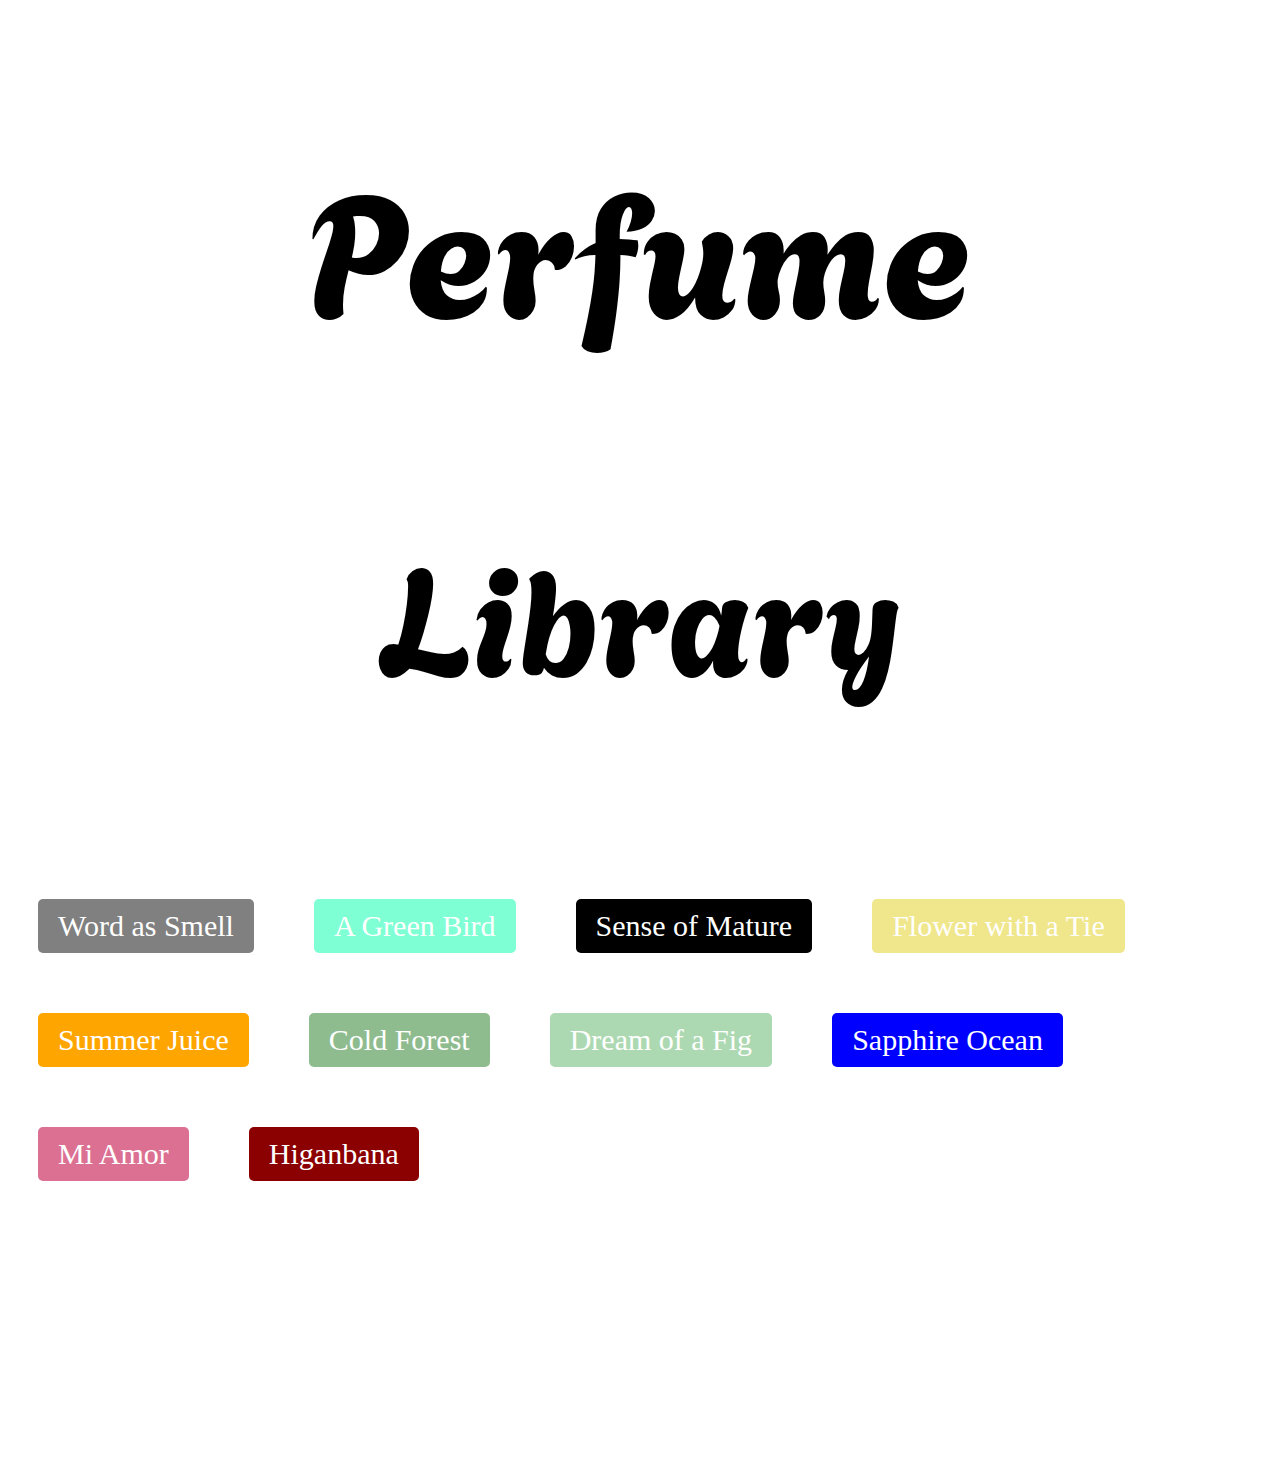
<file: index.html>
<!DOCTYPE html>
<html>
<head>
  <meta charset="utf-8">
  <meta name="viewport" content="width=device-width, initial-scale=1">
  <link rel="stylesheet" type="text/css" href="style.css">
  <title>Perfume Library</title>
</head>
<body>

<div class="topic">
  <p>Perfume</p>
</div>

<div class="topic2">
  <p>Library</p>
</div>


<div class="list">
  <a href="entries/entry1/index.html" class="name button" >Word as Smell</a>
  <a href="entries/entry2/index.html" class="name button1" >A Green Bird</a>
  <a href="entries/entry3/entry 3.html" class="name button2" >Sense of Mature</a>
  <a href="entries/entry4/entry 4.html" class="name button3" >Flower with a Tie</a>
  <a href="entries/entry5/index.html" class="name button4" >Summer Juice</a>
  <a href="entries/entry6/index.html" class="name button5" >Cold Forest</a>
  <a href="entries/entry7/index.html" class="name button6" >Dream of a Fig</a>
  <a href="entries/entry8/index.html" class="name button7">Sapphire Ocean</a>
  <a href="entries/entry9/index.html" class="name button8">Mi Amor</a>
  <a href="entries/entry10/index.html" class="name button9">Higanbana</a>
</div>

<div class="sentence">
  <marquee><strong>Let's see the visual side of smells</strong></marquee>
</div>

</body>
</html>
</file>
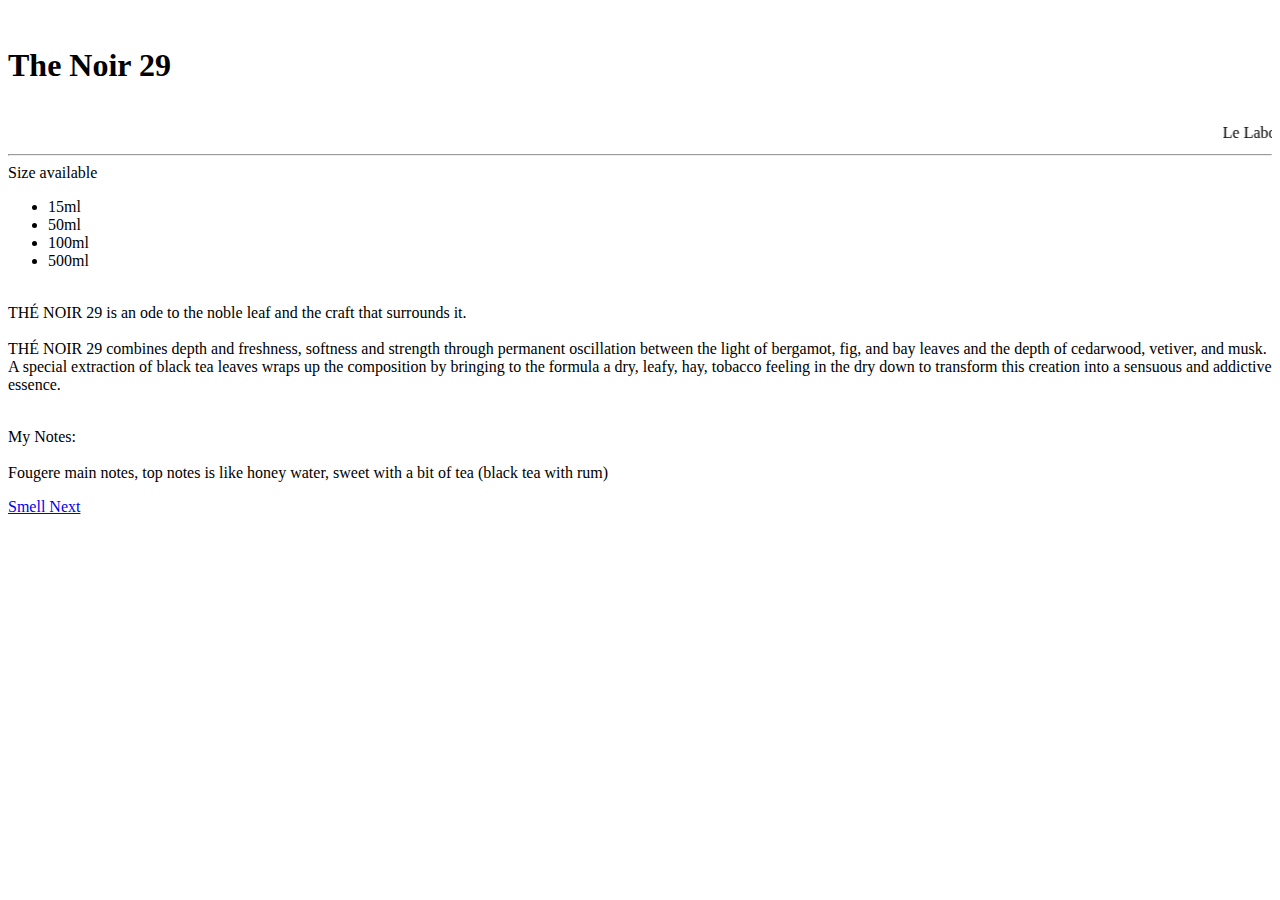
<file: entries/entry1/index.html>
<!DOCTYPE html>
<html>
<head>
	<meta charset="utf-8">
	<meta name="viewport" content="width=device-width, initial-scale=1">
	<title>Entry 1</title>
</head>

<body>
<br>
<h1>
	<strong>The Noir 29</strong>
</h1>
<br>
<marquee>Le Labo &nbsp &nbsp &nbsp &nbsp &nbsp &nbsp &nbsp &nbsp Le Labo &nbsp &nbsp &nbsp &nbsp &nbsp &nbsp &nbsp &nbsp Le Labo &nbsp &nbsp &nbsp &nbsp &nbsp &nbsp &nbsp &nbsp Le Labo &nbsp &nbsp &nbsp &nbsp &nbsp &nbsp &nbsp &nbsp Le Labo &nbsp &nbsp &nbsp &nbsp &nbsp &nbsp &nbsp &nbsp Le Labo &nbsp &nbsp &nbsp &nbsp &nbsp &nbsp &nbsp &nbsp Le Labo &nbsp &nbsp &nbsp &nbsp &nbsp &nbsp &nbsp &nbsp Le Labo &nbsp &nbsp &nbsp &nbsp &nbsp &nbsp &nbsp &nbsp Le Labo &nbsp &nbsp &nbsp &nbsp &nbsp &nbsp &nbsp &nbsp Le Labo &nbsp &nbsp &nbsp &nbsp &nbsp &nbsp &nbsp &nbsp Le Labo &nbsp &nbsp &nbsp &nbsp &nbsp &nbsp &nbsp &nbsp Le Labo &nbsp &nbsp &nbsp &nbsp &nbsp &nbsp &nbsp &nbsp Le Labo &nbsp &nbsp &nbsp &nbsp &nbsp &nbsp &nbsp &nbsp Le Labo &nbsp &nbsp &nbsp &nbsp &nbsp &nbsp &nbsp &nbsp Le Labo &nbsp &nbsp &nbsp &nbsp &nbsp &nbsp &nbsp &nbsp Le Labo &nbsp &nbsp &nbsp &nbsp &nbsp &nbsp &nbsp &nbsp Le Labo</marquee> 
	<hr>
	<p5>Size available</p5>
	<ul>
		<li>15ml</li>
		<li>50ml</li>
		<li>100ml</li>
		<li>500ml</li>
	</ul>
	<br>
	<p6>
		THÉ NOIR 29 is an ode to the noble leaf and the craft that surrounds it.
		<br>
		<br>
		THÉ NOIR 29 combines depth and freshness, softness and strength through permanent oscillation between the light of bergamot, fig, and bay leaves and the depth of cedarwood, vetiver, and musk. A special extraction of black tea leaves wraps up the composition by bringing to the formula a dry, leafy, hay, tobacco feeling in the dry down to transform this creation into a sensuous and addictive essence.
	</p6>
	<br>
	<br>
	<p>My Notes:
	<br>
	<br>
Fougere main notes, top notes is like honey water, sweet with a bit of tea (black tea with rum)</p>



<a href="../entry2/index.html">Smell Next</a>

</body>
</html>
</file>
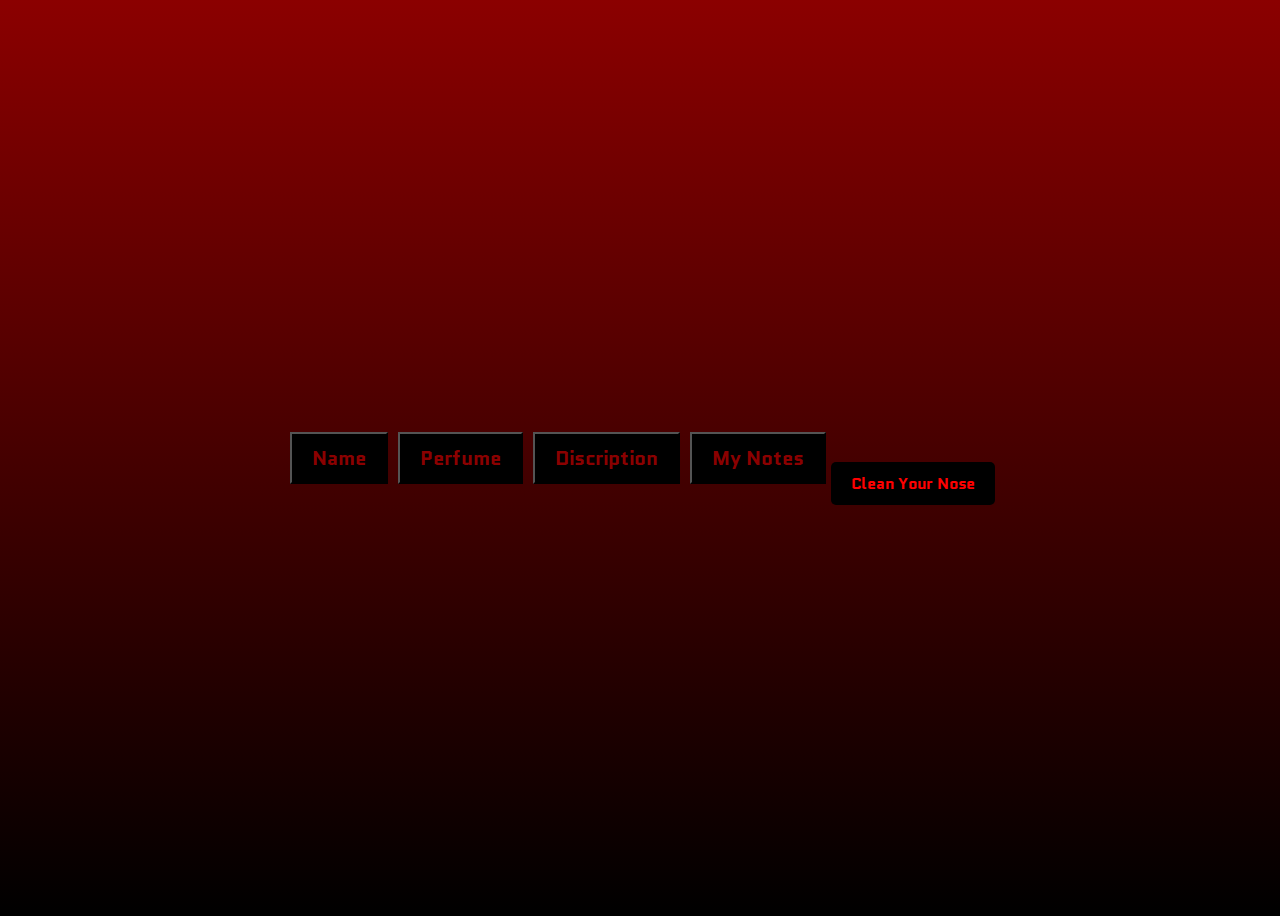
<file: entries/entry10/index.html>
<!DOCTYPE html>
<html>
<head>
	<meta charset="utf-8">
	<meta name="viewport" content="width=device-width, initial-scale=1">
	<link rel="stylesheet" type="text/css" href="style.css">
	<script src="https://ajax.googleapis.com/ajax/libs/jquery/3.7.1/jquery.min.js"> </script>
	<title>entry 10</title>
</head>


<body>

<div id="imageContent" class="content button2">
  <img src="img/perfume.png" alt="Placeholder Image">
</div>

<div id="textContent1" class="content button1">
  <p>Passage D' Enfer EXTRÊME</p>
</div>

<div id="textContent2" class="content button3">
  <p>Incense and woods all fired up, intensifying the sensuality of Passage d’Enfer. As the perfume’s heart swells with passion, natural florals prevail over balsamic incense smoke. A caress of creamy sandalwood suggests a softer, more mysterious base, the lily flamboyant, heady and joyful. Hell’s Passage, made heavenly.</p>
</div>

<div id="textContent3" class="content button4">
  <p>Moist wood smell, Medicinal smell (herbal), a little floral (lily)</p>
</div>

<button onclick="showContent('textContent1', 'button')">Name</button>
<button onclick="showContent('imageContent', 'button')">Perfume</button>
<button onclick="showContent('textContent2', 'button')">Discription</button>
<button onclick="showContent('textContent3', 'button')">My Notes</button>


	    <div class="navi"><a href="../../index.html" class="button">Clean Your Nose</a></div>

<script type="text/javascript" src="script.js"></script>

</body>
</html>
</file>
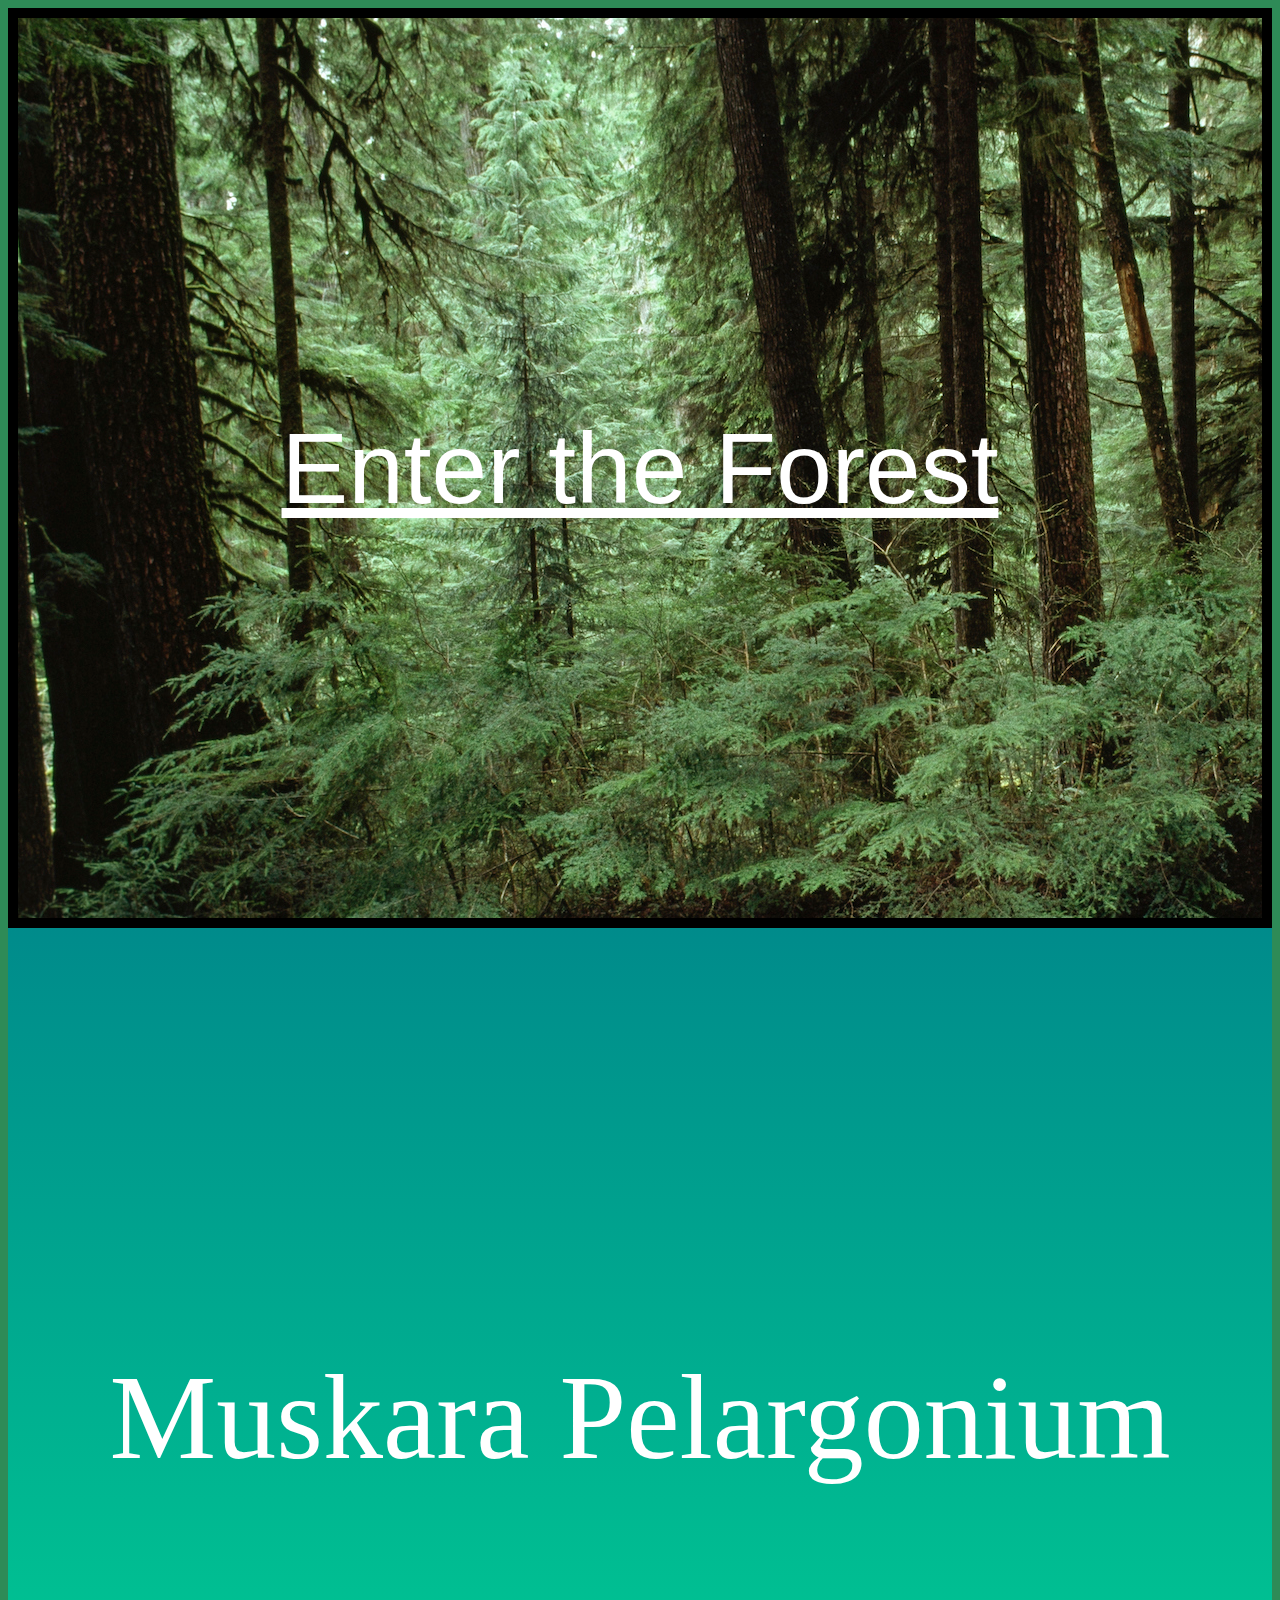
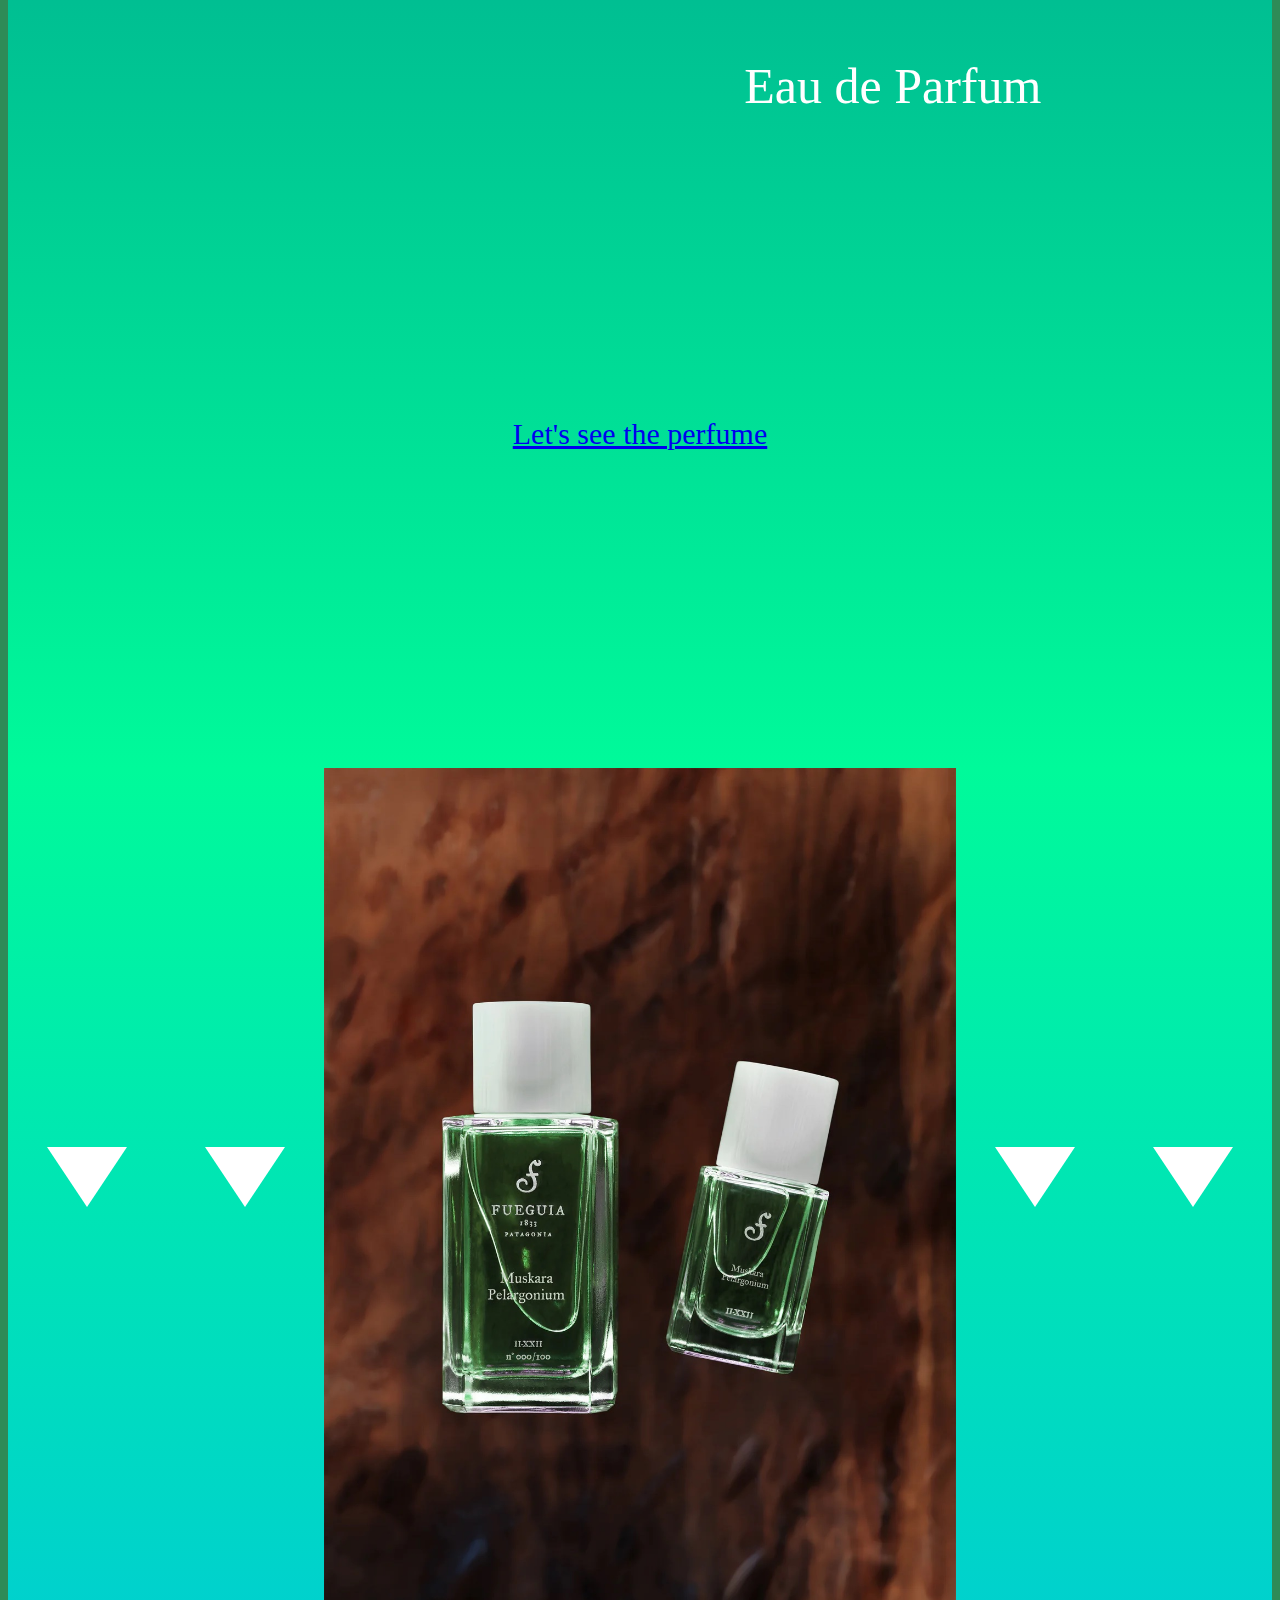
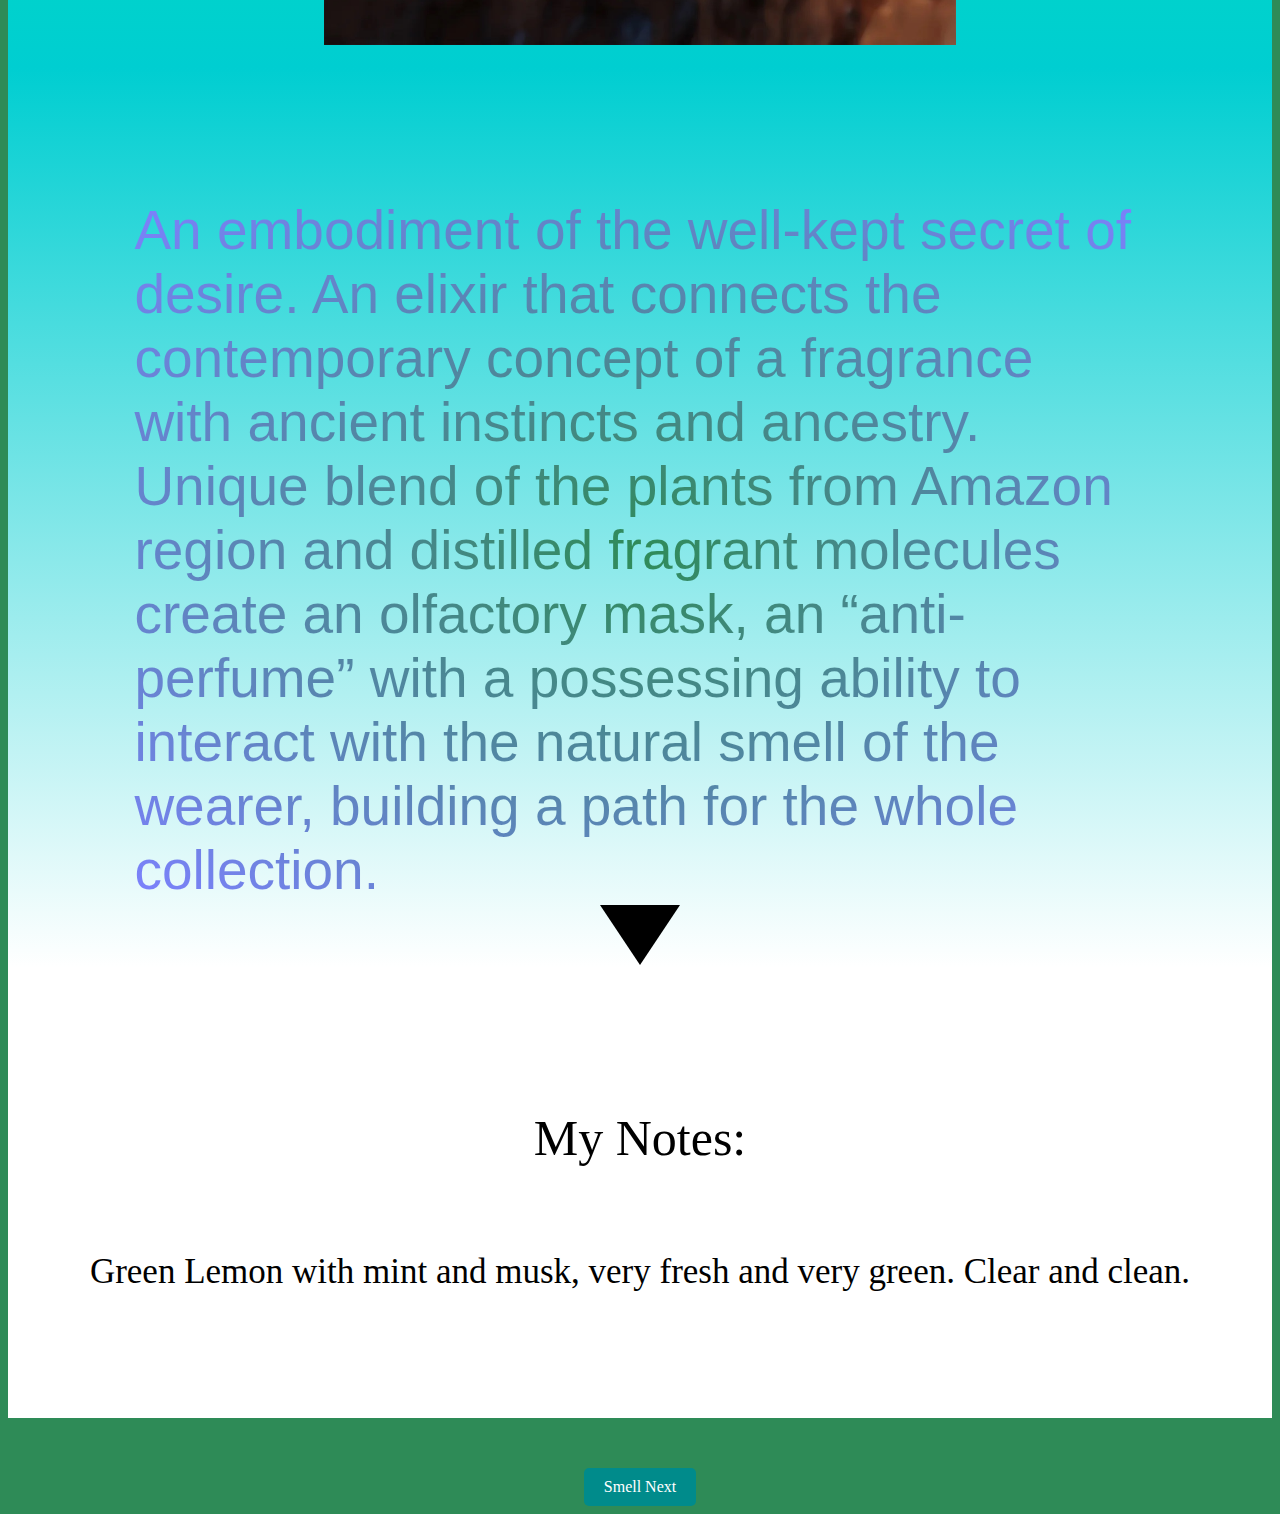
<file: entries/entry6/index.html>
<!DOCTYPE html>
<html>
<head>
  <meta charset="utf-8">
  <meta name="viewport" content="width=device-width, initial-scale=1">
  <link rel="stylesheet" type="text/css" href="style.css">
  <title>entry 6</title>
</head>

<body>

<div class="clickme">
  <p><a href="#prefume">Enter the Forest</a></p>
</div>

<div class="topic">
  <p class="name fueguia" id="prefume">Muskara Pelargonium</p>
  <p class="name type" >Eau de Parfum</p>
  <p class="see"><a href="#prefume.jpg">Let's see the perfume</a></p>
</div>

<div class="mainimg">
  <div class="down-arrow"></div>
  <div class="down-arrow"></div>
  <img class="bottle" id="prefume.jpg" src="img/prefume.jpg">
  <div class="down-arrow"></div>
  <div class="down-arrow"></div>
</div>

<div class="para">
  <p>An embodiment of the well-kept secret of desire. An elixir that connects the contemporary concept of a fragrance with ancient instincts and ancestry. Unique blend of the plants from Amazon region and distilled fragrant molecules create an olfactory mask, an “anti-perfume” with a possessing ability to interact with the natural smell of the wearer, building a path for the whole collection. 
  </p>
  <div class="down-arrow2"></div>
</div>
  
<div class="mynotes">
  <p class="my">My Notes:</p>
  <p class="notes">Green Lemon with mint and musk, very fresh and very green. Clear and clean.</p>
  </div>

  <div class="navi"><a href="../entry7/index.html" class="button">Smell Next</a></div>

</body>

</html>
</file>
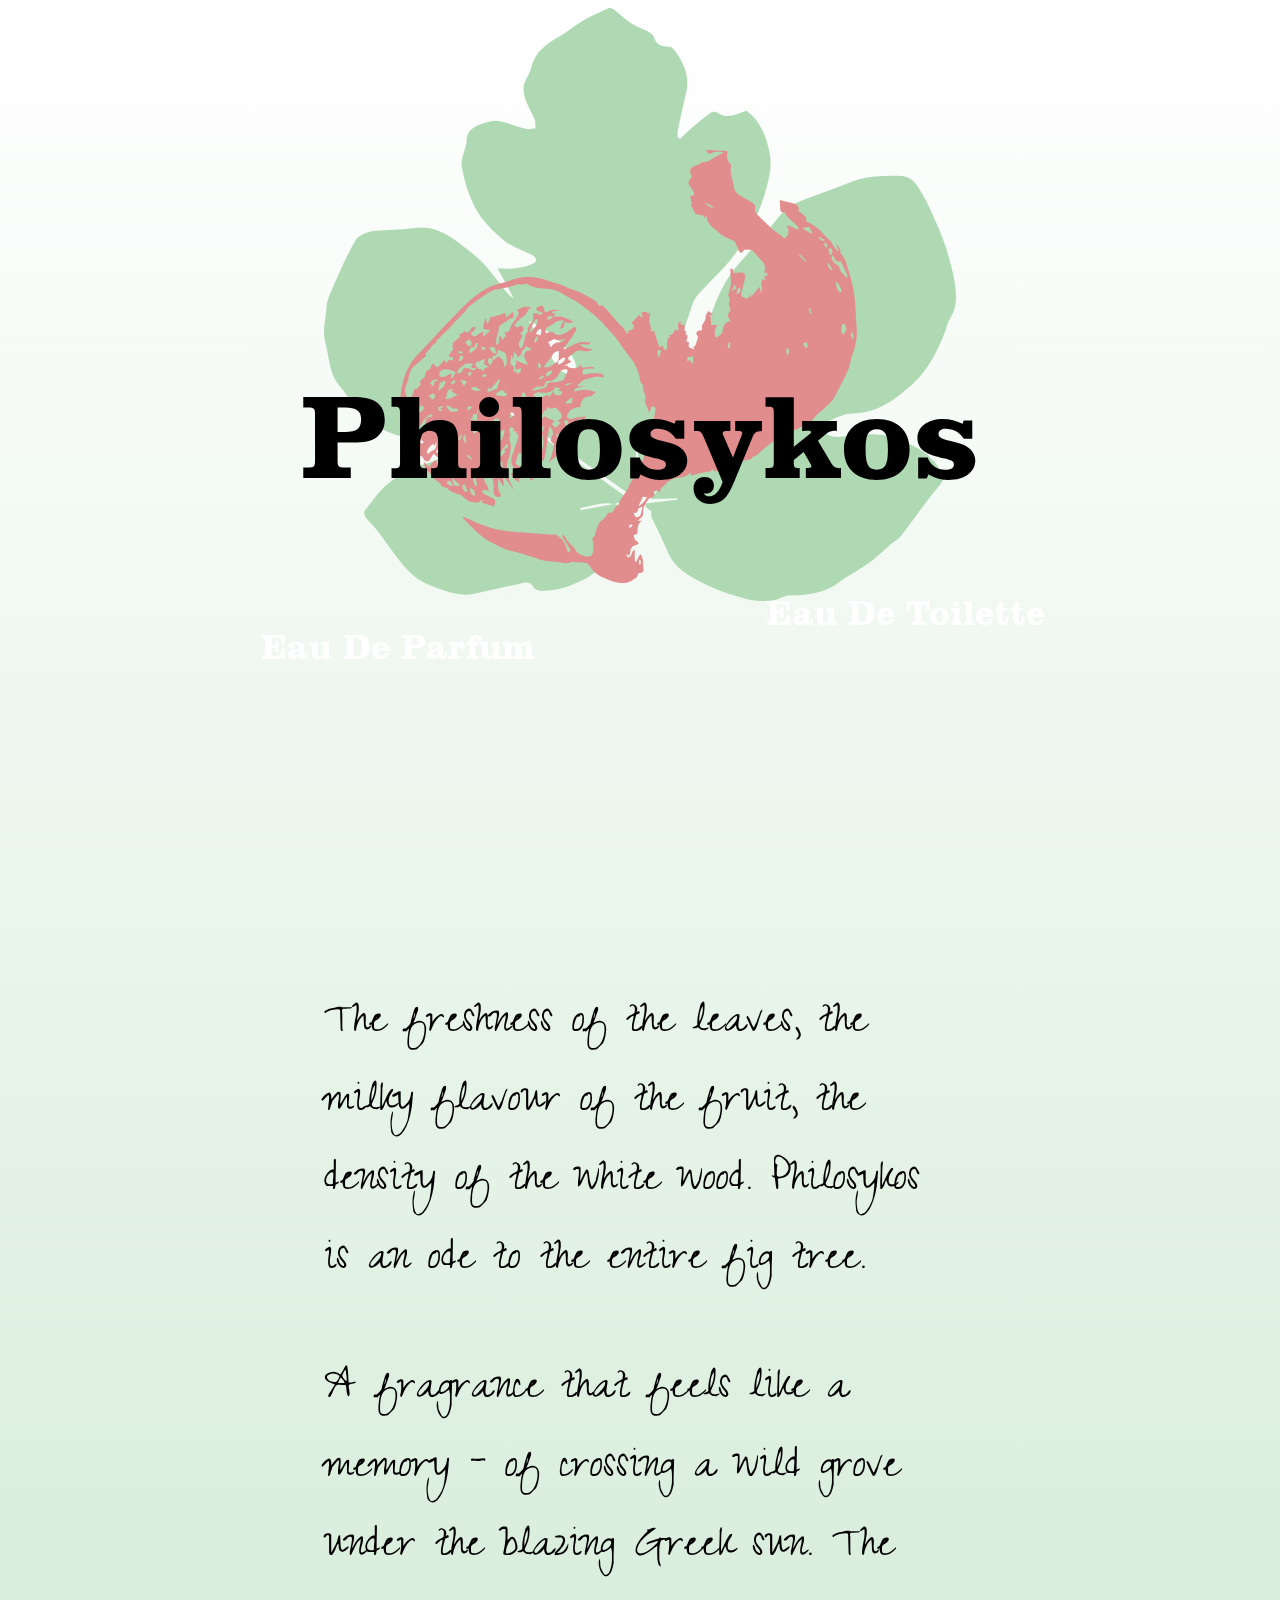
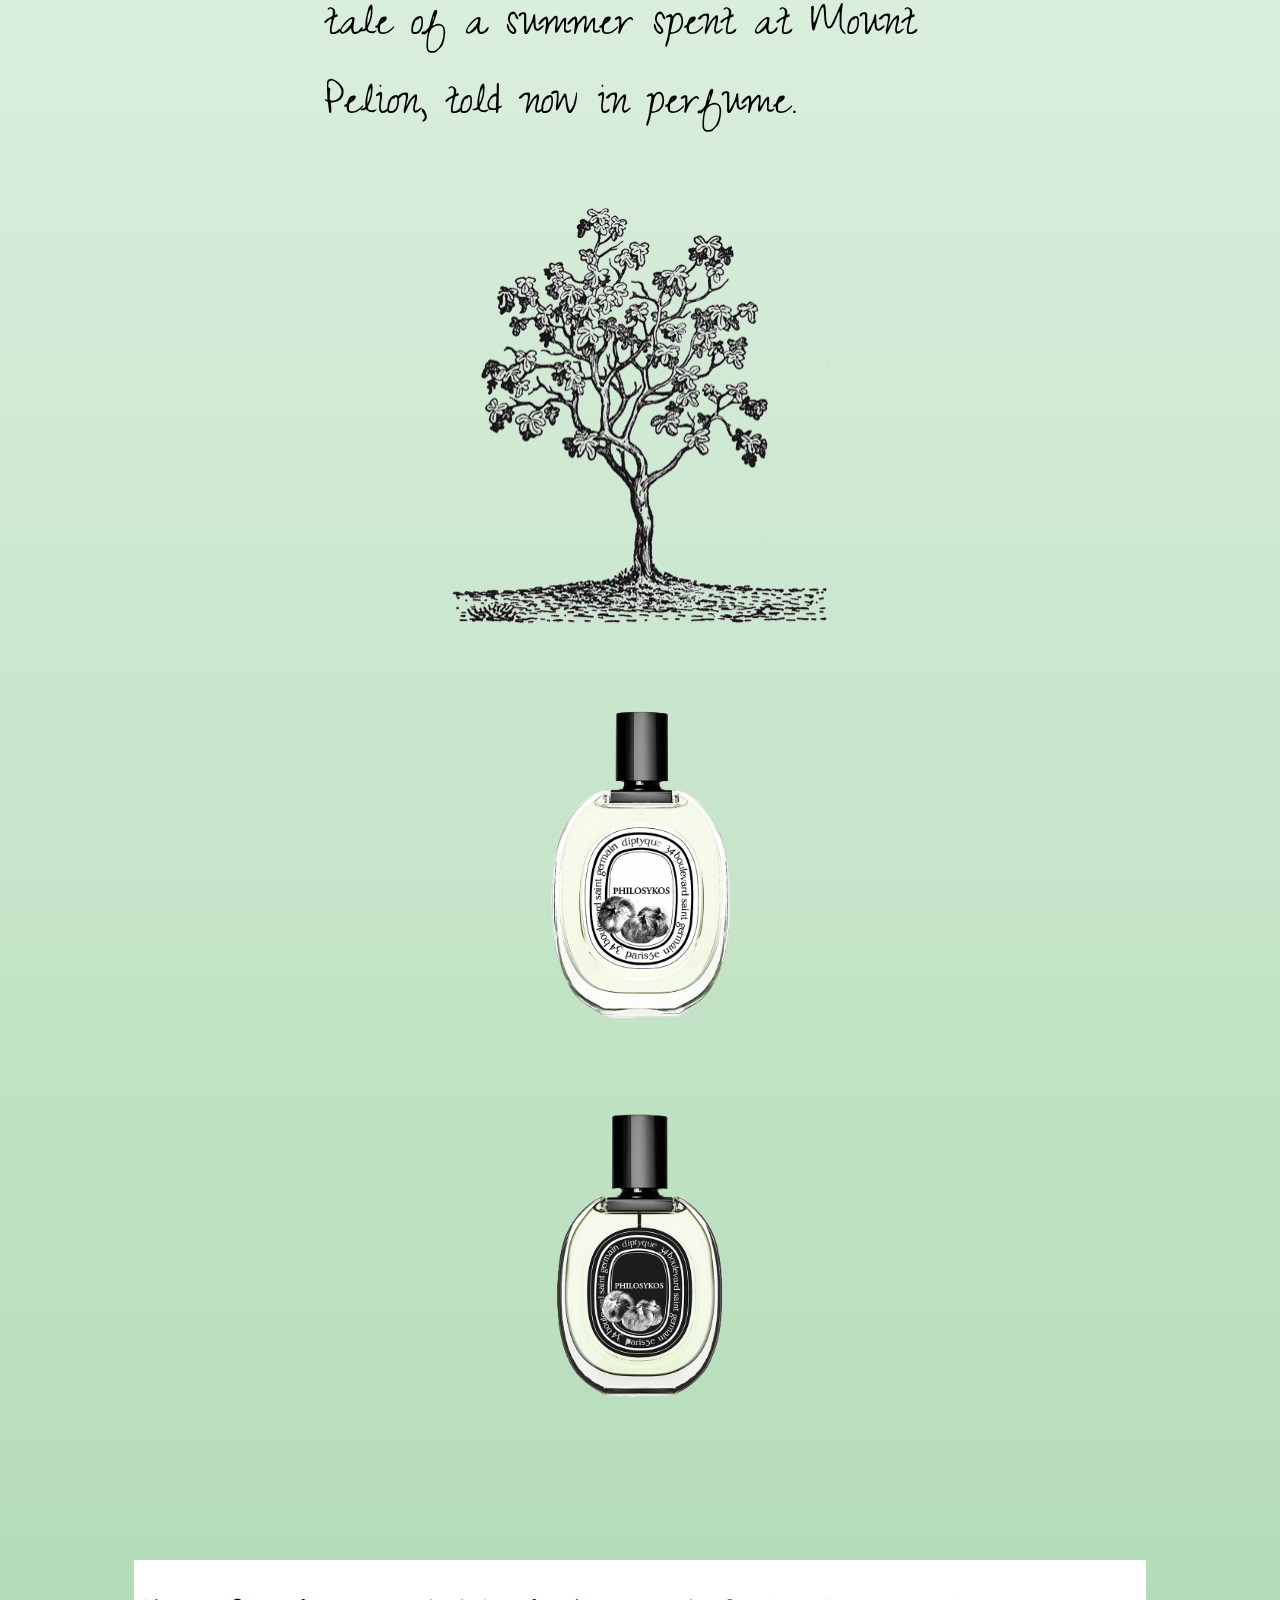
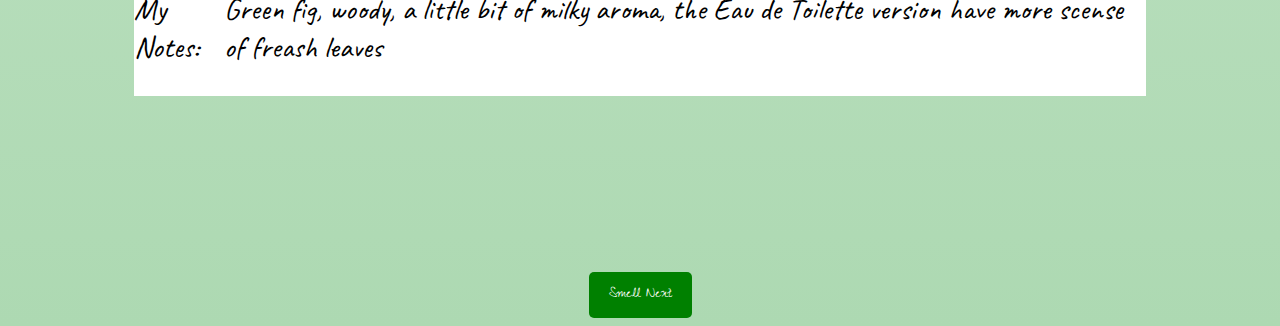
<file: entries/entry7/index.html>
<!DOCTYPE html>
<html>
<head>
  <meta charset="utf-8">
  <meta name="viewport" content="width=device-width, initial-scale=1">
  <link rel="stylesheet" type="text/css" href="style.css">
<link rel="apple-touch-icon" sizes="57x57" href="figfav.ico/apple-icon-57x57.png">
<link rel="apple-touch-icon" sizes="60x60" href="figfav.ico/apple-icon-60x60.png">
<link rel="apple-touch-icon" sizes="72x72" href="figfav.ico/apple-icon-72x72.png">
<link rel="apple-touch-icon" sizes="76x76" href="figfav.ico/apple-icon-76x76.png">
<link rel="apple-touch-icon" sizes="114x114" href="figfav.ico/apple-icon-114x114.png">
<link rel="apple-touch-icon" sizes="120x120" href="figfav.ico/apple-icon-120x120.png">
<link rel="apple-touch-icon" sizes="144x144" href="figfav.ico/apple-icon-144x144.png">
<link rel="apple-touch-icon" sizes="152x152" href="figfav.ico/apple-icon-152x152.png">
<link rel="apple-touch-icon" sizes="180x180" href="figfav.ico/apple-icon-180x180.png">
<link rel="icon" type="image/png" sizes="192x192"  href="figfav.ico/android-icon-192x192.png">
<link rel="icon" type="image/png" sizes="32x32" href="figfav.ico/favicon-32x32.png">
<link rel="icon" type="image/png" sizes="96x96" href="figfav.ico/favicon-96x96.png">
<link rel="icon" type="image/png" sizes="16x16" href="figfav.ico/favicon-16x16.png">
<link rel="manifest" href="figfav.ico/manifest.json">
<meta name="msapplication-TileColor" content="#ffffff">
<meta name="msapplication-TileImage" content="figfav.ico/ms-icon-144x144.png">
<meta name="theme-color" content="#ffffff">
  <title>entry 7</title>
</head>

<body>

<div class="phy">
  <div class="text">Philosykos</div>

<?xml version="1.0" encoding="UTF-8"?>
<svg id="Layer_1" data-name="Layer 1" xmlns="http://www.w3.org/2000/svg" viewBox="0 0 527.13 494.55">
  <defs>
    <style>
      .cls-1 {
        fill: #aed9b3;
      }

      .cls-1, .cls-2 {
        stroke-width: 0px;
      }

      .cls-2 {
        fill: #e28d8d;
      }
    </style>
  </defs>
  <path class="cls-1" d="m279.98,400.67c-2.5,1.71-4.9,3.58-7.52,5.08-1.85,1.06-4.35,2.62-5.89,2.07-1.33-.47-2.25-3.57-2.41-5.58-1.08-13.42-1.91-26.87-2.84-40.31-.08-1.08-.29-2.16-1.64-3.2.63,16.23,1.27,32.47,1.9,48.7-.77.42-1.55.84-2.32,1.26-38.19-26.79-76.38-53.58-114.57-80.37-.17.14-.33.28-.5.43,2.26,2.2,4.29,4.73,6.82,6.55,32.38,23.31,64.84,46.52,97.26,69.78,1.58,1.14,2.99,2.53,5.21,4.43-4.43,1.66-7.95,2.99-11.47,4.31-9.96-2.28-18.87,1.87-28.24,3.23.1.6.2,1.2.29,1.8,9.3-1.74,18.61-3.48,27.91-5.22q12.17,1.64,7.66,14.03c-2.83,7.8-4.58,16.21-8.67,23.28-5.86,10.14-12.53,19.86-23.81,25.54-11.84,5.97-23.84,10.35-37.25,9.48-1.73-.11-4.28-1.07-4.9-2.37-2.64-5.56-6.69-4.73-11.38-3.62-12.78,3.04-25.58,6.05-38.46,8.61-12.89,2.56-24.3-2.27-36.16-6.85-10.16-3.92-17.42-10.5-23.9-18.28-7.25-8.71-13.46-18.27-20.37-27.27-2.97-3.87-6.76-7.1-9.76-10.94-1.08-1.39-1.97-4.53-1.21-5.51,6.15-7.87,11.76-16.58,19.39-22.75,9.74-7.9,20.81-14.2,33.48-17.32,5.36-1.32,10.69-4.62,14.88-8.32,5.47-4.83,3.76-9.22-3.59-10.46-4.4-.74-8.93-.89-13.4-.94-17.84-.18-33.8-6.03-48.53-15.73-.38-.25-.88-.38-1.14-.71-7.77-10.04-15.54-20.08-23.27-30.15-7.67-10-7.13-22.39-10.34-33.71-3.05-10.79.44-20.32.86-30.36.21-5.13,2.58-10.35,4.75-15.18,6.1-13.59,11.88-27.43,19.37-40.25,2.43-4.15,9.51-6.93,14.86-7.76,10.93-1.69,22.24-.85,33.19-2.45,21.38-3.11,35.13,9.84,50.02,21.52,11.01,8.63,18.57,19.92,26.97,30.65,1.91,2.44,4.1,4.65,7.06,6.38-4.15-7.64-8.3-15.28-13.56-24.96,6.35-.03,10.87.48,15.21-.21,5.2-.83,10.83-1.71,15.16-4.38,3.99-2.45.4-5.6-2.33-7-5.98-3.07-12.42-5.29-18.26-8.58-3.92-2.21-7.27-5.52-10.63-8.6-3.27-3-6.36-6.23-9.27-9.57-11.51-13.2-16.4-29.52-19.67-46.07-1.17-5.93,2.24-12.77,3.56-19.2.04-.21.29-.4.29-.6-.37-13.51,9.9-15.93,19.66-18.44,3.07-.79,6.7-.57,9.82.21,6.94,1.74,13.65,4.35,20.59,6.11,2.32.59,5.03-.32,7.56-.55-.26-2.51.03-5.24-.87-7.49-3.13-7.79-8.17-14.51-9.1-23.54-.82-8,4.89-12.73,6.35-19.42,2.73-12.56,12.1-19.63,22.71-25.69,7.07-4.04,13.31-9.52,20.35-13.62,6.84-3.99,14.16-7.17,21.4-10.43,1.08-.49,3.15.1,4.21.92,4.95,3.8,9.43,8.26,14.61,11.68,4.21,2.78,9.29,4.2,13.77,6.62,2.07,1.12,4.62,2.89,5.23,4.89,1.95,6.42,6.49,7.85,12.3,8.13,1.56.07,3.59,1.05,4.49,2.28,7.62,10.43,13.49,21.42,10.3,35.1-2.46,10.56-4.81,21.15-7.05,31.76-.43,2.02-.1,4.21-.12,6.32.67.43,1.35.86,2.02,1.29,3.72-3.51,7.33-7.15,11.19-10.49,4.52-3.9,9.11-7.74,13.99-11.16,1.4-.98,4.57-1.33,5.77-.42,8.74,6.58,16.63.92,24.45-1.28,12.24,9.28,16.98,22.93,19.49,36.55,1.66,9.01-.6,19.23-3.05,28.39-2.94,10.96-7.17,21.75-12.29,31.89-5,9.9-11.02,19.53-18.03,28.11-8.43,10.33-18.97,18.94-27.38,29.28-3.97,4.88-5.13,12.05-7.52,18.2-.95,2.45-1.73,4.96-2.73,7.39-1.7,4.11-4.01,8.04-5.15,12.29-1.92,7.15,3.52,9.2,8.74,11.17,5.15,1.94,7.31-1.85,8.61-5.27,3.6-9.41,6.41-19.13,9.87-28.6,5.47-14.96,11.67-29.46,22.66-41.57,11.98-13.21,23.51-26.85,34.78-40.68,7.73-9.48,18.65-12.63,29.29-16.6,9.82-3.67,19.71-7.14,29.44-11.03,13.12-5.25,26.58-5.41,40.53-5.34,10.93.05,14.51,7.28,18.47,13.75,5.89,9.63,10.24,20.25,14.69,30.68,3.27,7.67,6.08,15.6,8.33,23.63,2.39,8.53,4.65,17.24,5.54,26.01.87,8.55.64,17.3-4.66,25.11-2.05,3.02-2.59,7.05-3.96,10.56-6.36,16.4-14.28,32.25-27.38,44.01-14.13,12.69-29.35,24.23-50.24,24.42-6.56.06-13.24,3.67-19.56,6.36-1.96.84-4.3,4.21-4.02,6.05.36,2.39,2.79,5.61,5.01,6.31,3.64,1.16,7.93,1.18,11.79.62,14.1-2.05,28.79-3.52,41.9,1.15,14.03,5,28.43,11.01,37.41,25.16,3.66,5.76,5.64,8.2.35,14.4-11.43,13.42-21.3,28.17-32.07,42.17-1.98,2.57-5.31,4.05-7.87,6.22-6.65,5.63-12.88,11.82-19.91,16.91-7.89,5.72-16.96,9.87-24.63,15.83-9.13,7.09-19.61,8.88-30.38,10.29-3.93.52-8.08-.32-11.93.45-4.39.88-8.49,3.85-12.83,4.15-6.86.48-14.11.58-20.68-1.13-11.36-2.95-22.91-6.25-33.3-11.52-13.12-6.66-27.08-13.04-33.3-28.43-4.01-9.9-9.05-19.38-13.5-29.1-.43-.95.06-2.33.17-4.2-1.12-.9-3.12-2.5-5.12-4.11.08-.84.16-1.68.24-2.52,8.81-.98,17.62-1.97,26.43-2.95-.01-.44-.02-.89-.03-1.33-6.93.22-13.86.44-22.32.71,3.16-3.83,5.37-6.5,7.57-9.19,12.59-12.61,25.18-25.2,37.78-37.8-9.11,7.07-17.24,15.1-25.1,23.38-4.43,4.66-8.44,9.73-12.64,14.61Zm-109.17-139.77c7.81,12.65,15.33,25.49,23.61,37.83,2.78,4.14,8.01,8.65,13.07,4.8,5.07-3.86,1.54-9.6-1.16-13.86-8.52-13.42-21.32-21.84-35.52-28.77Z"/>
  <path class="cls-2" d="m163.13,395.68c-3.17-1.57-5.56-3.95-7.53-7.07.57-.3.9-.53,1.28-.67,2.53-.93,2.99-2.56,1.3-4.72-2.56-3.25-2.51-9.02-.19-12.5.71-1.07.57-2.67.98-3.98.37-1.17.96-2.27,1.58-3.7.29-1.11.55-2.63,1.08-4.06.51-1.36,1.12-2.46-.56-3.57-.61-.4-.65-1.66-1-2.64-.6.11-1.24.23-2.09.38l.53-2.58c-1.03-.46-1.92-.85-2.93-1.3-.79,1.79-1.79,3.51-.32,5.46.24.32.44.97.28,1.23-2.25,3.7.94,7.23.28,10.85-.55,3.06-.66,6.3-1.81,9.12-3.43,8.36-.89,15.75,2.93,23.08.59,1.12,1.08,2.29,1.47,3.14-3.04-4.07-6.21-8.3-9.56-12.77.16,1.27.27,2.47.48,3.66.16.94.58,1.85.63,2.79.06,1.15-.14,2.32-.23,3.48-.57-.96-1.12-1.93-1.73-2.86-.75-1.12-1.56-2.2-2.53-3.56-.45,4.95-.71,9.43,2.17,13.41.13.18-.69,1.5-1.07,1.5-3.9,0-5.15-1.43-5.13-5.52.01-2.16.14-4.34-.17-6.46-.39-2.65-1-5.3-1.9-7.81-.32-.88-2.39-2.09-2.6-1.91-1.36,1.15-3.47,2.74-3.37,4.03.2,2.46-.02,5.19,2.15,7.46,1.31,1.37,1.37,3.93,2.09,6.26-1.9-2.09-3.81-3.06-6.06-.26.9.67,1.71,1.42,2.65,1.95,2.22,1.27,4.53,2.37,6.73,3.67,2.41,1.42,2.44,2.07.75,6.58-3.41-1.08-6.81-2.16-10.39-3.29.38-.64.68-1.16,1.18-2-.92.12-1.87.02-1.99.29-1.1,2.44-3.4,1.44-4.97,1.43-2.14,0-4.45-.71-6.35-1.73-1.74-.93-2.9-2.87-4.56-4.01-1.16-.8-2.73-1.02-4.12-1.5-.94-.33-1.91-.61-2.81-1.04-1.18-.56-2.38-1.15-3.43-1.91-.51-.37-.72-1.16-1.04-1.73-3.05.13-5.1-1.44-6.7-3.91-.41-.64-1.07-1.27-1.75-1.55-2.92-1.19-4.08-3.99-5.88-6.21-.38-.46-.59-1.24-1.06-1.42-3.27-1.24-3.92-3.99-4.28-6.98-.06-.49-.48-.93-.29-1.77,1.33,1.39,2.67,2.77,4.48,4.65.84-1.27,1.63-2.71,2.66-3.95.72-.86,1.78-1.43,2.68-2.13.46.83.92,1.65,1.36,2.49,1.14,2.13,2.12,4.37,3.47,6.36.95,1.39,2.16.97,2.66-.58.35-1.06.41-2.21.58-3.32.3-1.95.64-3.9.83-5.86.07-.71-.17-1.49-.4-2.18-.42-1.23-.95-2.42-1.43-3.65-2.96,1.2-4.01,3.65-2.9,6.96.3.91.1,1.99-.39,3.14.48-4.28-3.12-5.86-5.44-8.78-1.18,1.96-2.29,3.79-3.37,5.63-.72,1.24-3.22,1.14-4.51-.33-.66-.75-.9-1.96-1.65-2.54-1.09-.84-2.61-1.95-3.71-1.74-1.19.23-1.76,1.74-.87,3.42.96,1.82,1.18,4.01,2.05,5.9.63,1.37,1.71,2.55,2.71,3.71,1.01,1.17,2.33,2.11,3.22,3.36.38.54,0,1.61-.05,2.44-.69-.33-1.7-.47-2.02-1.01-2.9-4.93-6.02-9.78-8.41-14.96-2.68-5.82-4.93-11.87-6.9-17.97-4.8-14.89-6.01-29.99-2.11-45.34,2.31-9.09,6.14-17.07,13-23.83,9.01-8.88,17.14-18.64,26.01-27.66,8.08-8.22,15.8-16.89,25.4-23.45,5.01-3.43,10.36-6.18,16.49-7.44,4.64-.95,9.05-3.03,13.66-4.17,9.49-2.34,18.75-1.09,27.83,2.3,3.44,1.29,7.02,2.22,10.54,3.31.33.1.68.18.97.36,5,2.91,10.77,3.92,15.88,6.54,2.53,1.3,4.94,2.83,7.4,4.26,1.44.83,3.05,1.47,4.25,2.57,1.02.93,1.56,2.39,2.37,3.71,2.27-1.9,3.31.87,4.99,1.49l-.06-.08c4.01,4.66,8.01,9.33,12.05,13.97.42.48,1.05.78,1.53,1.22.56.52,1.16,1.03,1.59,1.66,1.14,1.64,2.19,3.34,3.28,5.02.27-.16.54-.31.81-.47-.07-.71-.14-1.42-.22-2.24.8-.18,1.59-.24,2.29-.53.89-.37,2.5-1.17,2.44-1.36-.39-1.24.97-2.79-.98-3.87-1.42-.79-.43-1.79.74-2.45.66-.37,1.06-1.16,1.61-1.74,1.03-1.09,2.08-2.17,3.17-3.3,1.05.87,1.79,1.48,3.12,2.58-.45-2.05-.72-3.32-1.05-4.84,2.16-.03,4.35-1.49,5.36,1.74.43-.69.71-1.14.98-1.59.27.05.53.09.8.14-.25,2.32-.71,4.64-.66,6.95.04,1.73.72,3.45,1.17,5.17.1.39.71.89.61,1.06-2.19,3.66,1.11,1.92,2.06,2.23,1.53,4.58,3.03,9.06,4.5,13.47.79-.24,1.87-.56,3.1-.93.26,1.19.45,2,.64,2.87,1.8.27,2.91.17,2.7-2.16-.19-2.04-.05-4.16.35-6.16.18-.89,1.37-1.57,2.27-2.51-.1-.09-.42-.39-.8-.75.22-.09.46-.14.64-.27,1.08-.77,2.86-1.4,3.1-2.38.64-2.69,1.81-2.7,3.9-1.11.34-3.05-1.85-6.37,1.94-8.6-.31,2-.73,4.06,2.3,3.15.25-.08.98.43.98.68.04,1.55-.06,3.11-.11,4.73l1.56.32c-.32.92-.59,1.72-.88,2.56,2.08-.22,2.24,1.32.7,5.8,1.44.06,2.73-.05,2.16,2.29-.38,1.55-.2,3.66,2.61,3.32.53-.06,1.17.69,2.32,1.43-.57-1.34-.88-2.07-1.08-2.54.65-.49,1.42-.78,1.67-1.31.5-1.08.68-2.3,1.08-3.44.59-1.68,1.94-3.1.16-5.1-1.21-1.35.23-3.67,2-3.76,2.31-.12,2.69-.74,2.18-2.78-.2-3.3,3.47-4.94,3.04-8.57-.18-1.48,1.38-3.16,2.24-4.95,1.53,1.13,2.7,1.99,3.98,2.94-1.31.46-2.23.79-3.15,1.12.55.34,1.09.68,1.3.81.03,2.3.07,4.58.1,6.49,1.86.14,3.52.27,5.18.39-.02.25-.04.49-.06.74-2.15,1.13-2.62,7.38-.82,9.81,1.58-1.13,3.35-2.09,4.67-3.47.71-.74.8-2.19.93-3.35.32-2.9,1.43-5.26,4.19-6.53.69-.32,1.51-.35,2.29-.51-2.88-4.19-2.7-5.53-.18-8.62.39-.48-.27-1.83-.46-2.77-.24-1.19-1.07-2.63-.66-3.52,1.3-2.89-.1-5.16-.69-6.7.65-2.44,1.14-4.13,1.53-5.84.33-1.43.77-2.89.75-4.33-.03-3.22-.33-6.44-.48-9.66-.04-.75.04-1.5.06-2.25.56.03,1.43-.16,1.63.12.47.67.63,1.55.88,2.36.07.21-.02.48-.07,1.1,2.19-.43,4.28.02,6.4-.67.67-.22,1.89.36,2.45.95.64.68,1.27,1.86,1.14,2.7-.4,2.64-1.15,5.22-1.79,7.82-.36,1.48-.83,2.93-1.13,4.42-.26,1.3-.37,2.62-.53,3.86.95.56,2.1,1.24,3.24,1.92,2.98,1.05,3.23-1.82,4.7-3.51-.13.81-.26,1.62-.38,2.43.18.11.35.22.53.33,2.23-2.85,4.47-5.69,6.98-8.89.57,1.84,1.06,3.41,1.54,4.98.26-.03.51-.06.77-.08-.13-2.2-.26-4.41-.38-6.61-.24,0-.47.01-.71.02.29-.82.69-1.61.84-2.45.13-.71,0-1.48-.03-2.31,1.17.54,2.16.99,3.16,1.45-.83-2.04-2.26-3.83,1.22-4.41.27-.05.65-1.05.51-1.44-.15-.43-.83-.83-1.33-.92-.49-.08-1.05.25-1.77.46,1.7-3.3,1.13-7.1-1.33-9.83-2.7-3.01-5.37-6.05-8.16-8.98-.47-.49-1.48-.57-2.26-.63-1.36-.11-2.74-.06-4.67-.09.05-.08-.24.52-.64,1.03-1.72,2.2-2.81,2.09-3.99-.47-1.03-2.24-1.91-4.55-2.87-6.82-.13-.31-.29-.73-.56-.85-2.01-.89-4.09-1.63-6.07-2.58-1.67-.8-3.38-1.65-4.83-2.78-2.23-1.73-4.03-4.11-6.42-5.51-2.71-1.57-3.96-3.98-5.21-6.5-.57-1.14-.69-2.51-1.21-4.56-.53,1.29-.75,1.84-.98,2.38-.09-.03-.34-.04-.37-.13-.92-2.73-3.44-1.73-5.28-2.35-1-.34-2.19-.89-2.7-1.72-1.27-2.06-2.21-4.32-3.41-6.78.05-.04.49-.38.96-.74-.56-2.35-1.13-4.71-1.59-6.6,1.07-.04,2.45.3,3.01-.23.5-.47.41-2.08,0-2.88-.98-1.89-2.24-3.66-3.51-5.39-1.59-2.17-.56-5.72,2.19-6.58-.72-2.71-2.98-5.84-.34-8.19,2-1.78,5.02-2.41,7.71-3.61-.1-.13-.44-.57-.87-1.12,3.63.35,6.78-.33,9.78-2.56,2.6-1.93,5.74-3.12,8.63-4.67.33-.18.54-.58,1.09-1.19-3.63-.25-6.78-.75-9.93.87-1.19.61-3.04.86-3.38-1.53-.05-.36-1.02-.58-2.27-1.24,3.68.19,6.66.34,9.65.5,2.94.17,5.88.35,9.23.56.04.55.37,1.69.14,2.71-.7,3.03.02,5.49,2.33,7.58.51.46,1.04,1.43.89,1.99-1.46,5.42.96,10.31,1.93,15.39.11.6.41,1.18.42,1.77.06,4.51,3.32,6.57,6.6,8.54,3.02,1.82,6.24,3.32,9.18,5.26.99.66,2.2,2.5,1.92,3.32-1.24,3.64,1.25,5.73,3.11,7.74,3.69,3.97,7.75,7.62,11.82,11.22,2.06,1.83,4.39,3.4,6.77,4.82,1.21.72,1.85,3.53,4.14,1.43,1.57-1.45,2.46-4.91,1.63-6.94-.29-.7-.58-1.4-.99-2.37,4.02-1.14,6,3.39,10.12,2.78-.91-1.39-1.53-2.77-2.52-3.76-2.41-2.39-5.1-4.51-7.47-6.94-.83-.85-1.05-2.3-1.56-3.5-3.17.46-4.37-.71-4.26-4.07.06-1.77-.14-3.54-.26-6.15,4.47,1.15,8.43,2.1,12.35,3.19,2.77.77,4.06,3.1,3.18,5.7,2,1.64,4.25,3.14,6,5.09.74.83.45,2.59.66,4.22.94.36,2.36.72,3.59,1.43,1.9,1.1,3.67,2.44,5.49,3.68,2.32,1.59,3.91,3.85,5.74,5.93,1.83,2.08,4.1,3.76,6.09,5.71.43.42.35,1.33.72,1.87,1.36,2,2.8,3.93,4.21,5.89.37-.22.75-.45,1.12-.67-.97-2.11-1.93-4.23-2.9-6.34,1.62,2.57,4.85,4.3,4.15,8.03-.05.27.17.7.4.91,3.98,3.6,4.79,8.81,6.33,13.48,2.11,6.4,3.66,13.03,4.81,19.68.95,5.47,1,11.09,1.38,16.65.37,5.44.89,10.88.91,16.32.02,6.73-1.66,13.16-4.13,19.45-1.16,2.94-1.17,6.32-2.26,9.29-1.43,3.87-3.35,7.57-5.17,11.29-1.95,3.96-4.16,7.79-6.03,11.79-2.33,4.98-6.38,8.36-10.37,11.86-2.54,2.23-5.32,4.29-7.39,6.9-4.57,5.78-11.08,8.12-17.46,10.87-4.05,1.75-8.12,3.58-11.83,5.93-4.83,3.06-9.36,6.6-13.93,10.05-1.77,1.34-3.24,3.06-4.97,4.47-.9.74-2.11,1.09-3.09,1.75-.64.44-1.12,1.13-1.28,1.29-1.43.45-2.42.78-3.43,1.06-.73.2-1.49.3-2.22.51-3.2.95-6.39,1.97-9.6,2.86-2.6.73-5.47.66-7.19,3.48-.33.54-2.25.06-3.42.16-.76.06-2.09.16-2.18.5-.82,3.17-2.27,2.11-3.86.72-.19-.16-.46-.22-.87-.4-.67.81-1.35,1.64-2.03,2.47-.11-.27-.21-.54-.32-.82-1.24.27-2.49.52-3.73.8-1.94.44-3.87.87-5.8,1.34-2,.49-3.99,1.02-6.16,1.57l.52-2.53c-2.39,1.38-4.33,2.94-6.54,3.67-2.23.74-4.73.61-7.1.99-.86.14-1.71.59-2.49,1.02-1.24.69-2.42,1.48-3.72,1.99-1.13,1.23-2.1,2.66-3.41,3.64-1.72,1.28-3.03,2.51-2.46,5.25-1.05-.57-2.11-1.15-3.42-1.86-1.35.44-2.47,1.1-1.51,3.24.23.52-.58,2.17-1.1,2.26-4.33.78-5.53,4.59-7.33,7.61-.91,1.54-.93,3.75-.92,5.66.01,2.17-.76,3.62-2.59,4.71-.61.36-.99,1.11-1.77,2.04,1.53-.02,2.58-.04,3.62-.05-3.3,1.65-3.74,4.59-3.92,7.68-.07,1.26-.23,2.52-.29,3.12-1.46.64-3.12,1.19-3.08,1.37.32,1.44.91,2.82,1.55,4.17.12.25.94.11,1.18.38.6.66,1.06,1.45,1.57,2.18-.7.45-1.35,1.15-2.12,1.3-3.05.61-4.37,1.95-4.75,5.01-.15,1.23-.49,2.44-.81,4.01-1.09-.61-1.72-.96-2.34-1.31-.11.11-.34.29-.32.34.39.78.92,2.24,1.22,2.2.96-.14,2.09-.64,2.67-1.38.59-.75.47-2.02.93-2.93.36-.71,1.13-1.22,2.16-2.26.07,3.97.12,7.01.17,10.06.4.05.8.1,1.19.15.76-1.59,1.49-3.19,2.31-4.75.28-.53.79-.95,1.2-1.41.34.45.75.86.99,1.35,1.71,3.5.92,7.35,1.47,11.02.35,2.29-.92,3.09-4.4,3.43-.39,3.65-3.14,4.9-5.99,6.38-7.01,3.65-13.45,1.01-19.86-1.51-3.33-1.31-6.73-2.83-9.52-5-2.46-1.9-4.12-4.84-6.28-7.5-.38-.13-1.25-.45-2.13-.74-.79-.25-1.59-.61-2.4-.67-2.64-.2-5.28-.29-7.92-.43-.43-.02-.95-.24-1.27-.07-4.8,2.5-9.56.04-14.33-.12-3.44-.11-6.88-.64-10.28-1.25-1.83-.33-3.53-1.31-5.34-1.85-6.79-2.04-13.51-4.45-20.43-5.87-6.12-1.25-11.17-4.56-16.66-7.03-5.71-2.57-10-7.05-14.58-11.11-2.84-2.51-5.45-5.29-8.1-8.01-.45-.46-.59-1.23-1.19-2.58,2.72,1.19,4.96,2.1,7.14,3.14,9.32,4.43,19,7.83,29.27,8.92,12.08,1.29,24.21,2.07,36.33,2.97,2.64.2,5.42-.5,7.84,1.79-.68.18-1.22.33-1.77.48,3.45-.04,4.78,2.58,6.01,4.93,1.24,2.38,1.96,5.03,3.03,7.89.75-.71,1.6-1.52,2.11-2-2.6-4.25-4.98-8.14-7.35-12.02.2-.15.4-.31.6-.46,1.22.42,2.08.41,2.8,2.45.93,2.61,3.78,4.52,5.73,6.79.97,1.13,1.79,2.38,2.66,3.58.15.21.24.46.38.67,1.51,2.35,9.24,5.21,11.7,3.95,1.04-.54,1.69-2.22,2.1-3.51.4-1.25.33-2.66.33-4,0-1.2-.1-2.41-.28-3.59-.29-1.97-1.51-4.01,1.09-5.52.57-.33.53-1.69.8-2.56.48-1.57.96-3.14,1.5-4.68.25-.72.62-1.42.98-2.09.62-1.13,1.01-2.68,1.97-3.28,2.45-1.53,4.26-3.49,5.59-6,.22-.41.82-.97,1.15-.92,3.64.63,4.13-2.51,5.59-4.52.39-.53.92-.97,1.42-1.39.38-.32,1.14-.5,1.22-.85,1.29-5.66,6.17-9.29,8.17-14.61,1.25-3.34,3.68-6.22,5.18-9.49,3.17-6.93,7.82-13.14,9.23-20.96,1.21-6.65,3.5-13.11,5.21-19.68.2-.76-.24-1.69-.39-2.59.34-.36,1.22-.86,1.38-1.52.75-3.21,1.43-6.45,1.83-9.72.11-.91.77-2.22-1.15-3.08-2.52-1.14-2.64-.41-2.62,1.76,0,.91-.73,1.83-1.31,3.17-1.34-3.36-2.41-6.01-3.44-8.68-.18-.47-.43-1.17-.22-1.5,1.95-3.1-.41-5.53-1.12-8.23-.38-1.45-.37-3-.61-5.2-2.48-1.17-2.25-4.66-3.04-7.57-1.36-5.04-3.35-9.6-6.7-13.76-4.59-5.71-8.5-11.96-12.93-17.81-2.25-2.96-5.04-5.51-7.54-8.29-1.56-1.73-2.88-3.7-4.57-5.28-3.18-2.98-6.48-5.84-9.86-8.6-2.87-2.35-5.85-4.56-8.87-6.7-1.5-1.06-3.2-1.85-4.81-2.75-2.87-1.6-5.91-2.94-8.57-4.83-4.28-3.04-8.86-4.17-14.09-4.3-5.43-.13-10.92-.89-15.66-4.1-.27-.18-.82-.37-.97-.24-2.25,1.88-4.94.19-7.33.94-3.1.97-6.21,1.94-9.37,2.68-2.93.69-5.94,1.05-8.91,1.62-.81.16-1.62.45-2.35.83-1.92,1.01-3.91,1.96-5.68,3.2-4.73,3.3-9.43,6.67-14.01,10.17-1.1.84-1.59,2.41-2.57,3.46-2.94,3.15-6.03,6.16-8.98,9.29-1.99,2.11-3.77,4.41-5.8,6.48-1.89,1.93-4.01,3.63-5.95,5.52-.63.62-.99,1.52-1.64,1.98-.62.41-1.81.86-1.78,1.22.17,2.62-2.19,3.01-3.48,4.34-.89.92-1.45,2.15-2.29,3.12-1.1,1.27-2.34,2.42-3.67,3.78,1.87,1.77-.88,2.62-1.79,3.76-1.25,1.57-3.01,2.72-4.55,4.05-.26.23-.53.46-.82.64-4.76,2.91-6.17,7.63-6.93,12.73-.11.75-.55,1.44-.77,2.17-.72,2.39-1.75,4.76-1.99,7.2-.15,1.62.86,3.35,1.3,4.88-.32,1.56-1.4,3.61-.79,4.57,1.02,1.61,1.72,3.24,1.77,4.98.05,1.65-.6,3.32-.96,5.08.23,0,.78.03,1.59.06-1.32,2.55.8,3.24,2.21,4.32,2.47-1.69,2.86-7.94.76-9.88,1.02-1.98,2.01-3.89,3.1-6-1.53-.5-2.48-.82-3.59-1.18.45-1.67.49-3.55,1.42-4.75.77-1,.18-4.05,2.68-2.92,1.13-1.21,2.16-2.27,3.12-3.38.25-.29.5-.88.37-1.13-1.14-2.22.13-3.29,1.79-4.43,1.23-.84,2.4-1.77,2.23-3.74-.08-.98.8-2.74,1.59-2.97,2.52-.72,2.96-2.62,3.51-4.65.12-.44.58-.8.87-1.17,2.1.2,2.66,4.58,5.46,2,1.47-1.35,2.53-3.15,4.06-5.11.41.56,1.13,1.52,2.06,2.77.59-.87,1.22-1.81,1.94-2.86l3.38.69c.03-1.02.06-1.89.1-3.06-.99.22-1.67.38-2.36.53.03-.26.06-.52.1-.79-.46-.07-.92-.13-1.38-.2v.07c.91-1.52,1.59-3.24,2.77-4.49,1.39-1.46,2.15-2.55-.3-3.85.83-.43,1.34-.69,1.9-.98-.49-.26-.92-.48-1.7-.89,1.47-1.44,2.62-3.1,4.21-3.97,2.18-1.2,3-2.5,1.9-4.6,1.02-.2,2.16-.18,3.02-.67.58-.33.77-1.35,1.14-2.06.69.55,1.5,1.66,2.04,1.54,1.14-.25,2.73-.92,3.06-1.82.79-2.16,2.03-2.98,4.85-2.66-.89,1.29-1.42,2.64-2.4,3.33-1.01.71-2.5.9-1.5,2.52.91,1.47,2.19,2.64,4.08,1.41,1.22-.8,2.3-1.82,3.52-2.64.53-.35,1.24-.43,2.12-.71-.02,1.61-.04,2.79-.06,4.3,2.09-1.89,4-3.61,6.26-5.64-2.59-.53-4.38-.9-6.16-1.27,0,0-.09-.06-.09-.06.57-2.76,1.13-5.52,1.7-8.28.28.02.57.04.85.07.2,1.29.4,2.58.6,3.87.32.04.65.07.97.11.79-1.88,1.58-3.77,2.36-5.65,1.32.49,9.86-2.03,12.16-3.59.24,1.35.44,2.54.76,4.38,1.12-1.05,1.95-1.86,2.82-2.62.93-.81,1.92-1.55,2.88-2.33.12,1.26.41,2.53.31,3.77-.06.78-.71,1.52-1.19,2.46-.56-.73-.85-1.1-1.01-1.3-.62.61-1.11,1.27-1.75,1.69-2.47,1.62-5.06,3.07-7.44,4.82-.59.43-.59,1.72-.8,2.62-.34,1.49-.44,3.06-.96,4.48-1.18,3.2-1.48,4.98-1.05,8.95,1.52-.22,2.16-.86,2.06-2.55-.09-1.53.36-3.09.58-4.64.23-.03.45-.06.68-.09.59.96,1.18,1.92,1.86,3.03,1.06-1.27,1.98-2.39,2.88-3.46-.47-.94-.87-1.74-1.28-2.54,0,0-.11.09-.11.09,3.43-.15,4.57-1.71,5.45-5.06.57-2.16,2.48-3.97,3.73-5.96.87-1.38,1.66-2.8,2.46-4.22.17-.3.22-.66.35-.98.46-1.14-3.13-2.47.2-3.51,1.38-.43,2.64-1.45,4.02-1.63,1.97-.26,4.02,0,6.21.5-3.62,1.76-3.48,6.39-7.36,8.09-2.69,1.18-4.6,4.16-6.88,6.36,1.35,1.9,2.44,2.98,4.38,1.21.48-.44,2.02-.58,2.25-.26.64.91,1.47,2.41,1.12,3.15-.64,1.37-2.08,2.36-3.16,3.48,2.56.55,2.83,1.35,1.33,3.72-.79,1.24-1.82,2.53-2.01,3.89-.18,1.33.16,3.52,1.03,4.02,1.64.95,1.76-1.06,2.32-2.17,1.26-2.49,1.08-5.33,2.03-7.85.61-1.63,1.8-3.03,2.71-4.49-.22-.23-1.15-.92-1.05-1.16.61-1.45,1.38-2.85,2.26-4.16.8-1.18,2.05-2.1,2.63-3.36.4-.87,0-2.11-.07-3.18-.04-.68-.38-1.5-.11-2,.19-.35,1.19-.33,1.83-.34,1.29-.04,2.85-.63,3.29,1.38.97-.34,1.94-.69,2.9-1.03.01-.3.03-.6.04-.9-.84-.4-1.67-1.13-2.51-1.13-1.9,0-2.94-1.2-2.71-2.59.14-.86,1.83-1.8,2.97-2.07,1.56-.37,3.13-.07,3.43,2.12.48,3.53,1.21,3.83,4.27,1.94,1.55-.96,6.59-1.28,8.46-.47-2.06.41-4.03.8-6,1.19-.04.27-.08.54-.13.81.94.35,1.88.7,3.09,1.15-.68.66-1.3,1.25-2.32,2.23,6.61-.87,12.09.76,17.05,4.45q-1.33,1.6-7.6-.03c.42,2.81.35,5.47-3.76,5.55,1.2-2.54,2.33-4.92,3.43-7.24-2.7.63-6.02.32-8.52,2.96-.84.89-2.2,1.31-3.35,1.88-3.06,1.52-4.07,3.71-2.97,6.24,1.72-.47,3.42-.94,5.1-1.41,3.36,4.44,8.38,3.13,13.11-.13,1.9-1.31,3.74-2.71,5.72-4.14,1.23,1.16,1.84,2.27.77,3.84-1.29,1.9-2.47,3.87-3.76,5.76-2.11,3.08-4.27,6.13-6.47,9.27.06.02.62.37.92.22,3.04-1.52,5.97-3.29,9.08-4.65,1.85-.81,3.95-1.26,5.97-1.41,2.21-.16,4.46.21,6.69.34-.4,1.71-.98,1.99-4.11,1.73-1.71-.14-3.41-.4-5.18-.22,3.04,2.99,6.72,3.98,11.21,3.85-3.12,2.83-6.49,2.11-9.44,1.56-3.02-.56-4.98.17-6.83,2.39-.73.88-2.02,1.27-2.88,2.06-.68.63-1.73,1.85-1.53,2.25.44.86,1.59,1.36,2.83,2.3-1.9,1.13-4.07,2.43-6.24,3.72l.11.25c.91-.2,1.81-.4,2.72-.6.56,1.93,3.29,2.14,5.56,2.23,2.52.1,4.03-.66,5.54-3.17.76,3.74,2.58,2.7,4.57,2.28,2.02-.43,4.19-.14,6.29-.16.01.43.03.86.04,1.28-1.78.05-3.56.12-5.35.15-1.54.02-3.19-.32-3.8,1.79-.81,2.8-.12,3.73,2.63,2.84,3.98-1.3,7.95-.8,11.95-.59.35.02.77-.03,1.02.15.83.59,2.35,1.4,2.27,1.88-.31,1.74-1.67.89-2.87.82-2.3-.13-4.74-.23-6.91.39-3.65,1.04-7.75,1.24-10.38,4.74-.65.86-1.91,1.25-2.6,2.31,2.25.13,4.5.26,6.75.39l-.04-.05c-1.82.33-3.63.76-5.47.96-2.29.25-3.58,1.37-3.84,3.39,3.06-.55,6.05-1.54,9.03-1.51,2.96.03,5.91,1.09,9.38,1.8-1.97,2.12-3,3.94-5.8,3.95-4.14,0-7.26,4-6.99,8.7-5.68.26-10.34,2.2-11.46,8.72.76.37,1.69,1.07,2.71,1.24,1.01.16,2.13-.14,3.17-.37.65-.15,1.2-.72,1.85-.83,2.53-.42,5.08-.73,7.73-1.1-.1.99-.19,1.95-.3,3.03-.86.03-1.69.07-2.6.1l.41-2c-2.41,1.39-4.27,3.05-6.4,3.54-2.86.66-2.86,3.13-4.36,4.96.73,0,1.21,0,1.86-.02-.77,2.94-3.33,2.76-5.42,3.26-.56.13-1.5-.22-1.71.07-1.37,1.83-2.87,3.22-6.08,1.92,1.21,2.79,2.14,4.7,2.87,6.7.29.79.26,1.77.12,2.62-.2,1.19-.63,2.35-.96,3.52.32.14.63.27.95.41.92-1.46,1.85-2.92,3.14-4.96.77.52,2.56,1.09,2.98,2.17.6,1.54.89,4.04.03,5.08-.98,1.19-3.41,1.81-5.11,1.63-1.89-.19-2.94-.09-4.12,1.54-.99,1.36-2.69,2.19-4.02,3.32-.62.52-1.1,1.19-2.06,1.66.8-1.61,1.86-3.14,2.35-4.84.94-3.26,1.58-6.61,2.26-9.94.07-.35-.37-1-.73-1.2-2.35-1.26-2.12-2.99-1.2-5.07,1.79-4.02,1.29-6.23-1.99-9.25-.86,6.56-1.64,13.02-2.59,19.46-.47,3.2-1.27,6.35-2.01,9.91-3.33-2.11-1.66-4.68-1.66-6.66,0-2.81,1.35-5.61,1.39-8.42.04-2.83-.82-5.67-1.3-8.55.67-1.77,1.42-3.77,2.17-5.76-.17-.04-.35-.09-.52-.13-1.15.79-2.3,1.59-3.77,2.61.03.08.28.66.54,1.25-.14.16-.29.32-.43.48-.9-.77-1.79-1.56-2.7-2.31-.78-.65-1.59-1.27-2.25-1.79.83,2.79,1.69,5.22,2.24,7.71.32,1.46.42,3.23-2.65,2.5.89,1.56,1.44,2.66,2.1,3.67,2.97,4.52.55,8.37-1.38,12.35-1.92,3.95-3.82,7.93-5.39,12.02-.26.68,1.13,2.1,1.91,3.04.99,1.2,2.14,2.27,3.22,3.39-.2.25-.41.5-.61.75-1.62-.99-3.23-2-4.87-2.97-.43-.25-1.04-.64-1.4-.51-1.89.69-3.74,1.53-5.74,2.38.34.91.63,1.7.93,2.5l.08-.05Zm-22.16-101.82c1.51-1.12,3.03-2.23,4.63-3.41,2.67,2.16,5.46,4.57,4.59,9.22,1.1-.96,1.99-1.93,2.11-2.98.22-1.94.11-3.95-.09-5.9-.19-1.87-.93-3.41-3-4.08-1.31-.42-2.49-1.24-3.76-1.9-.6,1.6-1.33,3.53-1.96,5.2-1.13.04-2.09.07-3.05.11.13.85.26,1.7.39,2.55.06.43.12.85.18,1.27-.95-1.15-1.71-2.73-3.66-1.72-.75,2.19-1.2,4.28,1.71,5.62.68-1.41,1.3-2.69,1.91-3.97Zm-62.16,58.15c.27.94.55,1.88.87,2.98,2.46-2.25,4.6-4.22,6.97-6.39-3.46-1.61-1.8-3.68-1.3-5.69.72-2.92,4.13-.54,5.38-2.99-.83-.43-2.02-1.35-2.3-1.12-1.76,1.38-3.47,2.89-4.89,4.61-1.23,1.47-1.78,3.58-3.15,4.85-1.32,1.22-1.89,2.3-1.51,3.96-2.51-2.28,1.04-3.61.99-5.93-2.04,1.11-3.81,2.08-5.18,2.82-1.02-.69-1.79-1.22-2.45-1.67,2.35-.44,1.87-2.13,1.7-3.86-3.54,1.69-3.56,1.9-1.96,5.49.18.41-.52,1.23-.86,1.83-.46.82-1.58,1.93-1.36,2.37.94,1.85,2.27,3.49,3.62,5.44,0,.06-.33,1-.06,1.21.43.35,1.34.43,1.86.19.29-.13.33-1.13.26-1.71-.12-1.02-.4-2.02-.72-3.55,1.56.67,2.47,1.06,3.23,1.39l.87-4.24Zm116.85-57.73l-.61,2.99c3.55-.55,5.17-2.63,6.34-5.18-.79-.28-1.44-.51-1.69-.6-1.53,1.06-2.83,1.96-4.12,2.86.14-2.72.28-5.44.43-8.23-3.22.41-4.97,1.71-5.9,4.31-.41,1.13-1.54,2-2.31,3.01-1.43,1.86-2.84,3.73-4.25,5.59.22.23.43.45.65.68,1.25-.08,2.71.24,3.69-.31,2.7-1.51,5.2-3.38,7.78-5.11Zm-51.09,53.67c.49-.73,1.07-1.31,1.31-2,.28-.78.61-1.88.27-2.44-.38-.61-1.49-1.03-2.3-1.05-1.86-.06-5.03,3.66-5.09,5.67-.15,4.65.56,9.18,1.95,13.59.55,1.73.47,3.29-1.26,3.89-.77.27-1.98-.75-3.15-1.25l-.74,3.58c-.51-.7-.93-1.28-1.35-1.86-.3.44-.96,1.08-.85,1.28.88,1.53,1.91,2.98,3.19,4.88,2.41-6.95,2.32-6.51,7.81-3.71,1.14-2.76,2-5.67,3.49-8.21,1.63-2.78,2.72-5.54,2.75-8.99-3.73,3.25-7.21,1.13-8.52-5.08.92.62,1.64,1.11,2.49,1.69Zm48.81,2.22c1.48-1.52,2.71-2.77,4-4.09-.28-.25-.51-.52-.79-.68-.59-.32-1.21-.59-1.82-.87.52-.44.99-.99,1.58-1.32,2.4-1.34,2.68-4.11.54-6.34-.71-.74-2-1.2-2.28-2.04-.72-2.1-2.25-1.88-3.47-1.24-1.92,1-3.35.7-4.77-1.12-.41,1.48-.73,2.62-1.14,4.09-.34-.73-.52-1.14-.78-1.69-1.93,3.23-3.74,6.29-5.56,9.35.17.17.35.34.52.51,1.49-1.41,2.99-2.81,4.47-4.21,2.78,1.34,5.52,2.66,8.25,3.98-.56.76-1.34,1.81-2.19,2.95,1.29,1.01,2.34,1.84,3.46,2.72Zm-31.21-58.54c-1.32-1.87-2.28-3.23-3.6-5.09-.15,2.18-.24,3.53-.33,4.88-.37.14-.73.27-1.1.41-.06-.86-.12-1.71-.19-2.57-.24.16-.49.32-.73.48-.27,2.32-.6,4.63-.77,6.96-.03.34.57.89.99,1.07,2.77,1.14,2.35,3.09,1.35,5.34.88-.08,1.68-.15,2.44-.22.19.81.34,1.42.51,2.14,2.08-.82,3.98-1.46,3.63-4.52-1.36.39-2.54.73-4.44,1.27-.18-1.24-.97-3.14-.44-3.62,1.6-1.49,1.07-2.77.09-4.37,3.67,1.41,7.01,2.7,10.36,3.99-.35-1.71-1.27-2.94-1.87-4.31-.53-1.2-1.06-2.6-.95-3.85.2-2.21,1.2-3.87,3.99-3.67.69.05,1.46-1.06,2.19-1.64-.83-.36-1.66-.74-2.51-1.08-.82-.33-1.66-.61-2.38-.87-1.35,1.59-2.68,3.17-4.15,4.91,1.97,2.06-2.09,2.1-2.11,4.37Zm23.66,21.47c1.27-.33,2.49-.65,3.71-.95.33-.08.72-.23,1-.13,2.66.98,4.98-.9,7.54-.91.64,0,1.57-.58,1.88-1.15,1.13-2.05,2.19-4.16,3.03-6.34.67-1.73-.28-2.55-2.14-2.24-2.6.44-4.24,1.72-5.09,4.35-.85,2.62-5.96,5.97-8.41,5.43-1.97-.43-2.38.74-2.73,1.9-.71,2.38-1.84,3.22-4.21,2.72-2.49-.53-5.53.88-6.99,3.42.71-.03,1.27.05,1.78-.09,2.46-.65,4.89-1.46,7.38-2.02,2.95-.67,3.76-1.7,3.25-3.99Zm6.11,6.17c-.77,3.86,2.01,3.2,3.41,3.73.8.3,2.83-.69,3.17-1.55.61-1.54-.9-1.9-2.23-1.91-.22,0-.45-.12-.52-.14.35-.84.67-1.63.99-2.41-.8-.16-1.6-.41-2.41-.45-.89-.05-1.79.1-2.69.16-.02.15-.03.3-.05.44.45.12.89.24,1.23.33-3.66,3.28-8.53,3.92-12.69,3.21-3.08-.53-3.85,1.59-5.93,1.7.81.77,1.6,1.18,1.84,1.81.71,1.81,2.05,2.16,3.56,1.55,2.41-.97,4.72-2.2,7.15-3.35.08.28.27.97.69,2.44,1.5-1.86,2.67-3.31,4.47-5.55Zm-18.95,54.06c-.08-.21-.17-.43-.25-.64-1.71.71-3.77,1.04-5.03,2.23-1.35,1.28-1.94,3.37-2.86,5.1-.43-.99-.4-1.83-.31-2.66.16-1.49.47-2.98.5-4.47.01-.54-.58-1.54-.91-1.55-.74-.02-1.96.27-2.16.76-.77,1.91-1.2,3.95-1.78,5.94-.56,1.93.32,3.15,1.94,3.99.77.4,1.64.63,2.34,1.12,1.82,1.28,3.1.65,4.02-1.07,1.54-2.89,3-5.83,4.5-8.75Zm263.08-148.22c.19-.14.37-.29.56-.44-.07-.6.01-1.27-.22-1.79-1.78-3.93-3.62-7.84-5.44-11.76-2.6,1.41-3.31.89-6.69-5.14-.45,1.27-1.22,2.32-.96,2.94.58,1.39,1.72,2.53,2.54,3.83,1.02,1.62,3.66,1.41,3.99,3.9.53,3.97,4.31,5.5,6.22,8.47Zm-339.5,82.32c3.9,1.11,6.85-1.18,10.09-2.98-.09.97-.59,1.63-.72,2.37-.12.67.15,1.42.25,2.13.26-.02.52-.04.78-.07.93-1.68,1.87-3.35,2.88-5.17-1.7-.65-2.83-1.18-4.02-1.51-1.49-.41-3.03-.9-4.54-.87-1.28.03-2.63.6-3.78,1.24-.64.35-1.18,1.27-1.32,2.02-.15.8.2,1.7.38,2.85Zm75.22,32.77c-.82,1.17-1.13,1.93-1.69,2.35-.82.61-1.82.98-2.75,1.46.52.7,1.23,1.33,1.51,2.12,1.2,3.3,1.24,6.57-.4,9.8-.25.49-.15,1.39.16,1.86.18.28,1.42.32,1.61.06,1.08-1.47,2.79-3.07,2.8-4.63.03-4.08-.72-8.16-1.24-13.01Zm-42.83-39.06c1.01.12,3-.83,3.05,1.81.45-.04,1.28-.12,1.28-.13-.21-2.82,2.3-2.86,4.14-3.66-1.65-.82-3.05-1.51-4.45-2.21l.71-.45c0-1.27,0-2.54,0-3.96-1.91.92-3.16,1.52-4.47,2.15.05.11.18.43.45,1.06-.92-.46-1.57-.79-2.22-1.12-.47,1.12-.95,2.25-1.31,3.11.98,1.19,1.8,2.18,2.8,3.39Zm-12.14-1.57c.48.52,1.03,1.23,1.09,1.18,1.99-1.27,3.27.47,4.89.96,1.38.42,3.54,1.28,3.86-1.85-1.67.58-3.36,1.28-4.31-.97.36-.17.64-.22.79-.38.48-.53.91-1.1,1.36-1.65-.62-.12-1.23-.29-1.85-.34-.91-.08-1.82-.1-2.73-.08-.66.02-1.42-.04-1.94.28-1.19.72-2.31,1.58-3.36,2.5-1.24,1.09-2.5,2.2-3.47,3.51-.26.36.51,1.47.8,2.24.96-.46,2.19-.68,2.83-1.42.86-1,1.27-2.4,2.04-3.97Zm-15.79,26.38q2.02,1.47,10.37-3.28c-1.97-1.13-3.75-2.16-5.4-3.11.62-.6,1.17-1.13,1.72-1.65-4.81-.79-4.6,3.23-6.15,5.63.46-.26.93-.52,1.39-.78.08.08.17.17.25.25-.69.93-1.39,1.87-2.18,2.94Zm-.39,37.05c3-.82,3.41-2.69,3.45-4.89.02-.92.6-1.82.92-2.74.18-.52.36-1.04.56-1.61-.39-.08-.59-.19-.71-.14-2.74,1.33-5.51,2.62-8.18,4.08-.49.27-.61,1.21-1.09,2.23,1.09-.33,1.62-.49,2.32-.7-.18.69-.31,1.19-.63,2.42,1.69-1.92,2.88-3.26,4.06-4.6.16.03.33.06.49.09l-1.2,5.85Zm37.27-46.52c-.26.1-.52.21-.77.31-.16.29-.44.56-.47.86-.11.9-.12,1.81-.17,2.72,1.04-.3,2.1-.54,3.11-.92.87-.33,1.65-1.1,2.52-1.17,1.97-.17,2.6-1.28,2.9-3.01.19-1.14.72-2.22,1.12-3.31.2-.56.46-1.11.69-1.66-.64-.23-1.29-.47-1.26-.46-2.53,3.06-4.68,5.66-7.29,8.82-.17-1.01-.27-1.59-.37-2.18Zm63.42-40.06c-3.18-1.01-5.84,2.39-8.77-.3-.12-.11-.52.01-.75.12-1.55.72-3.09,1.46-4.61,2.24-.16.08-.17.44-.29.78.6.38,1.17.75,1.74,1.11-.21.1-.41.21-.62.31.35.69.7,1.38,1.18,2.35,1.99-2.8,4-4.21,7.21-4.2,1.63,0,3.27-1.55,4.9-2.4Zm-68.17,108.79c2.12-1.24,3.34-2.72,1.9-5.37-.34-.62.35-1.78.48-2.7.08-.54.18-1.25-.1-1.61-.33-.43-1.02-.67-1.59-.79-.93-.2-1.9-.25-3.3-.42.03.6-.14,1.69.2,2.58.43,1.14,1.72,2.08,1.8,3.17.06.81-1.22,1.71-1.72,2.35.71.85,1.45,1.74,2.33,2.8Zm39.76-59.06c-4.94.83-4.01-3.89-5.97-5.73-2.76,1.42-2.73,2.28.13,6.01.04-.91.08-1.76.12-2.61,2.23,2.33.74,6.58,5.31,7.64,2.59-1.07.17-3.21.41-5.31Zm-4.33,38.71c-3.43.8-3.48.81-2.94,4.32.39,2.57,2.32,2.75,4.22,2.77.22-1.07.43-2.7.57-2.69,1.98.08,1.7-1.55,1.35-2.26-.28-.58-1.65-.59-2.48-.98-.3-.14-.43-.66-.73-1.16Zm96.9,51.38c-.26-.07-.51-.14-.77-.2-.98.76-2.67,1.43-2.79,2.31-.3,2.14-.99,3.14-3.6,2.72.58,1.51,1.08,3.36,2.06,3.66.97.3,3.12-.64,3.52-1.57.92-2.13,1.1-4.59,1.57-6.91Zm-173.32-51.41c-.26.1-.51.19-.77.29.03-.62.05-1.23.08-1.83-4.7,2.98-6.52,7.03-4.98,8.78.83-.7,1.54-1.44,2.38-1.99,1.31-.86,3.18-1.29,3.93-2.47.88-1.37.83-3.35,1.33-5.79-.92,1.41-1.45,2.22-1.97,3.03Zm53.09,12.67c-.03,3.09-.4,6.21,1.19,9.15.24.45.91.67,1.37,1,.32-.47.89-.92.92-1.41.13-1.82.02-3.65.12-5.47.12-2.26-.78-3.43-3.6-3.27Zm-50.47-21.19c3.76-2.16,5.7-5.36,5.5-10-.3.41-.63.66-.65.93-.18,2.52-1.32,3.61-4.01,3.42-2-.14-3.65,2.85-3.04,4.92.54-.6,1.09-1.2,1.76-1.95.18,1.11.32,1.92.44,2.68Zm48.37-33.35c2.19.32,4.15.56,6.09.91,1.68.3,2.85-.21,3.67-1.67-1.04-.63-1.9-1.16-2.76-1.68,1.6-.97-.17-1.25-.43-1.35-2.43-.97-6.13,1.37-6.59,3.79Zm292.65-55.84c-.32-.63-.91-1.88-1.61-3.06-.22-.37-.79-.83-1.12-.78-.39.06-.94.6-1,1-.27,1.93-.58,3.89-.5,5.82.03.84.96,1.65,1.48,2.47.61-.94,1.27-1.85,1.8-2.83.36-.66.53-1.42.96-2.62Zm-333.97,44.08c-2.32-1.05-3.07.75-4.08,2-.31-.56-.61-1.12-.9-1.64l-1.55,7.54c4.04-1.54,5.4-4.53,6.53-7.9Zm69.7-41.24c.4.2.8.4,1.2.59,1.87-3.23,5.21-5.53,5.62-9.66.05-.55-.43-1.15-.67-1.72-.53.35-1.22.59-1.55,1.08-.85,1.25-1.64,2.57-2.27,3.95-.86,1.88-1.56,3.84-2.33,5.76Zm-19.08,93.56c-2.28,3.04-4.24,5.48-5.95,8.09-.38.57.09,1.71.18,2.59.73-.4,1.58-.67,2.17-1.23.9-.85,1.62-1.89,2.73-3.23-.23-.16-.79-.56-1.62-1.14,1.52-1.07,2.56-1.8,3.83-2.69-.19-.35-.54-.96-1.33-2.38Zm-23.45-28.22c-.49,0-.6-.04-.66,0-.13.09-.3.19-.35.33-.5,1.4.19,3.93-2.86,2.9-.14-.05-.79.98-.99,1.57-.3.91-.42,1.89-.61,2.8-.71-.25-1.35-.47-2.42-.85q1.79,2.59,6.91,1.91c-.15-1.49-.54-3.02-.39-4.49.14-1.39.86-2.71,1.37-4.17Zm-51.97,3.73c1.52-.9,2.76-1.63,3.99-2.38.22-.13.4-.33.59-.5,2.32-2.1,2.24-3.06-.5-4.97-1.06,1.5-2.13,3.01-3.14,4.44-.8-.25-1.4-.44-2.71-.85.74,1.78,1.23,2.99,1.75,4.25Zm34.9-3.21c-.73-3.33-3.8-.52-5.09-2.05-1.45-1.72-3.22-2.25-5.02-2.09,2.01,4.26,5.07,6.51,10.11,4.14Zm16.64-56.04c-.65-.13-1.83-.52-1.9-.37-.56,1.17-.9,2.45-1.31,3.7-2.94-.85-4.79,1.06-3.98,4.77,3.56-1.59,6.19-3.87,7.2-8.1Zm298.39-51.36c-.34,2,1.52,7.47,2.84,8.54.29.23.84.42,1.11.29.3-.14.53-.65.6-1.03.36-2.12-2.24-6.66-4.55-7.8Zm-22.32-46.21c-1.8.48-3.34.89-5.63,1.49,2.8,1.76,5.14,3.23,7.48,4.7.28-.25.56-.49.83-.74-.94-1.9-1.88-3.81-2.69-5.45Zm-142.35,233.32c3.38-1.87,5.33-4.31,7.06-7.49l-3.36-.69c-1.22,2.7-2.34,5.17-3.7,8.18Zm-144.48-136.83q1.95,3.59,4.7,3.43c.21-1.03.74-2.16.56-3.16-.16-.89-1.12-1.63-1.89-2.66-.91.64-2.07,1.47-3.37,2.39Zm-12.98,99.54c.93.19,1.97.11,2.57.59,1.25,1,2.42,1.26,3.28-.11.66-1.04.92-2.39,1.1-3.63.05-.35-.82-.83-1.62-1.58.15,1.2.23,1.9.33,2.69-3.18-1.08-5.69.02-5.66,2.04Zm202.79-88.08c-.26-.03-.52-.06-.79-.09-.33.49-.65.98-.81,1.2-1.1-.06-2.56-.41-2.71-.11-.42.86-.31,1.98-.45,3.38,1.28-.48,1.96-.73,2.75-1.03.25.84.41,1.6.7,2.29.11.26.53.52.81.52.27,0,.78-.34.77-.53-.05-1.88-.18-3.77-.28-5.65Zm-164.28-1.36c-.22-1.91-.13-3.33-.58-4.56-.95-2.59-3.21-.63-4.74-1.37-.16.2-.33.39-.49.59.73.92,1.45,1.84,2.29,2.9.1-.13-.13.18-.23.32.98.55,1.91,1.08,3.75,2.12Zm63.15,40.97c.26-1.27.32-1.91.53-2.5.21-.59.58-1.12.88-1.68-.77-.11-1.82-.59-2.27-.25-1.46,1.08-2.7,2.45-4.03,3.71.14.31.28.63.42.94,1.68-.08,3.35-.17,4.47-.22Zm-119.22-6.46c1.02,1.12,2.05,2.26,3.09,3.4.86-.89,2.21-1.68,2.42-2.71.17-.82-1.06-1.92-1.52-2.67-1.48.73-2.41,1.19-3.99,1.97Zm38.45,66.29c-2.77,3.46-.48,6.01.11,8.66.05.23.97.51,1.31.36.3-.13.56-.88.47-1.27-.53-2.43-1.16-4.83-1.89-7.74Zm-13.37,9.18c.23-.3.46-.6.69-.9-1.85-1.79-3.7-3.57-5.55-5.36-.19.11-.38.23-.58.34.44,1.78.87,3.56,1.3,5.29,1.51.23,2.82.43,4.13.62Zm-9.17-14.49c1.59-.44,3.01-.83,4.4-1.21.39.47.78.94,1.39,1.67.45-.96.75-1.58,1.05-2.23-1.23-.51-2.18-.91-3.14-1.29-2.93-1.19-4.56,0-3.71,3.07Zm298.39-172.82l.73-.65c-1.82-1.84-3.64-3.69-5.46-5.53.34-.58-.77.74-.6.93,1.66,1.86,3.53,3.53,5.34,5.25ZM125.63,407c.76-3.59-1.01-5.57-3.8-6.97-.19,3.46,1.3,6.3,3.8,6.97Zm-19.33-7.88c.32-.31.65-.61.97-.92-.55-1.15-.9-2.48-1.73-3.38-.4-.44-1.87-.37-2.5.02-.45.28-.68,1.95-.35,2.22,1.04.88,2.39,1.4,3.62,2.06Zm34.44-21.16c.73-2.01,1.36-3.73,1.99-5.45-1.42-.14-2.66-.27-3.93-.4l-.76,3.72c.89.71,1.68,1.33,2.71,2.13Zm-23.5,19.03c-1.82.34-2.05,2.03-1.69,3.29.5,1.74,1.44,3.58,4.34,3.09-.88-2.12-1.69-4.07-2.65-6.38Zm13.41-78.56c-1.72-.89-3.05-1.81-4.53-2.26-.88-.27-1.99.13-2.96.37-.14.03-.3,1.09-.1,1.25,2.23,1.8,4.65,2.25,7.59.65Zm50.02-45.56c.24-1.18.6-2.4.69-3.64.04-.46-.44-1.25-.83-1.37-.44-.13-1.22.19-1.56.58-1.03,1.19-1.92,2.5-2.7,3.53,1.38.28,2.68.55,4.39.9Zm-85.3,38.27c-2.68-2.08-4.42-1.47-6.89,1.95.86.77,1.74,1.55,2.89,2.58l.87-4.24c.77-.07,1.68-.15,3.13-.28Zm89.74-3.38c2.54-1.32,5.07-2.24,5.24-5.58-3.96.84-5.06,1.98-5.24,5.58Zm214.61-27.59c.83,1.42,1.46,2.49,2.09,3.55.64-.48,1.89-1.07,1.82-1.41-.26-1.34-.93-2.61-1.44-3.91-.68.48-1.35.97-2.47,1.77Zm-199.57,64.28c.58,1.56,1.12,3.01,1.79,4.82.17.01.88.07,1.7.13,0-1.63.42-3.19-.07-4.38-.72-1.75-2.26-1.39-3.42-.57Zm-22.63-11.42c.46,2.05.85,3.76,1.39,6.15,1.33-2.01,2.43-3.66,3.57-5.38-1.52-.24-2.92-.45-4.96-.77Zm244.82-126.92c.2.03.4.07.6.1.41-1.22,1.04-2.43,1.15-3.68.05-.63-.7-1.53-1.32-1.96-.39-.27-1.66-.08-1.78.21-.24.59-.08,1.42.12,2.09.33,1.1.81,2.16,1.23,3.24ZM107.47,385.12c-1.46,1.51-2.61,2.6-3.58,3.81-.12.16.62,1.01.97,1.54,1.16-.97,2.41-1.87,3.42-2.98.22-.24-.4-1.24-.81-2.37Zm56.87-51.15c-.08-1.61.13-2.53-.21-3.11-.57-.97-1.46-1.78-2.31-2.54-.14-.12-1.21.46-1.19.56.24,1.04.45,2.16,1.02,3.04.46.7,1.39,1.1,2.7,2.06Zm-52.2-39.36c.86-.11,1.91.06,2.31-.37.86-.92,1.4-2.16,2.06-3.27-.9-.43-1.79-.85-2.61-1.25-.62,1.7-1.05,2.91-1.77,4.89Zm231.75-56.02c.91-.4,2.2-.6,2.82-1.35.59-.72.58-2,.65-3.04.02-.25-.99-.83-1.05-.77-.57.55-1.2,1.13-1.48,1.84-.47,1.18-.7,2.46-.92,3.32Zm-226.98,76.92c.93-1.9,1.51-3.08,2.18-4.44-2.01-.32-3.33-.53-5.52-.87,1.2,1.91,2.06,3.27,3.34,5.31Zm42.11,23.98c-.57-.82-.94-1.66-1.58-2.15-.38-.3-1.68-.16-1.71-.04-.33,1.53-.49,3.09-.76,5.09,1.66-1.19,2.72-1.95,4.05-2.9Zm-40.91,23.54c.25-.02.51-.05.76-.07-.34-2.31-.68-4.63-1.1-7.5-2.42,2.84-2.31,3.66.34,7.57Zm-19.82,1.89c-.25-.16-.51-.31-.76-.47-1.46,2.04-2.93,4.09-4.39,6.13.27.19.55.39.82.58,1.62-1.96,4.57-2.95,4.33-6.25Zm288.29-81.51c-.29.02-.57.04-.86.06.06,1.88.11,3.76.17,5.88,2.72-1.62,2.82-3.56.69-5.94Zm-107.78,7.74c.18.06.36.12.55.17.64-1.77,1.28-3.55,2-5.55-1.41-.18-2.45-.31-3.31-.42.28,2.1.52,3.95.76,5.79Zm-153.4,64.1c1.01-1.03,1.98-1.58,2.12-2.3.12-.61-.74-1.4-1.16-2.12-.7.5-1.81.88-2,1.53-.19.66.52,1.58,1.04,2.89Zm295.26-142.77c-.23.13-.46.26-.68.39.47,2.27,1.13,4.43,3.16,5.83.32-.19.64-.37.96-.56-1.14-1.89-2.29-3.78-3.43-5.67ZM94.29,385.49c2.48,2.41-.03,2.92-.99,3.98.57.78,1.05,1.44,1.57,2.16,2.16-2.75,2.1-5.44-.58-6.14Zm4.2-49.49c-.5-.81-.93-1.5-1.41-2.26.92-.47,1.65-.85,2.38-1.23-.08-.18-.15-.36-.23-.55-1.28.32-2.55.65-3.76.96-.04,3.45,0,3.5,3.02,3.08Zm25.24-2.98c-1.53-.44-2.54-.74-3.56-1.03l-.67,3.27c.32.15.64.29.96.44.84-.69,1.68-1.37,3.27-2.68Zm317.24-56.89c.27-.05.54-.1.81-.16-.29-1.86-.58-3.72-.86-5.58l-.95.17c-1.37,2.15.07,3.81,1.01,5.56Zm-101.92,8.61c-.23-1.74-.44-2.56-.42-3.37.03-.8.3-1.59.46-2.38-.29-.11-.58-.21-.86-.32-.54,1.12-1.47,2.25-1.48,3.37,0,.78,1.27,1.56,2.3,2.7Zm-159.61,10.42c-1.53,1.9-.32,3.73-.73,5.54,2.78-.89,2.88-1.74.73-5.54Zm-.83-20.83s-.94-.54-1.01-.45c-.84,1.16-1.74,2.34-2.22,3.66-.17.47.72,1.34,1.15,2.07.72-1.83,1.27-3.23,2.08-5.28Zm12.21-15.85c-.58-1.81-1.48-2.25-2.83-1.33-1,.69-2.84,1.06-1.38,2.96,1.4-.55,2.74-1.07,4.2-1.64Zm-55.77,26.5c.18-1.36-1.3-2.73-4.05-2.95.49.53.84.91.79.85-.4.99-.68,1.68-.82,2.02,1.65.03,2.73.05,4.09.08Zm183.65-122.32c-.16.19-.33.39-.49.58,1.52,1.08,2.98,2.29,4.61,3.18.52.28,1.51-.28,2.28-.46-2.35-1.21-4.37-2.25-6.4-3.3Zm-117.55,151.86c.09.22.18.45.27.67,1.96-.77,3.93-1.54,5.89-2.31q-4.66-.24-6.16,1.65Zm141.2-83.94c-.93,2.24-1.52,3.64-2.34,5.63,1.56-.91,2.59-1.52,3.97-2.32-.39-.79-.87-1.77-1.63-3.31Zm-219.41,146.09c.08-.16.17-.32.25-.48-.56-.98-1.02-2.05-1.73-2.9-.25-.3-1.13-.08-1.73-.09,0,.45-.19,1.14.03,1.31,1,.8,2.11,1.46,3.18,2.17Zm-7.81-22.24c-1.16,1.77-1.98,2.84-2.58,4.03-.29.58-.15,1.38-.2,2.07.57-.31,1.5-.5,1.65-.94.49-1.46.69-3.01,1.13-5.16Zm303.47-158.93c-.33.11-.67.23-1,.34-.96,1.97.23,2.95,1.44,3.91.33-.14.67-.28,1-.43-.48-1.28-.96-2.55-1.44-3.83ZM83.19,362.54c-.72-1.04-1.34-1.94-1.96-2.84-.39.64-1.11,1.28-1.09,1.91.05,1.79,1.18,1.75,3.06.93Zm36.29-58.31c.93,1.38,1.49,2.21,2.06,3.04.63-.93,1.26-1.87,2.26-3.36-1.74.13-2.57.19-4.31.32Zm293.6-113.47c-.16.21-.32.43-.49.64,1.01,1.94,2.59,2.81,4.66,2.77l.37-.65c-1.51-.92-3.03-1.84-4.54-2.76Zm-303.57,119.88c-2.5-.05-2.8.26-3.22,3.41,1.76-.57,3.54-.94,3.22-3.41Zm73.79-3.44l-.57-.84c-1.13.81-2.27,1.61-3.37,2.46-.04.03.35.63.54.96,1.07-.62,2.14-1.23,3.19-1.89.15-.1.14-.46.21-.7Zm71.79,126.46c.92-.77,1.61-1.29,2.2-1.92.05-.05-.79-1.19-.94-1.13-.79.31-1.52.8-2.16,1.35-.08.07.46.87.91,1.7Zm-119.31-126.92c-.85-.88-1.43-1.64-1.54-1.57-.92.53-1.75,1.22-2.61,1.85.28.35.65,1.04.82.99.97-.26,1.9-.7,3.33-1.27Zm-1.27,28.3l-.61-.58c-1.28,1.18-2.56,2.35-3.85,3.53l.43.44c1.05-.4,2.11-.8,3.41-1.29.13-.44.37-1.27.61-2.1Zm270.86-84.6c-.42.13-.85.25-1.27.38.48,1.38.97,2.76,1.45,4.14.39-.13.78-.26,1.17-.39-.45-1.38-.9-2.75-1.35-4.13Zm-141.23,210.23c-.49.01-.98.03-1.47.04.06,1.16.12,2.32.18,3.48.4,0,.81-.02,1.21-.03.03-1.17.05-2.33.08-3.5Zm-148.46-174.23c-1.03,1.08-3.46-1.89-3.79,1.05,1.29.26,2.43.5,3.76.77.01-.71.02-1.27.03-1.82Zm-37.14,54.55c-.05-.28-.1-.57-.15-.85-.79.05-1.93-.18-2.27.23-.46.57-.3,1.64-.41,2.49.23.05.46.11.68.16.72-.68,1.43-1.36,2.15-2.04Z"/>
</svg>
</div>


<div class="toilette">Eau De Toilette</div>
<div class="parfum">Eau De Parfum</div>


<div class="main">
  <p>The freshness of the leaves, the milky flavour of the fruit, the density of the white wood. Philosykos is an ode to the entire fig tree.</p>

  <p>A fragrance that feels like a memory - of crossing a wild grove under the blazing Greek sun. The tale of a summer spent at Mount Pelion, told now in perfume.</p>
</div>


<div class="tree">
  <img src="img/tree.png">
</div>


<div class="edt img">
  <img src="img/edt.png">
</div>

<div class="edp img">
  <img src="img/edp.png">
</div>


<div class="my">
  <p>My Notes:</p>
  <p>Green fig, woody, a little bit of milky aroma, the Eau de Toilette version have more scense of freash leaves</p>
</div>


<div class="navi"><a href="../entry8/index.html" class="button">Smell Next</a></div>







</body>

</html>
</file>
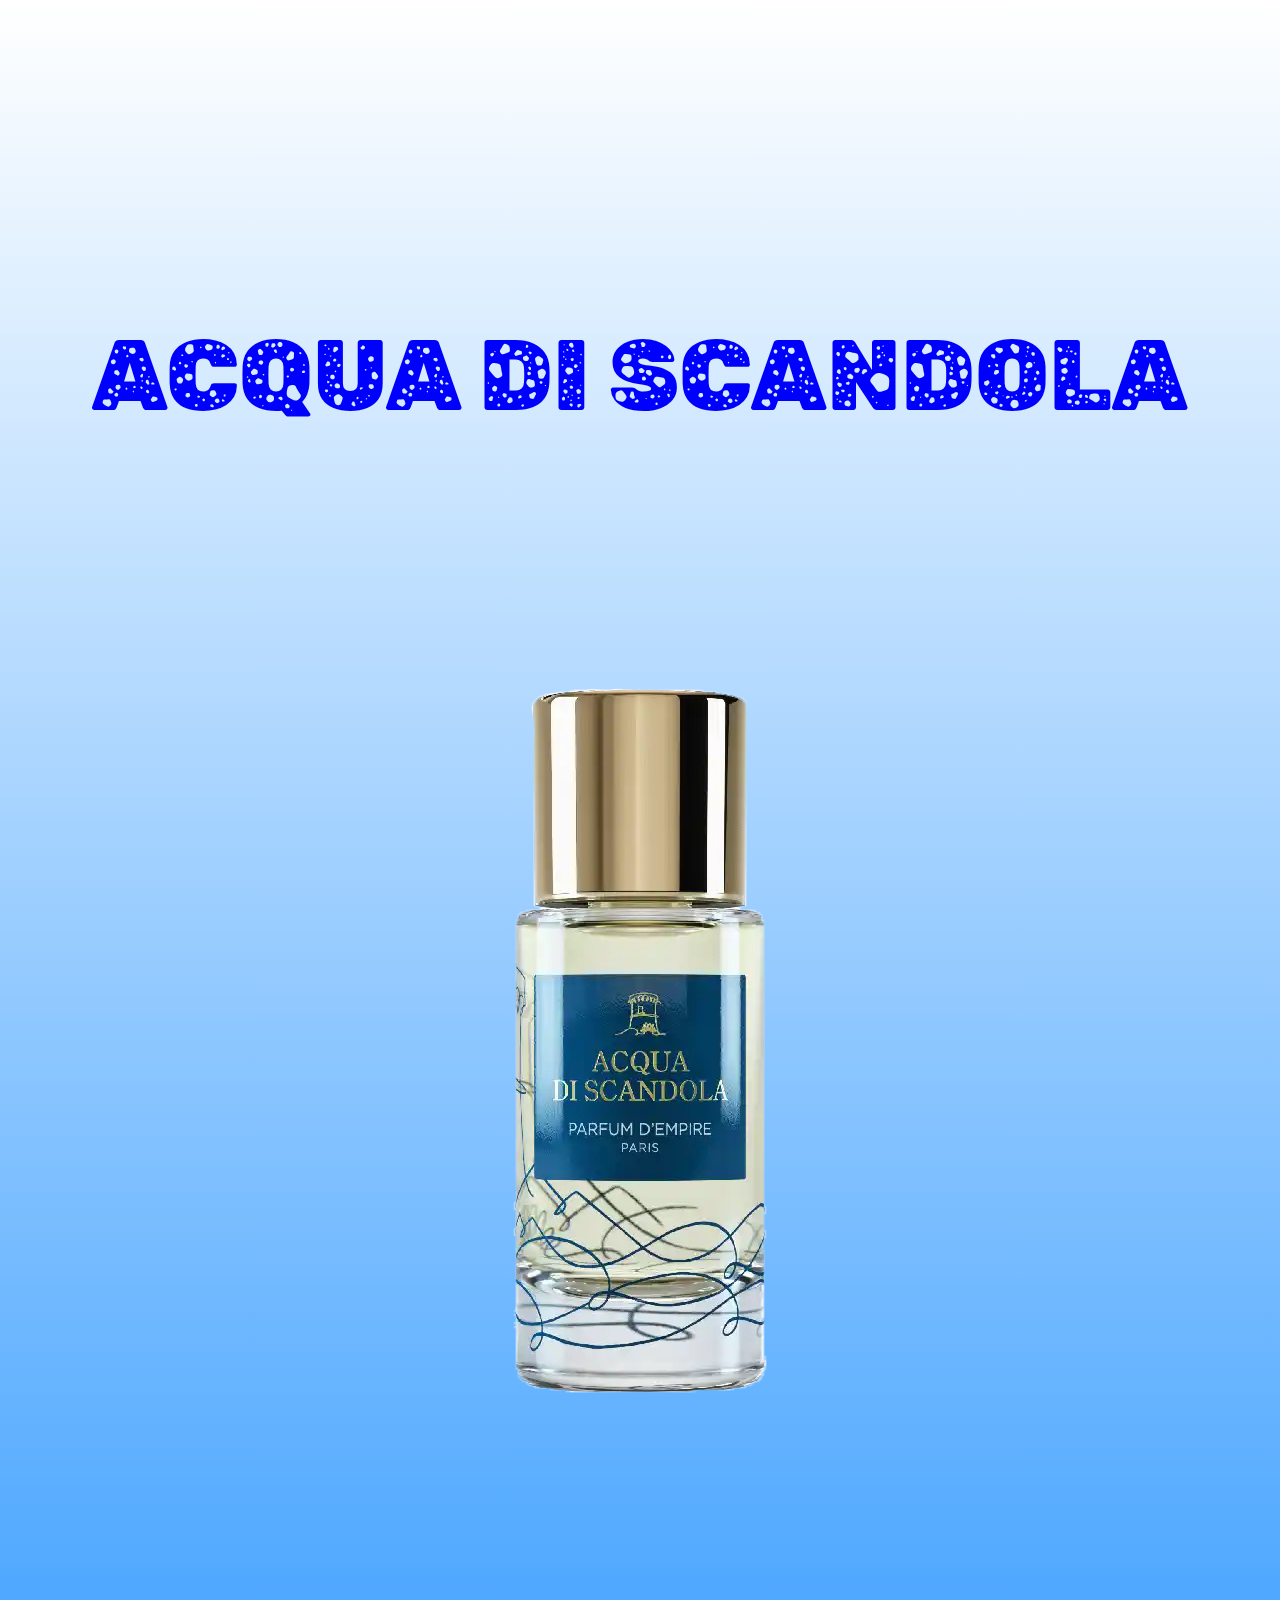
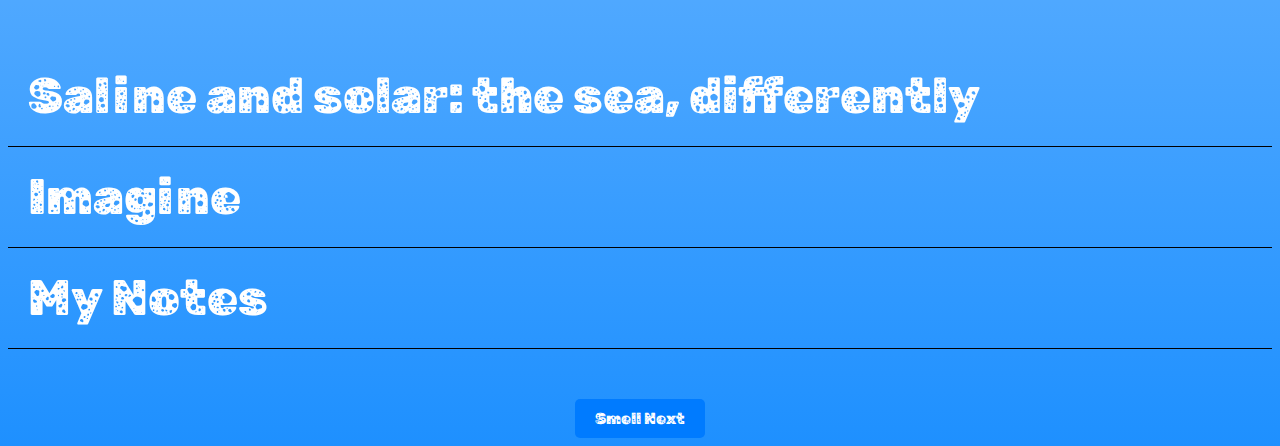
<file: entries/entry8/index.html>
<!DOCTYPE html>
<html>
<head>
	<meta charset="utf-8">
	<meta name="viewport" content="width=device-width, initial-scale=1">
	<link rel="stylesheet" type="text/css" href="style.css">
	<script src="https://ajax.googleapis.com/ajax/libs/jquery/3.7.1/jquery.min.js"> </script>
	<title>entry 8</title>
</head>
<body>

<div class="perfume">ACQUA DI SCANDOLA</div>


<div class="img">
	<img src="img/perfume.png">
</div>

<div class="week">
    <div class="title">Saline and solar: the sea, differently </div>
    <div class="content">
    With Acqua di Scandola, Marc-Antoine Corticchiato set himself a challenge: to offer a different expression of the sea in perfumery. Iodic, aromatic and mineral. Purely Mediterranean. Exclusively Corsican.
    </div>
</div>

<div class="week">
    <div class="title">Imagine</div>
    <div class="content">
    A scent-scape as surprising as the place that inspired it: the peninsula of Scandola, in western Corsica. A UNESCO World Cultural Heritage Site, this nature reserve can only be reached by boat. A streamlined fragrance, reflecting three elements: The sea, distilled in a very special algae extract with facets as clear and salty as the turquoise water. Untamed nature, translated by the aromatic vibrancy of juniper and the spicy aroma of immortelle. The moss-covered, velvety rocks. As ochre as warm sand or as sea-salted, sun-kissed skin…
    </div>
</div>

<div class="week">
    <div class="title">My Notes</div>
    <div class="content">
   	Very fresh, ocean core notes, a bit like Bleu De Chanel, a bit bitter like the lemon skin.
    </div>




<div class="navi"><a href="../entry9/index.html" class="button">Smell Next</a></div>







	<script type="text/javascript" src="script.js"></script>

</body>
</html>
</file>
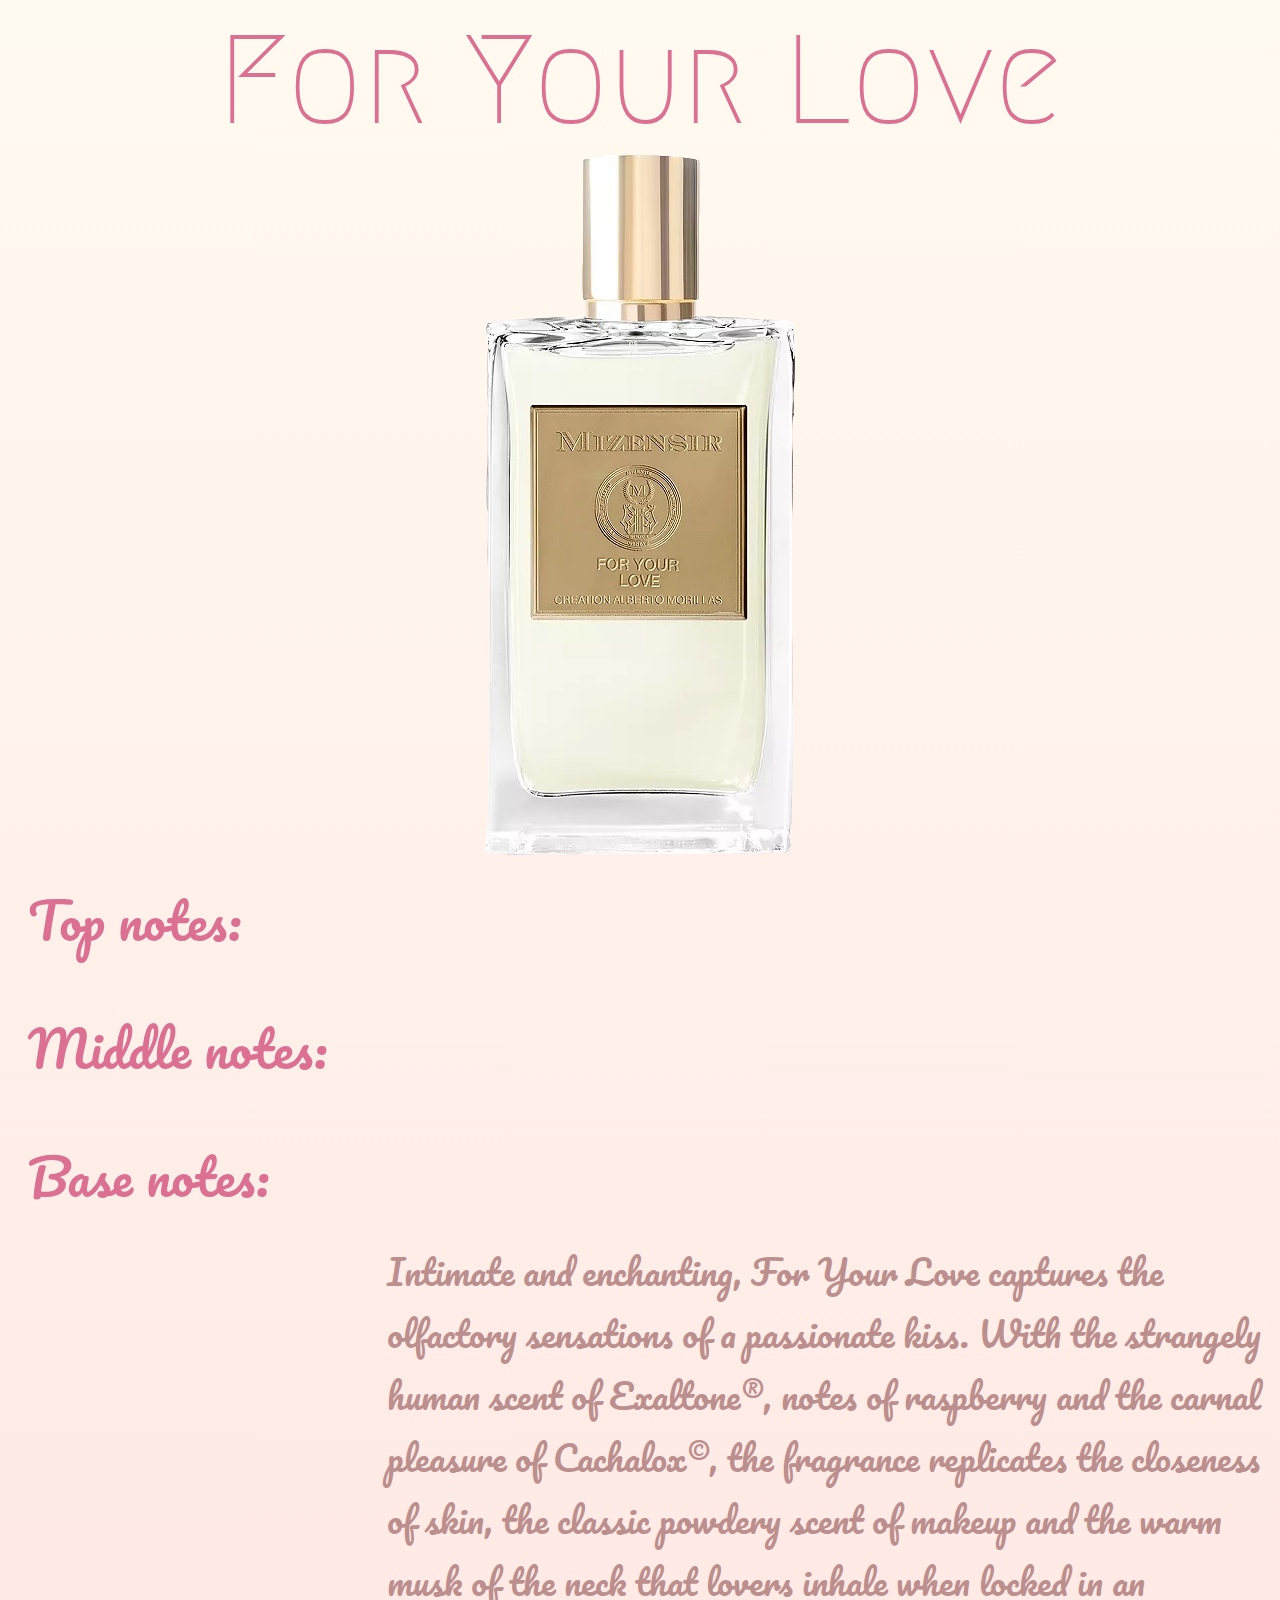
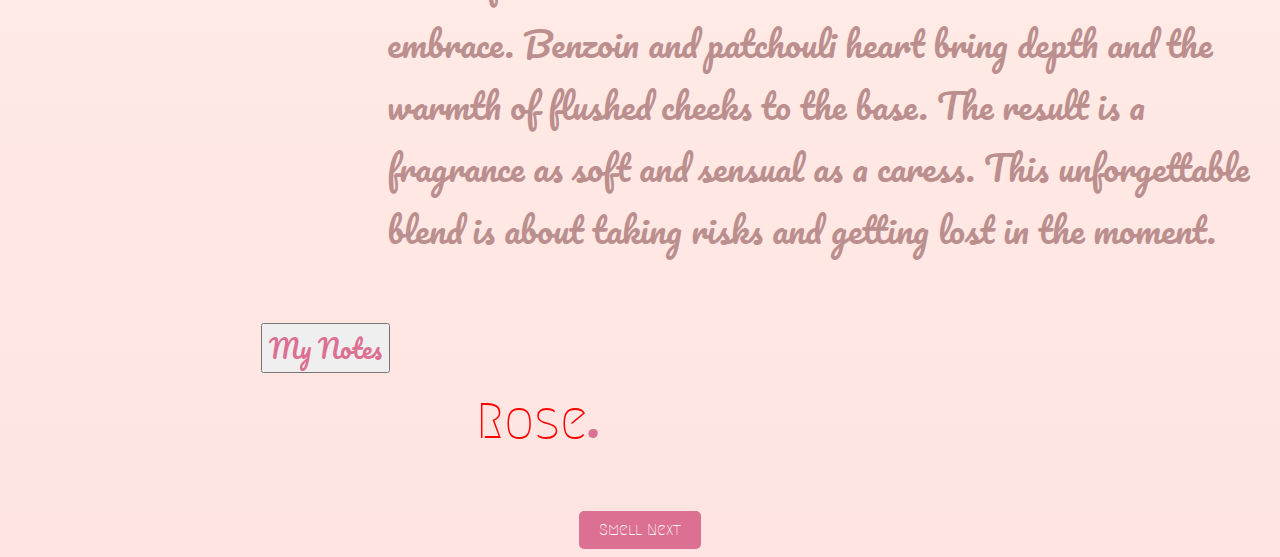
<file: entries/entry9/index.html>
<!DOCTYPE html>
<html>
<head>
    <meta charset="utf-8">
    <meta name="viewport" content="width=device-width, initial-scale=1">
    <link rel="stylesheet" type="text/css" href="style.css">
    <script src="https://ajax.googleapis.com/ajax/libs/jquery/3.7.1/jquery.min.js"> </script>
    <title>entry 9</title>
</head>
<body>

<div class="name">For Your Love</div>

<div class="img">
    <img src="img/perfume.png">
</div>


<div class="week">
    <div class="title">Top notes: </div>
    <div class="content">
    Raspberry, Exaltone® (musk)
    </div>
</div>

<div class="week">
    <div class="title">Middle notes:</div>
    <div class="content">
    Cachalox® (woody-amber accord)
    </div>
</div>

<div class="week">
    <div class="title">Base notes:</div>
    <div class="content">
    Benzoin essence, patchouli heart
    </div>

    <div class="dis">Intimate and enchanting, For Your Love captures the olfactory sensations of a passionate kiss. With the strangely human scent of Exaltone®, notes of raspberry and the carnal pleasure of Cachalox©, the fragrance replicates the closeness of skin, the classic powdery scent of makeup and the warm musk of the neck that lovers inhale when locked in an embrace. Benzoin and patchouli heart bring depth and the warmth of flushed cheeks to the base. The result is a fragrance as soft and sensual as a caress. This unforgettable blend is about taking risks and getting lost in the moment.</div>


        <div class="button-container">
        <button>My Notes</button>
    </div>

        <div class="main">
  <span class="list-one"></span>.
    </div>


    <div class="navi"><a href="../entry10/index.html" class="button">Smell Next</a></div>


    <script type="text/javascript" src="script.js"></script>
</body>
</html>
</file>
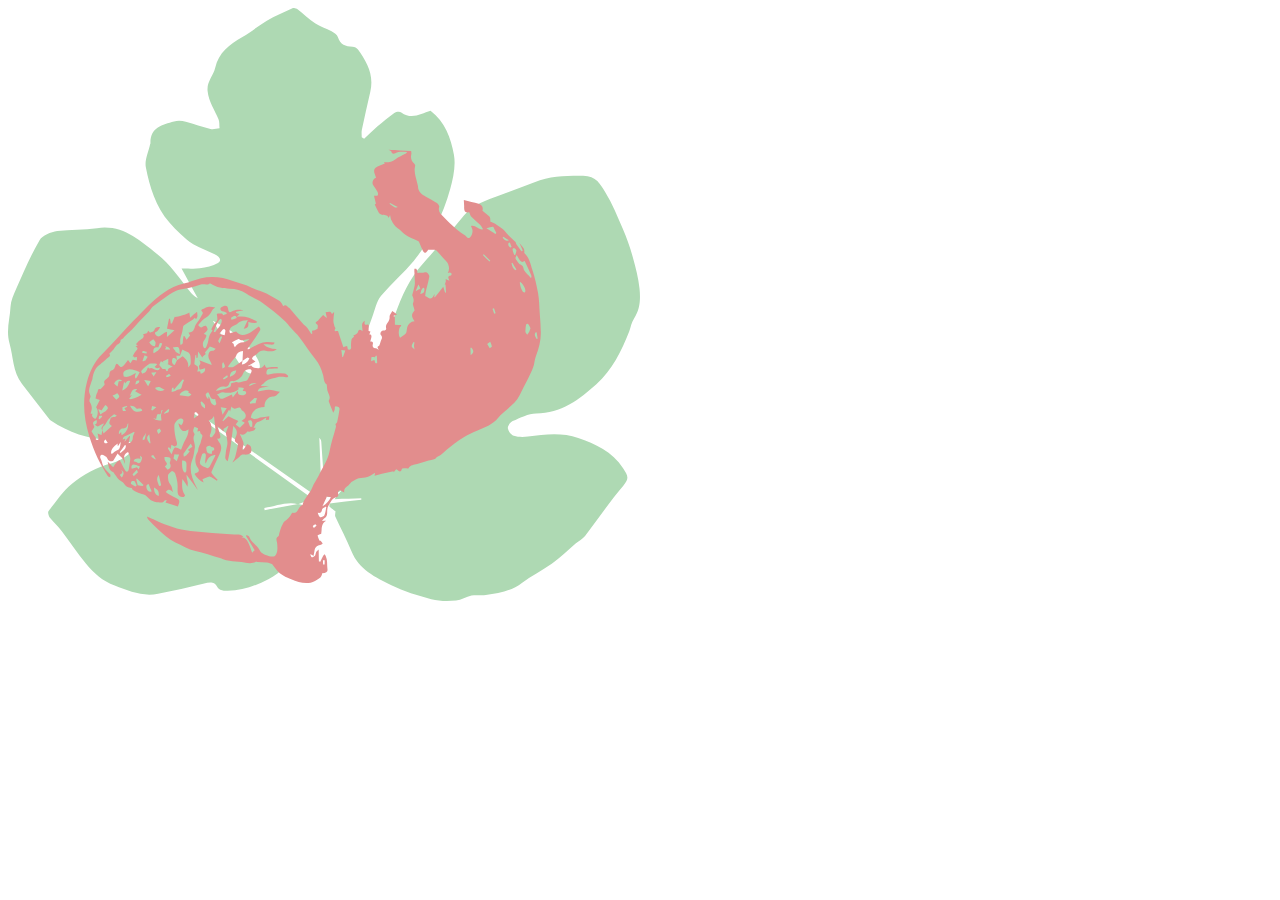
<file: entries/entry7/svg/index.html>
<!DOCTYPE html>
<html>
<head>
	<meta charset="utf-8">
	<meta name="viewport" content="width=device-width, initial-scale=1">
	<link rel="stylesheet" type="text/css" href="style.css">
	<title>SVG</title>
</head>
<body>

<?xml version="1.0" encoding="UTF-8"?>
<svg id="Layer_1" data-name="Layer 1" xmlns="http://www.w3.org/2000/svg" viewBox="0 0 527.13 494.55">
  <defs>
    <style>
      .cls-1 {
        fill: #aed9b3;
      }

      .cls-1, .cls-2 {
        stroke-width: 0px;
      }

      .cls-2 {
        fill: #e28d8d;
      }
    </style>
  </defs>
  <path class="cls-1" d="m279.98,400.67c-2.5,1.71-4.9,3.58-7.52,5.08-1.85,1.06-4.35,2.62-5.89,2.07-1.33-.47-2.25-3.57-2.41-5.58-1.08-13.42-1.91-26.87-2.84-40.31-.08-1.08-.29-2.16-1.64-3.2.63,16.23,1.27,32.47,1.9,48.7-.77.42-1.55.84-2.32,1.26-38.19-26.79-76.38-53.58-114.57-80.37-.17.14-.33.28-.5.43,2.26,2.2,4.29,4.73,6.82,6.55,32.38,23.31,64.84,46.52,97.26,69.78,1.58,1.14,2.99,2.53,5.21,4.43-4.43,1.66-7.95,2.99-11.47,4.31-9.96-2.28-18.87,1.87-28.24,3.23.1.6.2,1.2.29,1.8,9.3-1.74,18.61-3.48,27.91-5.22q12.17,1.64,7.66,14.03c-2.83,7.8-4.58,16.21-8.67,23.28-5.86,10.14-12.53,19.86-23.81,25.54-11.84,5.97-23.84,10.35-37.25,9.48-1.73-.11-4.28-1.07-4.9-2.37-2.64-5.56-6.69-4.73-11.38-3.62-12.78,3.04-25.58,6.05-38.46,8.61-12.89,2.56-24.3-2.27-36.16-6.85-10.16-3.92-17.42-10.5-23.9-18.28-7.25-8.71-13.46-18.27-20.37-27.27-2.97-3.87-6.76-7.1-9.76-10.94-1.08-1.39-1.97-4.53-1.21-5.51,6.15-7.87,11.76-16.58,19.39-22.75,9.74-7.9,20.81-14.2,33.48-17.32,5.36-1.32,10.69-4.62,14.88-8.32,5.47-4.83,3.76-9.22-3.59-10.46-4.4-.74-8.93-.89-13.4-.94-17.84-.18-33.8-6.03-48.53-15.73-.38-.25-.88-.38-1.14-.71-7.77-10.04-15.54-20.08-23.27-30.15-7.67-10-7.13-22.39-10.34-33.71-3.05-10.79.44-20.32.86-30.36.21-5.13,2.58-10.35,4.75-15.18,6.1-13.59,11.88-27.43,19.37-40.25,2.43-4.15,9.51-6.93,14.86-7.76,10.93-1.69,22.24-.85,33.19-2.45,21.38-3.11,35.13,9.84,50.02,21.52,11.01,8.63,18.57,19.92,26.97,30.65,1.91,2.44,4.1,4.65,7.06,6.38-4.15-7.64-8.3-15.28-13.56-24.96,6.35-.03,10.87.48,15.21-.21,5.2-.83,10.83-1.71,15.16-4.38,3.99-2.45.4-5.6-2.33-7-5.98-3.07-12.42-5.29-18.26-8.58-3.92-2.21-7.27-5.52-10.63-8.6-3.27-3-6.36-6.23-9.27-9.57-11.51-13.2-16.4-29.52-19.67-46.07-1.17-5.93,2.24-12.77,3.56-19.2.04-.21.29-.4.29-.6-.37-13.51,9.9-15.93,19.66-18.44,3.07-.79,6.7-.57,9.82.21,6.94,1.74,13.65,4.35,20.59,6.11,2.32.59,5.03-.32,7.56-.55-.26-2.51.03-5.24-.87-7.49-3.13-7.79-8.17-14.51-9.1-23.54-.82-8,4.89-12.73,6.35-19.42,2.73-12.56,12.1-19.63,22.71-25.69,7.07-4.04,13.31-9.52,20.35-13.62,6.84-3.99,14.16-7.17,21.4-10.43,1.08-.49,3.15.1,4.21.92,4.95,3.8,9.43,8.26,14.61,11.68,4.21,2.78,9.29,4.2,13.77,6.62,2.07,1.12,4.62,2.89,5.23,4.89,1.95,6.42,6.49,7.85,12.3,8.13,1.56.07,3.59,1.05,4.49,2.28,7.62,10.43,13.49,21.42,10.3,35.1-2.46,10.56-4.81,21.15-7.05,31.76-.43,2.02-.1,4.21-.12,6.32.67.43,1.35.86,2.02,1.29,3.72-3.51,7.33-7.15,11.19-10.49,4.52-3.9,9.11-7.74,13.99-11.16,1.4-.98,4.57-1.33,5.77-.42,8.74,6.58,16.63.92,24.45-1.28,12.24,9.28,16.98,22.93,19.49,36.55,1.66,9.01-.6,19.23-3.05,28.39-2.94,10.96-7.17,21.75-12.29,31.89-5,9.9-11.02,19.53-18.03,28.11-8.43,10.33-18.97,18.94-27.38,29.28-3.97,4.88-5.13,12.05-7.52,18.2-.95,2.45-1.73,4.96-2.73,7.39-1.7,4.11-4.01,8.04-5.15,12.29-1.92,7.15,3.52,9.2,8.74,11.17,5.15,1.94,7.31-1.85,8.61-5.27,3.6-9.41,6.41-19.13,9.87-28.6,5.47-14.96,11.67-29.46,22.66-41.57,11.98-13.21,23.51-26.85,34.78-40.68,7.73-9.48,18.65-12.63,29.29-16.6,9.82-3.67,19.71-7.14,29.44-11.03,13.12-5.25,26.58-5.41,40.53-5.34,10.93.05,14.51,7.28,18.47,13.75,5.89,9.63,10.24,20.25,14.69,30.68,3.27,7.67,6.08,15.6,8.33,23.63,2.39,8.53,4.65,17.24,5.54,26.01.87,8.55.64,17.3-4.66,25.11-2.05,3.02-2.59,7.05-3.96,10.56-6.36,16.4-14.28,32.25-27.38,44.01-14.13,12.69-29.35,24.23-50.24,24.42-6.56.06-13.24,3.67-19.56,6.36-1.96.84-4.3,4.21-4.02,6.05.36,2.39,2.79,5.61,5.01,6.31,3.64,1.16,7.93,1.18,11.79.62,14.1-2.05,28.79-3.52,41.9,1.15,14.03,5,28.43,11.01,37.41,25.16,3.66,5.76,5.64,8.2.35,14.4-11.43,13.42-21.3,28.17-32.07,42.17-1.98,2.57-5.31,4.05-7.87,6.22-6.65,5.63-12.88,11.82-19.91,16.91-7.89,5.72-16.96,9.87-24.63,15.83-9.13,7.09-19.61,8.88-30.38,10.29-3.93.52-8.08-.32-11.93.45-4.39.88-8.49,3.85-12.83,4.15-6.86.48-14.11.58-20.68-1.13-11.36-2.95-22.91-6.25-33.3-11.52-13.12-6.66-27.08-13.04-33.3-28.43-4.01-9.9-9.05-19.38-13.5-29.1-.43-.95.06-2.33.17-4.2-1.12-.9-3.12-2.5-5.12-4.11.08-.84.16-1.68.24-2.52,8.81-.98,17.62-1.97,26.43-2.95-.01-.44-.02-.89-.03-1.33-6.93.22-13.86.44-22.32.71,3.16-3.83,5.37-6.5,7.57-9.19,12.59-12.61,25.18-25.2,37.78-37.8-9.11,7.07-17.24,15.1-25.1,23.38-4.43,4.66-8.44,9.73-12.64,14.61Zm-109.17-139.77c7.81,12.65,15.33,25.49,23.61,37.83,2.78,4.14,8.01,8.65,13.07,4.8,5.07-3.86,1.54-9.6-1.16-13.86-8.52-13.42-21.32-21.84-35.52-28.77Z"/>
  <path class="cls-2" d="m163.13,395.68c-3.17-1.57-5.56-3.95-7.53-7.07.57-.3.9-.53,1.28-.67,2.53-.93,2.99-2.56,1.3-4.72-2.56-3.25-2.51-9.02-.19-12.5.71-1.07.57-2.67.98-3.98.37-1.17.96-2.27,1.58-3.7.29-1.11.55-2.63,1.08-4.06.51-1.36,1.12-2.46-.56-3.57-.61-.4-.65-1.66-1-2.64-.6.11-1.24.23-2.09.38l.53-2.58c-1.03-.46-1.92-.85-2.93-1.3-.79,1.79-1.79,3.51-.32,5.46.24.32.44.97.28,1.23-2.25,3.7.94,7.23.28,10.85-.55,3.06-.66,6.3-1.81,9.12-3.43,8.36-.89,15.75,2.93,23.08.59,1.12,1.08,2.29,1.47,3.14-3.04-4.07-6.21-8.3-9.56-12.77.16,1.27.27,2.47.48,3.66.16.94.58,1.85.63,2.79.06,1.15-.14,2.32-.23,3.48-.57-.96-1.12-1.93-1.73-2.86-.75-1.12-1.56-2.2-2.53-3.56-.45,4.95-.71,9.43,2.17,13.41.13.18-.69,1.5-1.07,1.5-3.9,0-5.15-1.43-5.13-5.52.01-2.16.14-4.34-.17-6.46-.39-2.65-1-5.3-1.9-7.81-.32-.88-2.39-2.09-2.6-1.91-1.36,1.15-3.47,2.74-3.37,4.03.2,2.46-.02,5.19,2.15,7.46,1.31,1.37,1.37,3.93,2.09,6.26-1.9-2.09-3.81-3.06-6.06-.26.9.67,1.71,1.42,2.65,1.95,2.22,1.27,4.53,2.37,6.73,3.67,2.41,1.42,2.44,2.07.75,6.58-3.41-1.08-6.81-2.16-10.39-3.29.38-.64.68-1.16,1.18-2-.92.12-1.87.02-1.99.29-1.1,2.44-3.4,1.44-4.97,1.43-2.14,0-4.45-.71-6.35-1.73-1.74-.93-2.9-2.87-4.56-4.01-1.16-.8-2.73-1.02-4.12-1.5-.94-.33-1.91-.61-2.81-1.04-1.18-.56-2.38-1.15-3.43-1.91-.51-.37-.72-1.16-1.04-1.73-3.05.13-5.1-1.44-6.7-3.91-.41-.64-1.07-1.27-1.75-1.55-2.92-1.19-4.08-3.99-5.88-6.21-.38-.46-.59-1.24-1.06-1.42-3.27-1.24-3.92-3.99-4.28-6.98-.06-.49-.48-.93-.29-1.77,1.33,1.39,2.67,2.77,4.48,4.65.84-1.27,1.63-2.71,2.66-3.95.72-.86,1.78-1.43,2.68-2.13.46.83.92,1.65,1.36,2.49,1.14,2.13,2.12,4.37,3.47,6.36.95,1.39,2.16.97,2.66-.58.35-1.06.41-2.21.58-3.32.3-1.95.64-3.9.83-5.86.07-.71-.17-1.49-.4-2.18-.42-1.23-.95-2.42-1.43-3.65-2.96,1.2-4.01,3.65-2.9,6.96.3.91.1,1.99-.39,3.14.48-4.28-3.12-5.86-5.44-8.78-1.18,1.96-2.29,3.79-3.37,5.63-.72,1.24-3.22,1.14-4.51-.33-.66-.75-.9-1.96-1.65-2.54-1.09-.84-2.61-1.95-3.71-1.74-1.19.23-1.76,1.74-.87,3.42.96,1.82,1.18,4.01,2.05,5.9.63,1.37,1.71,2.55,2.71,3.71,1.01,1.17,2.33,2.11,3.22,3.36.38.54,0,1.61-.05,2.44-.69-.33-1.7-.47-2.02-1.01-2.9-4.93-6.02-9.78-8.41-14.96-2.68-5.82-4.93-11.87-6.9-17.97-4.8-14.89-6.01-29.99-2.11-45.34,2.31-9.09,6.14-17.07,13-23.83,9.01-8.88,17.14-18.64,26.01-27.66,8.08-8.22,15.8-16.89,25.4-23.45,5.01-3.43,10.36-6.18,16.49-7.44,4.64-.95,9.05-3.03,13.66-4.17,9.49-2.34,18.75-1.09,27.83,2.3,3.44,1.29,7.02,2.22,10.54,3.31.33.1.68.18.97.36,5,2.91,10.77,3.92,15.88,6.54,2.53,1.3,4.94,2.83,7.4,4.26,1.44.83,3.05,1.47,4.25,2.57,1.02.93,1.56,2.39,2.37,3.71,2.27-1.9,3.31.87,4.99,1.49l-.06-.08c4.01,4.66,8.01,9.33,12.05,13.97.42.48,1.05.78,1.53,1.22.56.52,1.16,1.03,1.59,1.66,1.14,1.64,2.19,3.34,3.28,5.02.27-.16.54-.31.81-.47-.07-.71-.14-1.42-.22-2.24.8-.18,1.59-.24,2.29-.53.89-.37,2.5-1.17,2.44-1.36-.39-1.24.97-2.79-.98-3.87-1.42-.79-.43-1.79.74-2.45.66-.37,1.06-1.16,1.61-1.74,1.03-1.09,2.08-2.17,3.17-3.3,1.05.87,1.79,1.48,3.12,2.58-.45-2.05-.72-3.32-1.05-4.84,2.16-.03,4.35-1.49,5.36,1.74.43-.69.71-1.14.98-1.59.27.05.53.09.8.14-.25,2.32-.71,4.64-.66,6.95.04,1.73.72,3.45,1.17,5.17.1.39.71.89.61,1.06-2.19,3.66,1.11,1.92,2.06,2.23,1.53,4.58,3.03,9.06,4.5,13.47.79-.24,1.87-.56,3.1-.93.26,1.19.45,2,.64,2.87,1.8.27,2.91.17,2.7-2.16-.19-2.04-.05-4.16.35-6.16.18-.89,1.37-1.57,2.27-2.51-.1-.09-.42-.39-.8-.75.22-.09.46-.14.64-.27,1.08-.77,2.86-1.4,3.1-2.38.64-2.69,1.81-2.7,3.9-1.11.34-3.05-1.85-6.37,1.94-8.6-.31,2-.73,4.06,2.3,3.15.25-.08.98.43.98.68.04,1.55-.06,3.11-.11,4.73l1.56.32c-.32.92-.59,1.72-.88,2.56,2.08-.22,2.24,1.32.7,5.8,1.44.06,2.73-.05,2.16,2.29-.38,1.55-.2,3.66,2.61,3.32.53-.06,1.17.69,2.32,1.43-.57-1.34-.88-2.07-1.08-2.54.65-.49,1.42-.78,1.67-1.31.5-1.08.68-2.3,1.08-3.44.59-1.68,1.94-3.1.16-5.1-1.21-1.35.23-3.67,2-3.76,2.31-.12,2.69-.74,2.18-2.78-.2-3.3,3.47-4.94,3.04-8.57-.18-1.48,1.38-3.16,2.24-4.95,1.53,1.13,2.7,1.99,3.98,2.94-1.31.46-2.23.79-3.15,1.12.55.34,1.09.68,1.3.81.03,2.3.07,4.58.1,6.49,1.86.14,3.52.27,5.18.39-.02.25-.04.49-.06.74-2.15,1.13-2.62,7.38-.82,9.81,1.58-1.13,3.35-2.09,4.67-3.47.71-.74.8-2.19.93-3.35.32-2.9,1.43-5.26,4.19-6.53.69-.32,1.51-.35,2.29-.51-2.88-4.19-2.7-5.53-.18-8.62.39-.48-.27-1.83-.46-2.77-.24-1.19-1.07-2.63-.66-3.52,1.3-2.89-.1-5.16-.69-6.7.65-2.44,1.14-4.13,1.53-5.84.33-1.43.77-2.89.75-4.33-.03-3.22-.33-6.44-.48-9.66-.04-.75.04-1.5.06-2.25.56.03,1.43-.16,1.63.12.47.67.63,1.55.88,2.36.07.21-.02.48-.07,1.1,2.19-.43,4.28.02,6.4-.67.67-.22,1.89.36,2.45.95.64.68,1.27,1.86,1.14,2.7-.4,2.64-1.15,5.22-1.79,7.82-.36,1.48-.83,2.93-1.13,4.42-.26,1.3-.37,2.62-.53,3.86.95.56,2.1,1.24,3.24,1.92,2.98,1.05,3.23-1.82,4.7-3.51-.13.81-.26,1.62-.38,2.43.18.11.35.22.53.33,2.23-2.85,4.47-5.69,6.98-8.89.57,1.84,1.06,3.41,1.54,4.98.26-.03.51-.06.77-.08-.13-2.2-.26-4.41-.38-6.61-.24,0-.47.01-.71.02.29-.82.69-1.61.84-2.45.13-.71,0-1.48-.03-2.31,1.17.54,2.16.99,3.16,1.45-.83-2.04-2.26-3.83,1.22-4.41.27-.05.65-1.05.51-1.44-.15-.43-.83-.83-1.33-.92-.49-.08-1.05.25-1.77.46,1.7-3.3,1.13-7.1-1.33-9.83-2.7-3.01-5.37-6.05-8.16-8.98-.47-.49-1.48-.57-2.26-.63-1.36-.11-2.74-.06-4.67-.09.05-.08-.24.52-.64,1.03-1.72,2.2-2.81,2.09-3.99-.47-1.03-2.24-1.91-4.55-2.87-6.82-.13-.31-.29-.73-.56-.85-2.01-.89-4.09-1.63-6.07-2.58-1.67-.8-3.38-1.65-4.83-2.78-2.23-1.73-4.03-4.11-6.42-5.51-2.71-1.57-3.96-3.98-5.21-6.5-.57-1.14-.69-2.51-1.21-4.56-.53,1.29-.75,1.84-.98,2.38-.09-.03-.34-.04-.37-.13-.92-2.73-3.44-1.73-5.28-2.35-1-.34-2.19-.89-2.7-1.72-1.27-2.06-2.21-4.32-3.41-6.78.05-.04.49-.38.96-.74-.56-2.35-1.13-4.71-1.59-6.6,1.07-.04,2.45.3,3.01-.23.5-.47.41-2.08,0-2.88-.98-1.89-2.24-3.66-3.51-5.39-1.59-2.17-.56-5.72,2.19-6.58-.72-2.71-2.98-5.84-.34-8.19,2-1.78,5.02-2.41,7.71-3.61-.1-.13-.44-.57-.87-1.12,3.63.35,6.78-.33,9.78-2.56,2.6-1.93,5.74-3.12,8.63-4.67.33-.18.54-.58,1.09-1.19-3.63-.25-6.78-.75-9.93.87-1.19.61-3.04.86-3.38-1.53-.05-.36-1.02-.58-2.27-1.24,3.68.19,6.66.34,9.65.5,2.94.17,5.88.35,9.23.56.04.55.37,1.69.14,2.71-.7,3.03.02,5.49,2.33,7.58.51.46,1.04,1.43.89,1.99-1.46,5.42.96,10.31,1.93,15.39.11.6.41,1.18.42,1.77.06,4.51,3.32,6.57,6.6,8.54,3.02,1.82,6.24,3.32,9.18,5.26.99.66,2.2,2.5,1.92,3.32-1.24,3.64,1.25,5.73,3.11,7.74,3.69,3.97,7.75,7.62,11.82,11.22,2.06,1.83,4.39,3.4,6.77,4.82,1.21.72,1.85,3.53,4.14,1.43,1.57-1.45,2.46-4.91,1.63-6.94-.29-.7-.58-1.4-.99-2.37,4.02-1.14,6,3.39,10.12,2.78-.91-1.39-1.53-2.77-2.52-3.76-2.41-2.39-5.1-4.51-7.47-6.94-.83-.85-1.05-2.3-1.56-3.5-3.17.46-4.37-.71-4.26-4.07.06-1.77-.14-3.54-.26-6.15,4.47,1.15,8.43,2.1,12.35,3.19,2.77.77,4.06,3.1,3.18,5.7,2,1.64,4.25,3.14,6,5.09.74.83.45,2.59.66,4.22.94.36,2.36.72,3.59,1.43,1.9,1.1,3.67,2.44,5.49,3.68,2.32,1.59,3.91,3.85,5.74,5.93,1.83,2.08,4.1,3.76,6.09,5.71.43.42.35,1.33.72,1.87,1.36,2,2.8,3.93,4.21,5.89.37-.22.75-.45,1.12-.67-.97-2.11-1.93-4.23-2.9-6.34,1.62,2.57,4.85,4.3,4.15,8.03-.05.27.17.7.4.91,3.98,3.6,4.79,8.81,6.33,13.48,2.11,6.4,3.66,13.03,4.81,19.68.95,5.47,1,11.09,1.38,16.65.37,5.44.89,10.88.91,16.32.02,6.73-1.66,13.16-4.13,19.45-1.16,2.94-1.17,6.32-2.26,9.29-1.43,3.87-3.35,7.57-5.17,11.29-1.95,3.96-4.16,7.79-6.03,11.79-2.33,4.98-6.38,8.36-10.37,11.86-2.54,2.23-5.32,4.29-7.39,6.9-4.57,5.78-11.08,8.12-17.46,10.87-4.05,1.75-8.12,3.58-11.83,5.93-4.83,3.06-9.36,6.6-13.93,10.05-1.77,1.34-3.24,3.06-4.97,4.47-.9.74-2.11,1.09-3.09,1.75-.64.44-1.12,1.13-1.28,1.29-1.43.45-2.42.78-3.43,1.06-.73.2-1.49.3-2.22.51-3.2.95-6.39,1.97-9.6,2.86-2.6.73-5.47.66-7.19,3.48-.33.54-2.25.06-3.42.16-.76.06-2.09.16-2.18.5-.82,3.17-2.27,2.11-3.86.72-.19-.16-.46-.22-.87-.4-.67.81-1.35,1.64-2.03,2.47-.11-.27-.21-.54-.32-.82-1.24.27-2.49.52-3.73.8-1.94.44-3.87.87-5.8,1.34-2,.49-3.99,1.02-6.16,1.57l.52-2.53c-2.39,1.38-4.33,2.94-6.54,3.67-2.23.74-4.73.61-7.1.99-.86.14-1.71.59-2.49,1.02-1.24.69-2.42,1.48-3.72,1.99-1.13,1.23-2.1,2.66-3.41,3.64-1.72,1.28-3.03,2.51-2.46,5.25-1.05-.57-2.11-1.15-3.42-1.86-1.35.44-2.47,1.1-1.51,3.24.23.52-.58,2.17-1.1,2.26-4.33.78-5.53,4.59-7.33,7.61-.91,1.54-.93,3.75-.92,5.66.01,2.17-.76,3.62-2.59,4.71-.61.36-.99,1.11-1.77,2.04,1.53-.02,2.58-.04,3.62-.05-3.3,1.65-3.74,4.59-3.92,7.68-.07,1.26-.23,2.52-.29,3.12-1.46.64-3.12,1.19-3.08,1.37.32,1.44.91,2.82,1.55,4.17.12.25.94.11,1.18.38.6.66,1.06,1.45,1.57,2.18-.7.45-1.35,1.15-2.12,1.3-3.05.61-4.37,1.95-4.75,5.01-.15,1.23-.49,2.44-.81,4.01-1.09-.61-1.72-.96-2.34-1.31-.11.11-.34.29-.32.34.39.78.92,2.24,1.22,2.2.96-.14,2.09-.64,2.67-1.38.59-.75.47-2.02.93-2.93.36-.71,1.13-1.22,2.16-2.26.07,3.97.12,7.01.17,10.06.4.05.8.1,1.19.15.76-1.59,1.49-3.19,2.31-4.75.28-.53.79-.95,1.2-1.41.34.45.75.86.99,1.35,1.71,3.5.92,7.35,1.47,11.02.35,2.29-.92,3.09-4.4,3.43-.39,3.65-3.14,4.9-5.99,6.38-7.01,3.65-13.45,1.01-19.86-1.51-3.33-1.31-6.73-2.83-9.52-5-2.46-1.9-4.12-4.84-6.28-7.5-.38-.13-1.25-.45-2.13-.74-.79-.25-1.59-.61-2.4-.67-2.64-.2-5.28-.29-7.92-.43-.43-.02-.95-.24-1.27-.07-4.8,2.5-9.56.04-14.33-.12-3.44-.11-6.88-.64-10.28-1.25-1.83-.33-3.53-1.31-5.34-1.85-6.79-2.04-13.51-4.45-20.43-5.87-6.12-1.25-11.17-4.56-16.66-7.03-5.71-2.57-10-7.05-14.58-11.11-2.84-2.51-5.45-5.29-8.1-8.01-.45-.46-.59-1.23-1.19-2.58,2.72,1.19,4.96,2.1,7.14,3.14,9.32,4.43,19,7.83,29.27,8.92,12.08,1.29,24.21,2.07,36.33,2.97,2.64.2,5.42-.5,7.84,1.79-.68.18-1.22.33-1.77.48,3.45-.04,4.78,2.58,6.01,4.93,1.24,2.38,1.96,5.03,3.03,7.89.75-.71,1.6-1.52,2.11-2-2.6-4.25-4.98-8.14-7.35-12.02.2-.15.4-.31.6-.46,1.22.42,2.08.41,2.8,2.45.93,2.61,3.78,4.52,5.73,6.79.97,1.13,1.79,2.38,2.66,3.58.15.21.24.46.38.67,1.51,2.35,9.24,5.21,11.7,3.95,1.04-.54,1.69-2.22,2.1-3.51.4-1.25.33-2.66.33-4,0-1.2-.1-2.41-.28-3.59-.29-1.97-1.51-4.01,1.09-5.52.57-.33.53-1.69.8-2.56.48-1.57.96-3.14,1.5-4.68.25-.72.62-1.42.98-2.09.62-1.13,1.01-2.68,1.97-3.28,2.45-1.53,4.26-3.49,5.59-6,.22-.41.82-.97,1.15-.92,3.64.63,4.13-2.51,5.59-4.52.39-.53.92-.97,1.42-1.39.38-.32,1.14-.5,1.22-.85,1.29-5.66,6.17-9.29,8.17-14.61,1.25-3.34,3.68-6.22,5.18-9.49,3.17-6.93,7.82-13.14,9.23-20.96,1.21-6.65,3.5-13.11,5.21-19.68.2-.76-.24-1.69-.39-2.59.34-.36,1.22-.86,1.38-1.52.75-3.21,1.43-6.45,1.83-9.72.11-.91.77-2.22-1.15-3.08-2.52-1.14-2.64-.41-2.62,1.76,0,.91-.73,1.83-1.31,3.17-1.34-3.36-2.41-6.01-3.44-8.68-.18-.47-.43-1.17-.22-1.5,1.95-3.1-.41-5.53-1.12-8.23-.38-1.45-.37-3-.61-5.2-2.48-1.17-2.25-4.66-3.04-7.57-1.36-5.04-3.35-9.6-6.7-13.76-4.59-5.71-8.5-11.96-12.93-17.81-2.25-2.96-5.04-5.51-7.54-8.29-1.56-1.73-2.88-3.7-4.57-5.28-3.18-2.98-6.48-5.84-9.86-8.6-2.87-2.35-5.85-4.56-8.87-6.7-1.5-1.06-3.2-1.85-4.81-2.75-2.87-1.6-5.91-2.94-8.57-4.83-4.28-3.04-8.86-4.17-14.09-4.3-5.43-.13-10.92-.89-15.66-4.1-.27-.18-.82-.37-.97-.24-2.25,1.88-4.94.19-7.33.94-3.1.97-6.21,1.94-9.37,2.68-2.93.69-5.94,1.05-8.91,1.62-.81.16-1.62.45-2.35.83-1.92,1.01-3.91,1.96-5.68,3.2-4.73,3.3-9.43,6.67-14.01,10.17-1.1.84-1.59,2.41-2.57,3.46-2.94,3.15-6.03,6.16-8.98,9.29-1.99,2.11-3.77,4.41-5.8,6.48-1.89,1.93-4.01,3.63-5.95,5.52-.63.62-.99,1.52-1.64,1.98-.62.41-1.81.86-1.78,1.22.17,2.62-2.19,3.01-3.48,4.34-.89.92-1.45,2.15-2.29,3.12-1.1,1.27-2.34,2.42-3.67,3.78,1.87,1.77-.88,2.62-1.79,3.76-1.25,1.57-3.01,2.72-4.55,4.05-.26.23-.53.46-.82.64-4.76,2.91-6.17,7.63-6.93,12.73-.11.75-.55,1.44-.77,2.17-.72,2.39-1.75,4.76-1.99,7.2-.15,1.62.86,3.35,1.3,4.88-.32,1.56-1.4,3.61-.79,4.57,1.02,1.61,1.72,3.24,1.77,4.98.05,1.65-.6,3.32-.96,5.08.23,0,.78.03,1.59.06-1.32,2.55.8,3.24,2.21,4.32,2.47-1.69,2.86-7.94.76-9.88,1.02-1.98,2.01-3.89,3.1-6-1.53-.5-2.48-.82-3.59-1.18.45-1.67.49-3.55,1.42-4.75.77-1,.18-4.05,2.68-2.92,1.13-1.21,2.16-2.27,3.12-3.38.25-.29.5-.88.37-1.13-1.14-2.22.13-3.29,1.79-4.43,1.23-.84,2.4-1.77,2.23-3.74-.08-.98.8-2.74,1.59-2.97,2.52-.72,2.96-2.62,3.51-4.65.12-.44.58-.8.87-1.17,2.1.2,2.66,4.58,5.46,2,1.47-1.35,2.53-3.15,4.06-5.11.41.56,1.13,1.52,2.06,2.77.59-.87,1.22-1.81,1.94-2.86l3.38.69c.03-1.02.06-1.89.1-3.06-.99.22-1.67.38-2.36.53.03-.26.06-.52.1-.79-.46-.07-.92-.13-1.38-.2v.07c.91-1.52,1.59-3.24,2.77-4.49,1.39-1.46,2.15-2.55-.3-3.85.83-.43,1.34-.69,1.9-.98-.49-.26-.92-.48-1.7-.89,1.47-1.44,2.62-3.1,4.21-3.97,2.18-1.2,3-2.5,1.9-4.6,1.02-.2,2.16-.18,3.02-.67.58-.33.77-1.35,1.14-2.06.69.55,1.5,1.66,2.04,1.54,1.14-.25,2.73-.92,3.06-1.82.79-2.16,2.03-2.98,4.85-2.66-.89,1.29-1.42,2.64-2.4,3.33-1.01.71-2.5.9-1.5,2.52.91,1.47,2.19,2.64,4.08,1.41,1.22-.8,2.3-1.82,3.52-2.64.53-.35,1.24-.43,2.12-.71-.02,1.61-.04,2.79-.06,4.3,2.09-1.89,4-3.61,6.26-5.64-2.59-.53-4.38-.9-6.16-1.27,0,0-.09-.06-.09-.06.57-2.76,1.13-5.52,1.7-8.28.28.02.57.04.85.07.2,1.29.4,2.58.6,3.87.32.04.65.07.97.11.79-1.88,1.58-3.77,2.36-5.65,1.32.49,9.86-2.03,12.16-3.59.24,1.35.44,2.54.76,4.38,1.12-1.05,1.95-1.86,2.82-2.62.93-.81,1.92-1.55,2.88-2.33.12,1.26.41,2.53.31,3.77-.06.78-.71,1.52-1.19,2.46-.56-.73-.85-1.1-1.01-1.3-.62.61-1.11,1.27-1.75,1.69-2.47,1.62-5.06,3.07-7.44,4.82-.59.43-.59,1.72-.8,2.62-.34,1.49-.44,3.06-.96,4.48-1.18,3.2-1.48,4.98-1.05,8.95,1.52-.22,2.16-.86,2.06-2.55-.09-1.53.36-3.09.58-4.64.23-.03.45-.06.68-.09.59.96,1.18,1.92,1.86,3.03,1.06-1.27,1.98-2.39,2.88-3.46-.47-.94-.87-1.74-1.28-2.54,0,0-.11.09-.11.09,3.43-.15,4.57-1.71,5.45-5.06.57-2.16,2.48-3.97,3.73-5.96.87-1.38,1.66-2.8,2.46-4.22.17-.3.22-.66.35-.98.46-1.14-3.13-2.47.2-3.51,1.38-.43,2.64-1.45,4.02-1.63,1.97-.26,4.02,0,6.21.5-3.62,1.76-3.48,6.39-7.36,8.09-2.69,1.18-4.6,4.16-6.88,6.36,1.35,1.9,2.44,2.98,4.38,1.21.48-.44,2.02-.58,2.25-.26.64.91,1.47,2.41,1.12,3.15-.64,1.37-2.08,2.36-3.16,3.48,2.56.55,2.83,1.35,1.33,3.72-.79,1.24-1.82,2.53-2.01,3.89-.18,1.33.16,3.52,1.03,4.02,1.64.95,1.76-1.06,2.32-2.17,1.26-2.49,1.08-5.33,2.03-7.85.61-1.63,1.8-3.03,2.71-4.49-.22-.23-1.15-.92-1.05-1.16.61-1.45,1.38-2.85,2.26-4.16.8-1.18,2.05-2.1,2.63-3.36.4-.87,0-2.11-.07-3.18-.04-.68-.38-1.5-.11-2,.19-.35,1.19-.33,1.83-.34,1.29-.04,2.85-.63,3.29,1.38.97-.34,1.94-.69,2.9-1.03.01-.3.03-.6.04-.9-.84-.4-1.67-1.13-2.51-1.13-1.9,0-2.94-1.2-2.71-2.59.14-.86,1.83-1.8,2.97-2.07,1.56-.37,3.13-.07,3.43,2.12.48,3.53,1.21,3.83,4.27,1.94,1.55-.96,6.59-1.28,8.46-.47-2.06.41-4.03.8-6,1.19-.04.27-.08.54-.13.81.94.35,1.88.7,3.09,1.15-.68.66-1.3,1.25-2.32,2.23,6.61-.87,12.09.76,17.05,4.45q-1.33,1.6-7.6-.03c.42,2.81.35,5.47-3.76,5.55,1.2-2.54,2.33-4.92,3.43-7.24-2.7.63-6.02.32-8.52,2.96-.84.89-2.2,1.31-3.35,1.88-3.06,1.52-4.07,3.71-2.97,6.24,1.72-.47,3.42-.94,5.1-1.41,3.36,4.44,8.38,3.13,13.11-.13,1.9-1.31,3.74-2.71,5.72-4.14,1.23,1.16,1.84,2.27.77,3.84-1.29,1.9-2.47,3.87-3.76,5.76-2.11,3.08-4.27,6.13-6.47,9.27.06.02.62.37.92.22,3.04-1.52,5.97-3.29,9.08-4.65,1.85-.81,3.95-1.26,5.97-1.41,2.21-.16,4.46.21,6.69.34-.4,1.71-.98,1.99-4.11,1.73-1.71-.14-3.41-.4-5.18-.22,3.04,2.99,6.72,3.98,11.21,3.85-3.12,2.83-6.49,2.11-9.44,1.56-3.02-.56-4.98.17-6.83,2.39-.73.88-2.02,1.27-2.88,2.06-.68.63-1.73,1.85-1.53,2.25.44.86,1.59,1.36,2.83,2.3-1.9,1.13-4.07,2.43-6.24,3.72l.11.25c.91-.2,1.81-.4,2.72-.6.56,1.93,3.29,2.14,5.56,2.23,2.52.1,4.03-.66,5.54-3.17.76,3.74,2.58,2.7,4.57,2.28,2.02-.43,4.19-.14,6.29-.16.01.43.03.86.04,1.28-1.78.05-3.56.12-5.35.15-1.54.02-3.19-.32-3.8,1.79-.81,2.8-.12,3.73,2.63,2.84,3.98-1.3,7.95-.8,11.95-.59.35.02.77-.03,1.02.15.83.59,2.35,1.4,2.27,1.88-.31,1.74-1.67.89-2.87.82-2.3-.13-4.74-.23-6.91.39-3.65,1.04-7.75,1.24-10.38,4.74-.65.86-1.91,1.25-2.6,2.31,2.25.13,4.5.26,6.75.39l-.04-.05c-1.82.33-3.63.76-5.47.96-2.29.25-3.58,1.37-3.84,3.39,3.06-.55,6.05-1.54,9.03-1.51,2.96.03,5.91,1.09,9.38,1.8-1.97,2.12-3,3.94-5.8,3.95-4.14,0-7.26,4-6.99,8.7-5.68.26-10.34,2.2-11.46,8.72.76.37,1.69,1.07,2.71,1.24,1.01.16,2.13-.14,3.17-.37.65-.15,1.2-.72,1.85-.83,2.53-.42,5.08-.73,7.73-1.1-.1.99-.19,1.95-.3,3.03-.86.03-1.69.07-2.6.1l.41-2c-2.41,1.39-4.27,3.05-6.4,3.54-2.86.66-2.86,3.13-4.36,4.96.73,0,1.21,0,1.86-.02-.77,2.94-3.33,2.76-5.42,3.26-.56.13-1.5-.22-1.71.07-1.37,1.83-2.87,3.22-6.08,1.92,1.21,2.79,2.14,4.7,2.87,6.7.29.79.26,1.77.12,2.62-.2,1.19-.63,2.35-.96,3.52.32.14.63.27.95.41.92-1.46,1.85-2.92,3.14-4.96.77.52,2.56,1.09,2.98,2.17.6,1.54.89,4.04.03,5.08-.98,1.19-3.41,1.81-5.11,1.63-1.89-.19-2.94-.09-4.12,1.54-.99,1.36-2.69,2.19-4.02,3.32-.62.52-1.1,1.19-2.06,1.66.8-1.61,1.86-3.14,2.35-4.84.94-3.26,1.58-6.61,2.26-9.94.07-.35-.37-1-.73-1.2-2.35-1.26-2.12-2.99-1.2-5.07,1.79-4.02,1.29-6.23-1.99-9.25-.86,6.56-1.64,13.02-2.59,19.46-.47,3.2-1.27,6.35-2.01,9.91-3.33-2.11-1.66-4.68-1.66-6.66,0-2.81,1.35-5.61,1.39-8.42.04-2.83-.82-5.67-1.3-8.55.67-1.77,1.42-3.77,2.17-5.76-.17-.04-.35-.09-.52-.13-1.15.79-2.3,1.59-3.77,2.61.03.08.28.66.54,1.25-.14.16-.29.32-.43.48-.9-.77-1.79-1.56-2.7-2.31-.78-.65-1.59-1.27-2.25-1.79.83,2.79,1.69,5.22,2.24,7.71.32,1.46.42,3.23-2.65,2.5.89,1.56,1.44,2.66,2.1,3.67,2.97,4.52.55,8.37-1.38,12.35-1.92,3.95-3.82,7.93-5.39,12.02-.26.68,1.13,2.1,1.91,3.04.99,1.2,2.14,2.27,3.22,3.39-.2.25-.41.5-.61.75-1.62-.99-3.23-2-4.87-2.97-.43-.25-1.04-.64-1.4-.51-1.89.69-3.74,1.53-5.74,2.38.34.91.63,1.7.93,2.5l.08-.05Zm-22.16-101.82c1.51-1.12,3.03-2.23,4.63-3.41,2.67,2.16,5.46,4.57,4.59,9.22,1.1-.96,1.99-1.93,2.11-2.98.22-1.94.11-3.95-.09-5.9-.19-1.87-.93-3.41-3-4.08-1.31-.42-2.49-1.24-3.76-1.9-.6,1.6-1.33,3.53-1.96,5.2-1.13.04-2.09.07-3.05.11.13.85.26,1.7.39,2.55.06.43.12.85.18,1.27-.95-1.15-1.71-2.73-3.66-1.72-.75,2.19-1.2,4.28,1.71,5.62.68-1.41,1.3-2.69,1.91-3.97Zm-62.16,58.15c.27.94.55,1.88.87,2.98,2.46-2.25,4.6-4.22,6.97-6.39-3.46-1.61-1.8-3.68-1.3-5.69.72-2.92,4.13-.54,5.38-2.99-.83-.43-2.02-1.35-2.3-1.12-1.76,1.38-3.47,2.89-4.89,4.61-1.23,1.47-1.78,3.58-3.15,4.85-1.32,1.22-1.89,2.3-1.51,3.96-2.51-2.28,1.04-3.61.99-5.93-2.04,1.11-3.81,2.08-5.18,2.82-1.02-.69-1.79-1.22-2.45-1.67,2.35-.44,1.87-2.13,1.7-3.86-3.54,1.69-3.56,1.9-1.96,5.49.18.41-.52,1.23-.86,1.83-.46.82-1.58,1.93-1.36,2.37.94,1.85,2.27,3.49,3.62,5.44,0,.06-.33,1-.06,1.21.43.35,1.34.43,1.86.19.29-.13.33-1.13.26-1.71-.12-1.02-.4-2.02-.72-3.55,1.56.67,2.47,1.06,3.23,1.39l.87-4.24Zm116.85-57.73l-.61,2.99c3.55-.55,5.17-2.63,6.34-5.18-.79-.28-1.44-.51-1.69-.6-1.53,1.06-2.83,1.96-4.12,2.86.14-2.72.28-5.44.43-8.23-3.22.41-4.97,1.71-5.9,4.31-.41,1.13-1.54,2-2.31,3.01-1.43,1.86-2.84,3.73-4.25,5.59.22.23.43.45.65.68,1.25-.08,2.71.24,3.69-.31,2.7-1.51,5.2-3.38,7.78-5.11Zm-51.09,53.67c.49-.73,1.07-1.31,1.31-2,.28-.78.61-1.88.27-2.44-.38-.61-1.49-1.03-2.3-1.05-1.86-.06-5.03,3.66-5.09,5.67-.15,4.65.56,9.18,1.95,13.59.55,1.73.47,3.29-1.26,3.89-.77.27-1.98-.75-3.15-1.25l-.74,3.58c-.51-.7-.93-1.28-1.35-1.86-.3.44-.96,1.08-.85,1.28.88,1.53,1.91,2.98,3.19,4.88,2.41-6.95,2.32-6.51,7.81-3.71,1.14-2.76,2-5.67,3.49-8.21,1.63-2.78,2.72-5.54,2.75-8.99-3.73,3.25-7.21,1.13-8.52-5.08.92.62,1.64,1.11,2.49,1.69Zm48.81,2.22c1.48-1.52,2.71-2.77,4-4.09-.28-.25-.51-.52-.79-.68-.59-.32-1.21-.59-1.82-.87.52-.44.99-.99,1.58-1.32,2.4-1.34,2.68-4.11.54-6.34-.71-.74-2-1.2-2.28-2.04-.72-2.1-2.25-1.88-3.47-1.24-1.92,1-3.35.7-4.77-1.12-.41,1.48-.73,2.62-1.14,4.09-.34-.73-.52-1.14-.78-1.69-1.93,3.23-3.74,6.29-5.56,9.35.17.17.35.34.52.51,1.49-1.41,2.99-2.81,4.47-4.21,2.78,1.34,5.52,2.66,8.25,3.98-.56.76-1.34,1.81-2.19,2.95,1.29,1.01,2.34,1.84,3.46,2.72Zm-31.21-58.54c-1.32-1.87-2.28-3.23-3.6-5.09-.15,2.18-.24,3.53-.33,4.88-.37.14-.73.27-1.1.41-.06-.86-.12-1.71-.19-2.57-.24.16-.49.32-.73.48-.27,2.32-.6,4.63-.77,6.96-.03.34.57.89.99,1.07,2.77,1.14,2.35,3.09,1.35,5.34.88-.08,1.68-.15,2.44-.22.19.81.34,1.42.51,2.14,2.08-.82,3.98-1.46,3.63-4.52-1.36.39-2.54.73-4.44,1.27-.18-1.24-.97-3.14-.44-3.62,1.6-1.49,1.07-2.77.09-4.37,3.67,1.41,7.01,2.7,10.36,3.99-.35-1.71-1.27-2.94-1.87-4.31-.53-1.2-1.06-2.6-.95-3.85.2-2.21,1.2-3.87,3.99-3.67.69.05,1.46-1.06,2.19-1.64-.83-.36-1.66-.74-2.51-1.08-.82-.33-1.66-.61-2.38-.87-1.35,1.59-2.68,3.17-4.15,4.91,1.97,2.06-2.09,2.1-2.11,4.37Zm23.66,21.47c1.27-.33,2.49-.65,3.71-.95.33-.08.72-.23,1-.13,2.66.98,4.98-.9,7.54-.91.64,0,1.57-.58,1.88-1.15,1.13-2.05,2.19-4.16,3.03-6.34.67-1.73-.28-2.55-2.14-2.24-2.6.44-4.24,1.72-5.09,4.35-.85,2.62-5.96,5.97-8.41,5.43-1.97-.43-2.38.74-2.73,1.9-.71,2.38-1.84,3.22-4.21,2.72-2.49-.53-5.53.88-6.99,3.42.71-.03,1.27.05,1.78-.09,2.46-.65,4.89-1.46,7.38-2.02,2.95-.67,3.76-1.7,3.25-3.99Zm6.11,6.17c-.77,3.86,2.01,3.2,3.41,3.73.8.3,2.83-.69,3.17-1.55.61-1.54-.9-1.9-2.23-1.91-.22,0-.45-.12-.52-.14.35-.84.67-1.63.99-2.41-.8-.16-1.6-.41-2.41-.45-.89-.05-1.79.1-2.69.16-.02.15-.03.3-.05.44.45.12.89.24,1.23.33-3.66,3.28-8.53,3.92-12.69,3.21-3.08-.53-3.85,1.59-5.93,1.7.81.77,1.6,1.18,1.84,1.81.71,1.81,2.05,2.16,3.56,1.55,2.41-.97,4.72-2.2,7.15-3.35.08.28.27.97.69,2.44,1.5-1.86,2.67-3.31,4.47-5.55Zm-18.95,54.06c-.08-.21-.17-.43-.25-.64-1.71.71-3.77,1.04-5.03,2.23-1.35,1.28-1.94,3.37-2.86,5.1-.43-.99-.4-1.83-.31-2.66.16-1.49.47-2.98.5-4.47.01-.54-.58-1.54-.91-1.55-.74-.02-1.96.27-2.16.76-.77,1.91-1.2,3.95-1.78,5.94-.56,1.93.32,3.15,1.94,3.99.77.4,1.64.63,2.34,1.12,1.82,1.28,3.1.65,4.02-1.07,1.54-2.89,3-5.83,4.5-8.75Zm263.08-148.22c.19-.14.37-.29.56-.44-.07-.6.01-1.27-.22-1.79-1.78-3.93-3.62-7.84-5.44-11.76-2.6,1.41-3.31.89-6.69-5.14-.45,1.27-1.22,2.32-.96,2.94.58,1.39,1.72,2.53,2.54,3.83,1.02,1.62,3.66,1.41,3.99,3.9.53,3.97,4.31,5.5,6.22,8.47Zm-339.5,82.32c3.9,1.11,6.85-1.18,10.09-2.98-.09.97-.59,1.63-.72,2.37-.12.67.15,1.42.25,2.13.26-.02.52-.04.78-.07.93-1.68,1.87-3.35,2.88-5.17-1.7-.65-2.83-1.18-4.02-1.51-1.49-.41-3.03-.9-4.54-.87-1.28.03-2.63.6-3.78,1.24-.64.35-1.18,1.27-1.32,2.02-.15.8.2,1.7.38,2.85Zm75.22,32.77c-.82,1.17-1.13,1.93-1.69,2.35-.82.61-1.82.98-2.75,1.46.52.7,1.23,1.33,1.51,2.12,1.2,3.3,1.24,6.57-.4,9.8-.25.49-.15,1.39.16,1.86.18.28,1.42.32,1.61.06,1.08-1.47,2.79-3.07,2.8-4.63.03-4.08-.72-8.16-1.24-13.01Zm-42.83-39.06c1.01.12,3-.83,3.05,1.81.45-.04,1.28-.12,1.28-.13-.21-2.82,2.3-2.86,4.14-3.66-1.65-.82-3.05-1.51-4.45-2.21l.71-.45c0-1.27,0-2.54,0-3.96-1.91.92-3.16,1.52-4.47,2.15.05.11.18.43.45,1.06-.92-.46-1.57-.79-2.22-1.12-.47,1.12-.95,2.25-1.31,3.11.98,1.19,1.8,2.18,2.8,3.39Zm-12.14-1.57c.48.52,1.03,1.23,1.09,1.18,1.99-1.27,3.27.47,4.89.96,1.38.42,3.54,1.28,3.86-1.85-1.67.58-3.36,1.28-4.31-.97.36-.17.64-.22.79-.38.48-.53.91-1.1,1.36-1.65-.62-.12-1.23-.29-1.85-.34-.91-.08-1.82-.1-2.73-.08-.66.02-1.42-.04-1.94.28-1.19.72-2.31,1.58-3.36,2.5-1.24,1.09-2.5,2.2-3.47,3.51-.26.36.51,1.47.8,2.24.96-.46,2.19-.68,2.83-1.42.86-1,1.27-2.4,2.04-3.97Zm-15.79,26.38q2.02,1.47,10.37-3.28c-1.97-1.13-3.75-2.16-5.4-3.11.62-.6,1.17-1.13,1.72-1.65-4.81-.79-4.6,3.23-6.15,5.63.46-.26.93-.52,1.39-.78.08.08.17.17.25.25-.69.93-1.39,1.87-2.18,2.94Zm-.39,37.05c3-.82,3.41-2.69,3.45-4.89.02-.92.6-1.82.92-2.74.18-.52.36-1.04.56-1.61-.39-.08-.59-.19-.71-.14-2.74,1.33-5.51,2.62-8.18,4.08-.49.27-.61,1.21-1.09,2.23,1.09-.33,1.62-.49,2.32-.7-.18.69-.31,1.19-.63,2.42,1.69-1.92,2.88-3.26,4.06-4.6.16.03.33.06.49.09l-1.2,5.85Zm37.27-46.52c-.26.1-.52.21-.77.31-.16.29-.44.56-.47.86-.11.9-.12,1.81-.17,2.72,1.04-.3,2.1-.54,3.11-.92.87-.33,1.65-1.1,2.52-1.17,1.97-.17,2.6-1.28,2.9-3.01.19-1.14.72-2.22,1.12-3.31.2-.56.46-1.11.69-1.66-.64-.23-1.29-.47-1.26-.46-2.53,3.06-4.68,5.66-7.29,8.82-.17-1.01-.27-1.59-.37-2.18Zm63.42-40.06c-3.18-1.01-5.84,2.39-8.77-.3-.12-.11-.52.01-.75.12-1.55.72-3.09,1.46-4.61,2.24-.16.08-.17.44-.29.78.6.38,1.17.75,1.74,1.11-.21.1-.41.21-.62.31.35.69.7,1.38,1.18,2.35,1.99-2.8,4-4.21,7.21-4.2,1.63,0,3.27-1.55,4.9-2.4Zm-68.17,108.79c2.12-1.24,3.34-2.72,1.9-5.37-.34-.62.35-1.78.48-2.7.08-.54.18-1.25-.1-1.61-.33-.43-1.02-.67-1.59-.79-.93-.2-1.9-.25-3.3-.42.03.6-.14,1.69.2,2.58.43,1.14,1.72,2.08,1.8,3.17.06.81-1.22,1.71-1.72,2.35.71.85,1.45,1.74,2.33,2.8Zm39.76-59.06c-4.94.83-4.01-3.89-5.97-5.73-2.76,1.42-2.73,2.28.13,6.01.04-.91.08-1.76.12-2.61,2.23,2.33.74,6.58,5.31,7.64,2.59-1.07.17-3.21.41-5.31Zm-4.33,38.71c-3.43.8-3.48.81-2.94,4.32.39,2.57,2.32,2.75,4.22,2.77.22-1.07.43-2.7.57-2.69,1.98.08,1.7-1.55,1.35-2.26-.28-.58-1.65-.59-2.48-.98-.3-.14-.43-.66-.73-1.16Zm96.9,51.38c-.26-.07-.51-.14-.77-.2-.98.76-2.67,1.43-2.79,2.31-.3,2.14-.99,3.14-3.6,2.72.58,1.51,1.08,3.36,2.06,3.66.97.3,3.12-.64,3.52-1.57.92-2.13,1.1-4.59,1.57-6.91Zm-173.32-51.41c-.26.1-.51.19-.77.29.03-.62.05-1.23.08-1.83-4.7,2.98-6.52,7.03-4.98,8.78.83-.7,1.54-1.44,2.38-1.99,1.31-.86,3.18-1.29,3.93-2.47.88-1.37.83-3.35,1.33-5.79-.92,1.41-1.45,2.22-1.97,3.03Zm53.09,12.67c-.03,3.09-.4,6.21,1.19,9.15.24.45.91.67,1.37,1,.32-.47.89-.92.92-1.41.13-1.82.02-3.65.12-5.47.12-2.26-.78-3.43-3.6-3.27Zm-50.47-21.19c3.76-2.16,5.7-5.36,5.5-10-.3.41-.63.66-.65.93-.18,2.52-1.32,3.61-4.01,3.42-2-.14-3.65,2.85-3.04,4.92.54-.6,1.09-1.2,1.76-1.95.18,1.11.32,1.92.44,2.68Zm48.37-33.35c2.19.32,4.15.56,6.09.91,1.68.3,2.85-.21,3.67-1.67-1.04-.63-1.9-1.16-2.76-1.68,1.6-.97-.17-1.25-.43-1.35-2.43-.97-6.13,1.37-6.59,3.79Zm292.65-55.84c-.32-.63-.91-1.88-1.61-3.06-.22-.37-.79-.83-1.12-.78-.39.06-.94.6-1,1-.27,1.93-.58,3.89-.5,5.82.03.84.96,1.65,1.48,2.47.61-.94,1.27-1.85,1.8-2.83.36-.66.53-1.42.96-2.62Zm-333.97,44.08c-2.32-1.05-3.07.75-4.08,2-.31-.56-.61-1.12-.9-1.64l-1.55,7.54c4.04-1.54,5.4-4.53,6.53-7.9Zm69.7-41.24c.4.2.8.4,1.2.59,1.87-3.23,5.21-5.53,5.62-9.66.05-.55-.43-1.15-.67-1.72-.53.35-1.22.59-1.55,1.08-.85,1.25-1.64,2.57-2.27,3.95-.86,1.88-1.56,3.84-2.33,5.76Zm-19.08,93.56c-2.28,3.04-4.24,5.48-5.95,8.09-.38.57.09,1.71.18,2.59.73-.4,1.58-.67,2.17-1.23.9-.85,1.62-1.89,2.73-3.23-.23-.16-.79-.56-1.62-1.14,1.52-1.07,2.56-1.8,3.83-2.69-.19-.35-.54-.96-1.33-2.38Zm-23.45-28.22c-.49,0-.6-.04-.66,0-.13.09-.3.19-.35.33-.5,1.4.19,3.93-2.86,2.9-.14-.05-.79.98-.99,1.57-.3.91-.42,1.89-.61,2.8-.71-.25-1.35-.47-2.42-.85q1.79,2.59,6.91,1.91c-.15-1.49-.54-3.02-.39-4.49.14-1.39.86-2.71,1.37-4.17Zm-51.97,3.73c1.52-.9,2.76-1.63,3.99-2.38.22-.13.4-.33.59-.5,2.32-2.1,2.24-3.06-.5-4.97-1.06,1.5-2.13,3.01-3.14,4.44-.8-.25-1.4-.44-2.71-.85.74,1.78,1.23,2.99,1.75,4.25Zm34.9-3.21c-.73-3.33-3.8-.52-5.09-2.05-1.45-1.72-3.22-2.25-5.02-2.09,2.01,4.26,5.07,6.51,10.11,4.14Zm16.64-56.04c-.65-.13-1.83-.52-1.9-.37-.56,1.17-.9,2.45-1.31,3.7-2.94-.85-4.79,1.06-3.98,4.77,3.56-1.59,6.19-3.87,7.2-8.1Zm298.39-51.36c-.34,2,1.52,7.47,2.84,8.54.29.23.84.42,1.11.29.3-.14.53-.65.6-1.03.36-2.12-2.24-6.66-4.55-7.8Zm-22.32-46.21c-1.8.48-3.34.89-5.63,1.49,2.8,1.76,5.14,3.23,7.48,4.7.28-.25.56-.49.83-.74-.94-1.9-1.88-3.81-2.69-5.45Zm-142.35,233.32c3.38-1.87,5.33-4.31,7.06-7.49l-3.36-.69c-1.22,2.7-2.34,5.17-3.7,8.18Zm-144.48-136.83q1.95,3.59,4.7,3.43c.21-1.03.74-2.16.56-3.16-.16-.89-1.12-1.63-1.89-2.66-.91.64-2.07,1.47-3.37,2.39Zm-12.98,99.54c.93.19,1.97.11,2.57.59,1.25,1,2.42,1.26,3.28-.11.66-1.04.92-2.39,1.1-3.63.05-.35-.82-.83-1.62-1.58.15,1.2.23,1.9.33,2.69-3.18-1.08-5.69.02-5.66,2.04Zm202.79-88.08c-.26-.03-.52-.06-.79-.09-.33.49-.65.98-.81,1.2-1.1-.06-2.56-.41-2.71-.11-.42.86-.31,1.98-.45,3.38,1.28-.48,1.96-.73,2.75-1.03.25.84.41,1.6.7,2.29.11.26.53.52.81.52.27,0,.78-.34.77-.53-.05-1.88-.18-3.77-.28-5.65Zm-164.28-1.36c-.22-1.91-.13-3.33-.58-4.56-.95-2.59-3.21-.63-4.74-1.37-.16.2-.33.39-.49.59.73.92,1.45,1.84,2.29,2.9.1-.13-.13.18-.23.32.98.55,1.91,1.08,3.75,2.12Zm63.15,40.97c.26-1.27.32-1.91.53-2.5.21-.59.58-1.12.88-1.68-.77-.11-1.82-.59-2.27-.25-1.46,1.08-2.7,2.45-4.03,3.71.14.31.28.63.42.94,1.68-.08,3.35-.17,4.47-.22Zm-119.22-6.46c1.02,1.12,2.05,2.26,3.09,3.4.86-.89,2.21-1.68,2.42-2.71.17-.82-1.06-1.92-1.52-2.67-1.48.73-2.41,1.19-3.99,1.97Zm38.45,66.29c-2.77,3.46-.48,6.01.11,8.66.05.23.97.51,1.31.36.3-.13.56-.88.47-1.27-.53-2.43-1.16-4.83-1.89-7.74Zm-13.37,9.18c.23-.3.46-.6.69-.9-1.85-1.79-3.7-3.57-5.55-5.36-.19.11-.38.23-.58.34.44,1.78.87,3.56,1.3,5.29,1.51.23,2.82.43,4.13.62Zm-9.17-14.49c1.59-.44,3.01-.83,4.4-1.21.39.47.78.94,1.39,1.67.45-.96.75-1.58,1.05-2.23-1.23-.51-2.18-.91-3.14-1.29-2.93-1.19-4.56,0-3.71,3.07Zm298.39-172.82l.73-.65c-1.82-1.84-3.64-3.69-5.46-5.53.34-.58-.77.74-.6.93,1.66,1.86,3.53,3.53,5.34,5.25ZM125.63,407c.76-3.59-1.01-5.57-3.8-6.97-.19,3.46,1.3,6.3,3.8,6.97Zm-19.33-7.88c.32-.31.65-.61.97-.92-.55-1.15-.9-2.48-1.73-3.38-.4-.44-1.87-.37-2.5.02-.45.28-.68,1.95-.35,2.22,1.04.88,2.39,1.4,3.62,2.06Zm34.44-21.16c.73-2.01,1.36-3.73,1.99-5.45-1.42-.14-2.66-.27-3.93-.4l-.76,3.72c.89.71,1.68,1.33,2.71,2.13Zm-23.5,19.03c-1.82.34-2.05,2.03-1.69,3.29.5,1.74,1.44,3.58,4.34,3.09-.88-2.12-1.69-4.07-2.65-6.38Zm13.41-78.56c-1.72-.89-3.05-1.81-4.53-2.26-.88-.27-1.99.13-2.96.37-.14.03-.3,1.09-.1,1.25,2.23,1.8,4.65,2.25,7.59.65Zm50.02-45.56c.24-1.18.6-2.4.69-3.64.04-.46-.44-1.25-.83-1.37-.44-.13-1.22.19-1.56.58-1.03,1.19-1.92,2.5-2.7,3.53,1.38.28,2.68.55,4.39.9Zm-85.3,38.27c-2.68-2.08-4.42-1.47-6.89,1.95.86.77,1.74,1.55,2.89,2.58l.87-4.24c.77-.07,1.68-.15,3.13-.28Zm89.74-3.38c2.54-1.32,5.07-2.24,5.24-5.58-3.96.84-5.06,1.98-5.24,5.58Zm214.61-27.59c.83,1.42,1.46,2.49,2.09,3.55.64-.48,1.89-1.07,1.82-1.41-.26-1.34-.93-2.61-1.44-3.91-.68.48-1.35.97-2.47,1.77Zm-199.57,64.28c.58,1.56,1.12,3.01,1.79,4.82.17.01.88.07,1.7.13,0-1.63.42-3.19-.07-4.38-.72-1.75-2.26-1.39-3.42-.57Zm-22.63-11.42c.46,2.05.85,3.76,1.39,6.15,1.33-2.01,2.43-3.66,3.57-5.38-1.52-.24-2.92-.45-4.96-.77Zm244.82-126.92c.2.03.4.07.6.1.41-1.22,1.04-2.43,1.15-3.68.05-.63-.7-1.53-1.32-1.96-.39-.27-1.66-.08-1.78.21-.24.59-.08,1.42.12,2.09.33,1.1.81,2.16,1.23,3.24ZM107.47,385.12c-1.46,1.51-2.61,2.6-3.58,3.81-.12.16.62,1.01.97,1.54,1.16-.97,2.41-1.87,3.42-2.98.22-.24-.4-1.24-.81-2.37Zm56.87-51.15c-.08-1.61.13-2.53-.21-3.11-.57-.97-1.46-1.78-2.31-2.54-.14-.12-1.21.46-1.19.56.24,1.04.45,2.16,1.02,3.04.46.7,1.39,1.1,2.7,2.06Zm-52.2-39.36c.86-.11,1.91.06,2.31-.37.86-.92,1.4-2.16,2.06-3.27-.9-.43-1.79-.85-2.61-1.25-.62,1.7-1.05,2.91-1.77,4.89Zm231.75-56.02c.91-.4,2.2-.6,2.82-1.35.59-.72.58-2,.65-3.04.02-.25-.99-.83-1.05-.77-.57.55-1.2,1.13-1.48,1.84-.47,1.18-.7,2.46-.92,3.32Zm-226.98,76.92c.93-1.9,1.51-3.08,2.18-4.44-2.01-.32-3.33-.53-5.52-.87,1.2,1.91,2.06,3.27,3.34,5.31Zm42.11,23.98c-.57-.82-.94-1.66-1.58-2.15-.38-.3-1.68-.16-1.71-.04-.33,1.53-.49,3.09-.76,5.09,1.66-1.19,2.72-1.95,4.05-2.9Zm-40.91,23.54c.25-.02.51-.05.76-.07-.34-2.31-.68-4.63-1.1-7.5-2.42,2.84-2.31,3.66.34,7.57Zm-19.82,1.89c-.25-.16-.51-.31-.76-.47-1.46,2.04-2.93,4.09-4.39,6.13.27.19.55.39.82.58,1.62-1.96,4.57-2.95,4.33-6.25Zm288.29-81.51c-.29.02-.57.04-.86.06.06,1.88.11,3.76.17,5.88,2.72-1.62,2.82-3.56.69-5.94Zm-107.78,7.74c.18.06.36.12.55.17.64-1.77,1.28-3.55,2-5.55-1.41-.18-2.45-.31-3.31-.42.28,2.1.52,3.95.76,5.79Zm-153.4,64.1c1.01-1.03,1.98-1.58,2.12-2.3.12-.61-.74-1.4-1.16-2.12-.7.5-1.81.88-2,1.53-.19.66.52,1.58,1.04,2.89Zm295.26-142.77c-.23.13-.46.26-.68.39.47,2.27,1.13,4.43,3.16,5.83.32-.19.64-.37.96-.56-1.14-1.89-2.29-3.78-3.43-5.67ZM94.29,385.49c2.48,2.41-.03,2.92-.99,3.98.57.78,1.05,1.44,1.57,2.16,2.16-2.75,2.1-5.44-.58-6.14Zm4.2-49.49c-.5-.81-.93-1.5-1.41-2.26.92-.47,1.65-.85,2.38-1.23-.08-.18-.15-.36-.23-.55-1.28.32-2.55.65-3.76.96-.04,3.45,0,3.5,3.02,3.08Zm25.24-2.98c-1.53-.44-2.54-.74-3.56-1.03l-.67,3.27c.32.15.64.29.96.44.84-.69,1.68-1.37,3.27-2.68Zm317.24-56.89c.27-.05.54-.1.81-.16-.29-1.86-.58-3.72-.86-5.58l-.95.17c-1.37,2.15.07,3.81,1.01,5.56Zm-101.92,8.61c-.23-1.74-.44-2.56-.42-3.37.03-.8.3-1.59.46-2.38-.29-.11-.58-.21-.86-.32-.54,1.12-1.47,2.25-1.48,3.37,0,.78,1.27,1.56,2.3,2.7Zm-159.61,10.42c-1.53,1.9-.32,3.73-.73,5.54,2.78-.89,2.88-1.74.73-5.54Zm-.83-20.83s-.94-.54-1.01-.45c-.84,1.16-1.74,2.34-2.22,3.66-.17.47.72,1.34,1.15,2.07.72-1.83,1.27-3.23,2.08-5.28Zm12.21-15.85c-.58-1.81-1.48-2.25-2.83-1.33-1,.69-2.84,1.06-1.38,2.96,1.4-.55,2.74-1.07,4.2-1.64Zm-55.77,26.5c.18-1.36-1.3-2.73-4.05-2.95.49.53.84.91.79.85-.4.99-.68,1.68-.82,2.02,1.65.03,2.73.05,4.09.08Zm183.65-122.32c-.16.19-.33.39-.49.58,1.52,1.08,2.98,2.29,4.61,3.18.52.28,1.51-.28,2.28-.46-2.35-1.21-4.37-2.25-6.4-3.3Zm-117.55,151.86c.09.22.18.45.27.67,1.96-.77,3.93-1.54,5.89-2.31q-4.66-.24-6.16,1.65Zm141.2-83.94c-.93,2.24-1.52,3.64-2.34,5.63,1.56-.91,2.59-1.52,3.97-2.32-.39-.79-.87-1.77-1.63-3.31Zm-219.41,146.09c.08-.16.17-.32.25-.48-.56-.98-1.02-2.05-1.73-2.9-.25-.3-1.13-.08-1.73-.09,0,.45-.19,1.14.03,1.31,1,.8,2.11,1.46,3.18,2.17Zm-7.81-22.24c-1.16,1.77-1.98,2.84-2.58,4.03-.29.58-.15,1.38-.2,2.07.57-.31,1.5-.5,1.65-.94.49-1.46.69-3.01,1.13-5.16Zm303.47-158.93c-.33.11-.67.23-1,.34-.96,1.97.23,2.95,1.44,3.91.33-.14.67-.28,1-.43-.48-1.28-.96-2.55-1.44-3.83ZM83.19,362.54c-.72-1.04-1.34-1.94-1.96-2.84-.39.64-1.11,1.28-1.09,1.91.05,1.79,1.18,1.75,3.06.93Zm36.29-58.31c.93,1.38,1.49,2.21,2.06,3.04.63-.93,1.26-1.87,2.26-3.36-1.74.13-2.57.19-4.31.32Zm293.6-113.47c-.16.21-.32.43-.49.64,1.01,1.94,2.59,2.81,4.66,2.77l.37-.65c-1.51-.92-3.03-1.84-4.54-2.76Zm-303.57,119.88c-2.5-.05-2.8.26-3.22,3.41,1.76-.57,3.54-.94,3.22-3.41Zm73.79-3.44l-.57-.84c-1.13.81-2.27,1.61-3.37,2.46-.04.03.35.63.54.96,1.07-.62,2.14-1.23,3.19-1.89.15-.1.14-.46.21-.7Zm71.79,126.46c.92-.77,1.61-1.29,2.2-1.92.05-.05-.79-1.19-.94-1.13-.79.31-1.52.8-2.16,1.35-.08.07.46.87.91,1.7Zm-119.31-126.92c-.85-.88-1.43-1.64-1.54-1.57-.92.53-1.75,1.22-2.61,1.85.28.35.65,1.04.82.99.97-.26,1.9-.7,3.33-1.27Zm-1.27,28.3l-.61-.58c-1.28,1.18-2.56,2.35-3.85,3.53l.43.44c1.05-.4,2.11-.8,3.41-1.29.13-.44.37-1.27.61-2.1Zm270.86-84.6c-.42.13-.85.25-1.27.38.48,1.38.97,2.76,1.45,4.14.39-.13.78-.26,1.17-.39-.45-1.38-.9-2.75-1.35-4.13Zm-141.23,210.23c-.49.01-.98.03-1.47.04.06,1.16.12,2.32.18,3.48.4,0,.81-.02,1.21-.03.03-1.17.05-2.33.08-3.5Zm-148.46-174.23c-1.03,1.08-3.46-1.89-3.79,1.05,1.29.26,2.43.5,3.76.77.01-.71.02-1.27.03-1.82Zm-37.14,54.55c-.05-.28-.1-.57-.15-.85-.79.05-1.93-.18-2.27.23-.46.57-.3,1.64-.41,2.49.23.05.46.11.68.16.72-.68,1.43-1.36,2.15-2.04Z"/>
</svg>

</body>
</html>
</file>
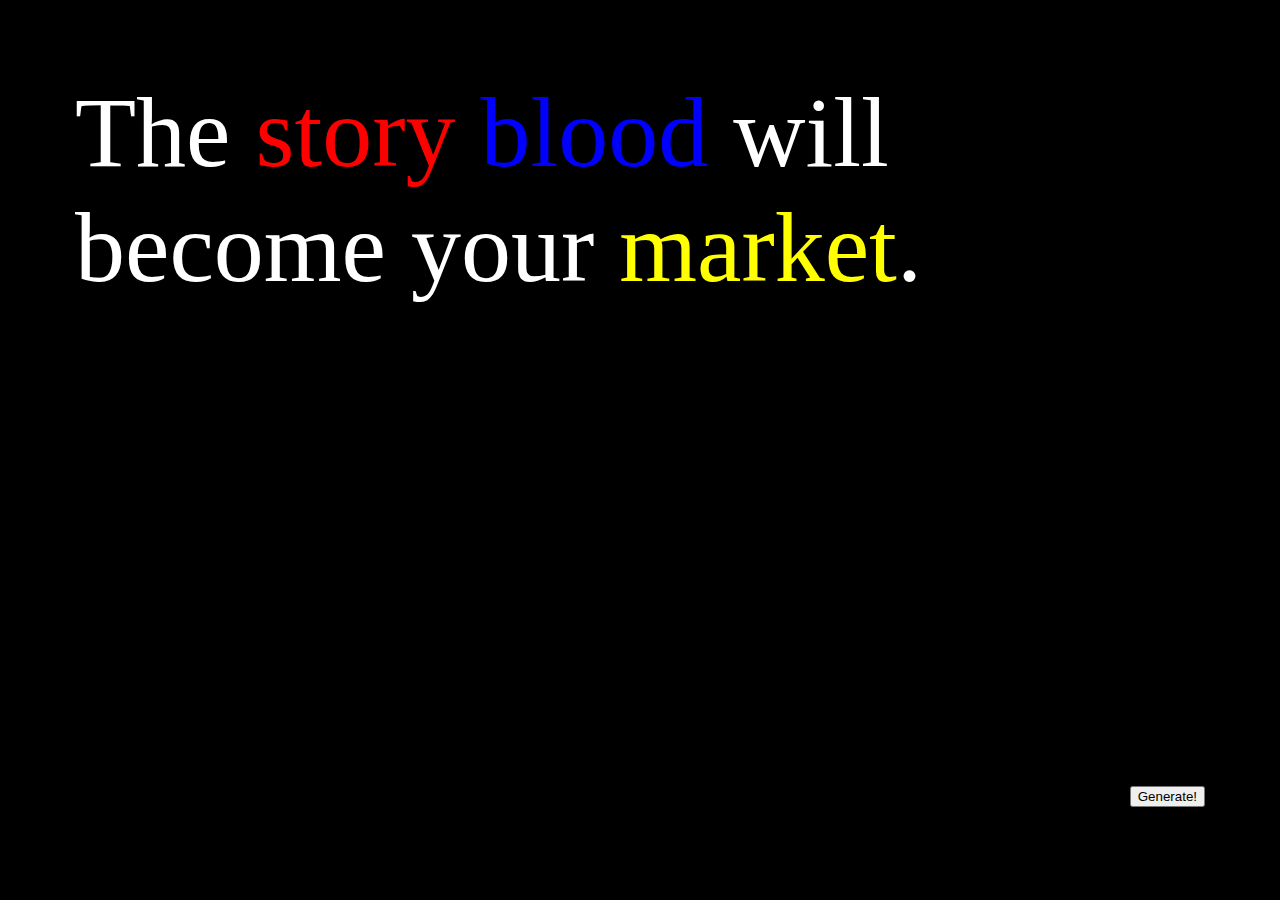
<file: generator/generator.html>
<!DOCTYPE html>
<html lang="en">

<head>

	<meta charset="utf-8">
	<meta name="viewport" content="width=device-width,initial-scale=1.0">
	<title>The Generator</title>
	<link rel="stylesheet" type="text/css" href="generator.css">
<script src="https://ajax.googleapis.com/ajax/libs/jquery/3.7.1/jquery.min.js"> </script>
</head>

<body>

	<!--
	This is the button.
	-->
	<div class="button-container">
		<button>Generate!</button>
	</div>

	<!--
	This is the visible portion.

	If you want your words or phrases to go side-by-side, use...

	<span></span>

    if you want your words or phrases to stack vertically, use...

    <div></div>

	in the code below.
	-->
	<div class="main">
	The <span class="list-one"></span> <span class="list-two"></span> will become your <span class="list-three"></span>.
</div>

<script type="text/javascript" src="generator.js"></script>

</body>

</html>
</file>
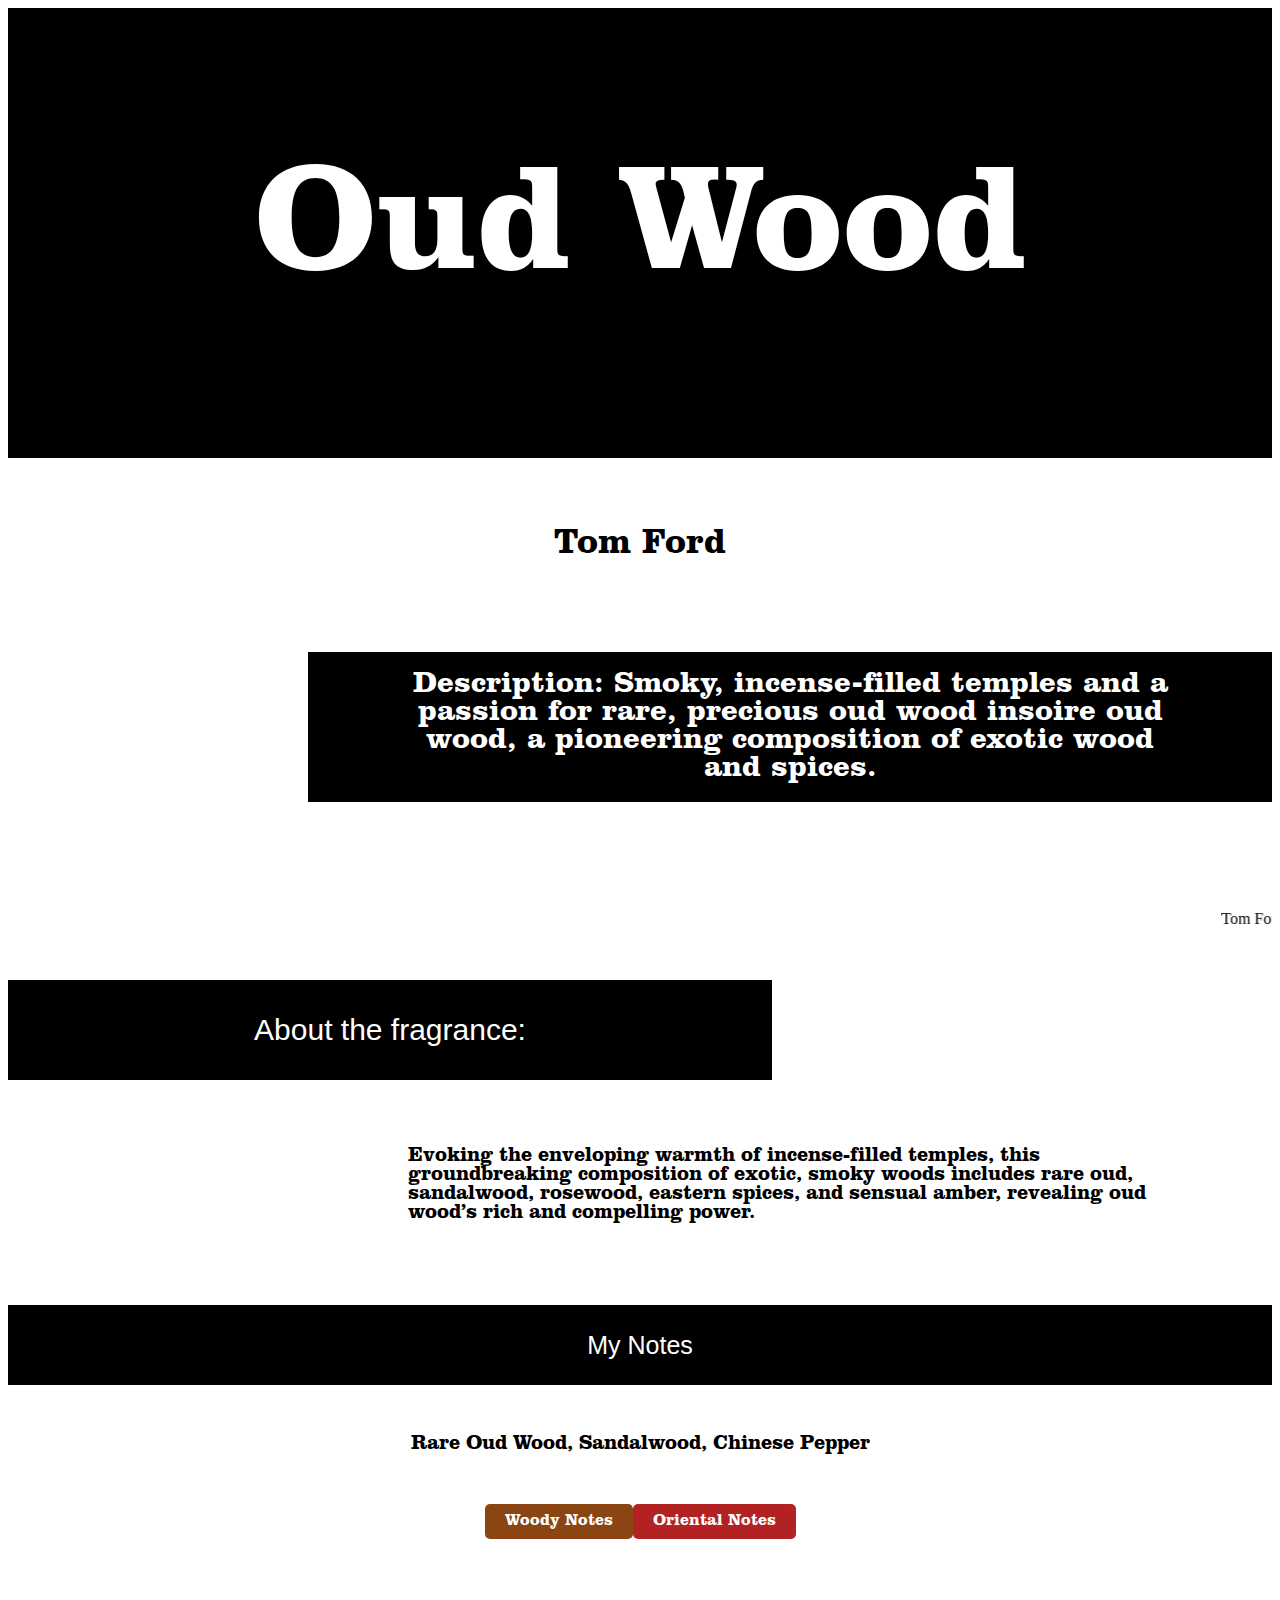
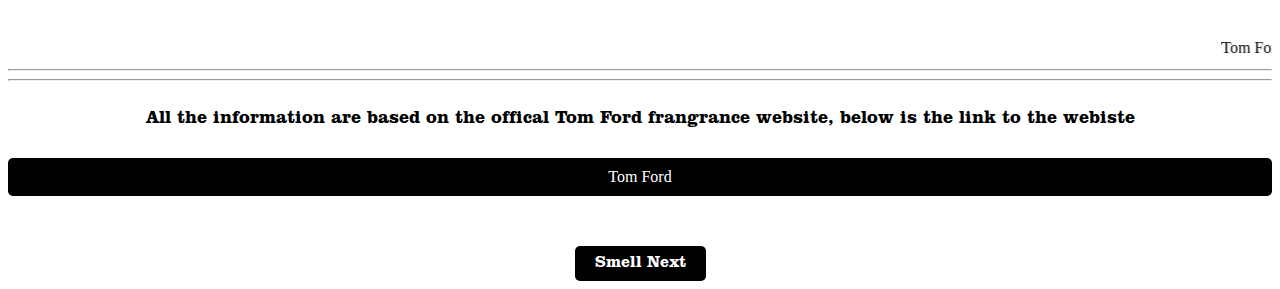
<file: entries/entry3/entry 3.html>
<!DOCTYPE html>
<html>
<head>
	<meta charset="utf-8">
	<meta name="viewport" content="width=device-width, initial-scale=1">
	<link rel="stylesheet" type="text/css" href="style1.css">
	<title>entry 3</title>
</head>

<body>
	<div class="tomford">
		<h1>Oud Wood</h1>
	</div>
</body>

<br><br>
<body2> 
	<div class="oud">
		<p>Tom Ford</p>
	</div>
	<br><br><br>
		<div class="des1">
			<p2><strong>Description:</strong> Smoky, incense-filled temples and a passion for rare, precious oud wood insoire oud wood, a pioneering composition of exotic wood and spices.</p2>
		</div>
		<br><br><br><br><br>

</body2>

<br>

<marquee> Tom Ford &nbsp &nbsp &nbsp &nbsp &nbsp &nbsp &nbsp &nbsp Tom Ford &nbsp &nbsp &nbsp &nbsp &nbsp &nbsp &nbsp &nbsp Tom Ford &nbsp &nbsp &nbsp &nbsp &nbsp &nbsp &nbsp &nbsp Tom Ford &nbsp &nbsp &nbsp &nbsp &nbsp &nbsp &nbsp &nbsp Tom Ford &nbsp &nbsp &nbsp &nbsp &nbsp &nbsp &nbsp &nbsp Tom Ford &nbsp &nbsp &nbsp &nbsp &nbsp &nbsp &nbsp &nbsp Tom Ford &nbsp &nbsp &nbsp &nbsp &nbsp &nbsp &nbsp &nbsp Tom Ford &nbsp &nbsp &nbsp &nbsp &nbsp &nbsp &nbsp &nbsp Tom Ford &nbsp &nbsp &nbsp &nbsp &nbsp &nbsp &nbsp &nbsp Tom Ford &nbsp &nbsp &nbsp &nbsp &nbsp &nbsp &nbsp &nbsp Tom Ford &nbsp &nbsp &nbsp &nbsp &nbsp &nbsp &nbsp &nbsp Tom Ford &nbsp &nbsp &nbsp &nbsp &nbsp &nbsp &nbsp &nbsp Tom Ford &nbsp &nbsp &nbsp &nbsp &nbsp &nbsp &nbsp &nbsp Tom Ford &nbsp &nbsp &nbsp &nbsp &nbsp &nbsp &nbsp &nbsp Tom Ford &nbsp &nbsp &nbsp &nbsp &nbsp &nbsp &nbsp &nbsp
</marquee>
<br>
<br>

<body3> 
	<div class="oud2">
		<p5> About the fragrance:</p5>
	</div>
	<div class="des2">
		<p6>Evoking the enveloping warmth of incense-filled temples, this groundbreaking composition of exotic, smoky woods includes rare oud, sandalwood, rosewood, eastern spices, and sensual amber, revealing oud wood’s rich and compelling power. 
		</p6>
	</div>

	<div class="oud3">
		<p7> My Notes</p7>
	</div>

	<div class="des3">
		<p8>Rare Oud Wood, Sandalwood, Chinese Pepper</p8>
	</div>
			<div class="noteblock">
				<p3>Woody Notes</p3>
				<p4>Oriental Notes</p4>
			</div>
		</body3>

<marquee> Tom Ford &nbsp &nbsp &nbsp &nbsp &nbsp &nbsp &nbsp &nbsp Tom Ford &nbsp &nbsp &nbsp &nbsp &nbsp &nbsp &nbsp &nbsp Tom Ford &nbsp &nbsp &nbsp &nbsp &nbsp &nbsp &nbsp &nbsp Tom Ford &nbsp &nbsp &nbsp &nbsp &nbsp &nbsp &nbsp &nbsp Tom Ford &nbsp &nbsp &nbsp &nbsp &nbsp &nbsp &nbsp &nbsp Tom Ford &nbsp &nbsp &nbsp &nbsp &nbsp &nbsp &nbsp &nbsp Tom Ford &nbsp &nbsp &nbsp &nbsp &nbsp &nbsp &nbsp &nbsp Tom Ford &nbsp &nbsp &nbsp &nbsp &nbsp &nbsp &nbsp &nbsp Tom Ford &nbsp &nbsp &nbsp &nbsp &nbsp &nbsp &nbsp &nbsp Tom Ford &nbsp &nbsp &nbsp &nbsp &nbsp &nbsp &nbsp &nbsp Tom Ford &nbsp &nbsp &nbsp &nbsp &nbsp &nbsp &nbsp &nbsp Tom Ford &nbsp &nbsp &nbsp &nbsp &nbsp &nbsp &nbsp &nbsp Tom Ford &nbsp &nbsp &nbsp &nbsp &nbsp &nbsp &nbsp &nbsp Tom Ford &nbsp &nbsp &nbsp &nbsp &nbsp &nbsp &nbsp &nbsp Tom Ford &nbsp &nbsp &nbsp &nbsp &nbsp &nbsp &nbsp &nbsp
</marquee>
<hr>
<hr>
<body4> 
	<div class="end">
	<p9>All the information are based on the offical Tom Ford frangrance website, below is the link to the webiste</p9>
</div>
	<a href="https://www.tomford.com/oud-wood-eau-de-parfum/T1-OUD-WOOD.html" target=”blank” class="tfwebsite">Tom Ford</a>

			<div class="navi"><a href="../entry4/entry 4.html" class="button">Smell Next</a></div>

		</body4>
</html>
</file>
<file: style.css>
@font-face {
	font-family: 'agbalumo';
	src:  url('font/agbalumo-regular.ttf') format('truetype');
	font-weight: normal;
	font-style: normal;
}


.topic {
	font-size: 170px;
	display: flex;
	justify-content: center;
	font-family: 'agbalumo';
    margin-top: -5%;
    text-underline-position
}

.topic2 {
    font-size: 150px;
    display: flex;
    justify-content: center;
    font-family: 'agbalumo';
    margin-top: -15%;

}


.list {
	display: flex;
    flex-wrap: wrap;
	font-size: 30px;


}

.name {
    display: flex;
    justify-content: space-around;
    margin: 30px;
    align-items: baseline;
    
}

        .button {
            display: inline-block;
            padding: 10px 20px;
            background-color: grey;
            color: #fff;
            text-decoration: none;
            border: none;
            border-radius: 5px;
            cursor: pointer;
        }

            .button1 {
            display: inline-block;
            padding: 10px 20px;
            background-color: #7FFFD4;
            color: #fff;
            text-decoration: none;
            border: none;
            border-radius: 5px;
            cursor: pointer;
        }
            .button2 {
            display: inline-block;
            padding: 10px 20px;
            background-color: #000;
            color: #fff;
            text-decoration: none;
            border: none;
            border-radius: 5px;
            cursor: pointer;
        }

            .button3 {
            display: inline-block;
            padding: 10px 20px;
            background-color: #F0E68C;
            color: #fff;
            text-decoration: none;
            border: none;
            border-radius: 5px;
            cursor: pointer;
        }

            .button4 {
            display: inline-block;
            padding: 10px 20px;
            background-color: #FFA500;
            color: #fff;
            text-decoration: none;
            border: none;
            border-radius: 5px;
            cursor: pointer;
        }
            .button5 {
            display: inline-block;
            padding: 10px 20px;
            background-color: #8FBC8F;
            color: #fff;
            text-decoration: none;
            border: none;
            border-radius: 5px;
            cursor: pointer;
        }
            .button6 {
            display: inline-block;
            padding: 10px 20px;
            background-color: #add9b2;
            color: #fff;
            text-decoration: none;
            border: none;
            border-radius: 5px;
            cursor: pointer;
        }
        .button7 {
            display: inline-block;
            padding: 10px 20px;
            background-color: blue;
            color: #fff;
            text-decoration: none;
            border: none;
            border-radius: 5px;
            cursor: pointer;
        }
        .button8 {
            display: inline-block;
            padding: 10px 20px;
            background-color: #DB7093;
            color: #fff;
            text-decoration: none;
            border: none;
            border-radius: 5px;
            cursor: pointer;
        }
        .button9 {
            display: inline-block;
            padding: 10px 20px;
            background-color: #8B0000;
            color: #fff;
            text-decoration: none;
            border: none;
            border-radius: 5px;
            cursor: pointer;
        }

.sentence {
	font-size: 50px;
	margin-top: 10%;
	color: #FFF;
}
</file>
<file: entries/entry10/style.css>
@font-face {
    font-family: 'quantico';
    src: url('fonts/quantico/quantico-bold.ttf') format('truetype');
    font-weight: normal;
    font-style: normal;
}

@font-face {
    font-family: 'pridi';
    src: url('fonts/pridi/pridi-regular.ttf') format('truetype');
    font-weight: normal;
    font-style: normal;
}    

    body {
      display: flex;
      justify-content: center;
      align-items: center;
      height: 100vh;
      background: linear-gradient(#8B0000,#000);
    }
    .content {
      display: none;
      text-align: center;
            color: #B22222;
    }
    img {
      max-width: 300px;
      max-height: 300px;
      position: fixed;
      top: 20px;
    }
    button {
      margin: 5px;
      padding: 10px 20px;
      font-size: 20px;
      font-family: quantico;
      background-color: #000;
      color: #8B0000;
    }

    .button1 {
    font-family: quantico;
    font-size: 70px;
    position: fixed;
    top: 100px;
    right: 100px;
    animation: popup 2s ease infinite;
}

@keyframes popup {
  0% {
    transform: translate(0px, 0px);
  }
  50% {
    transform: translate(0px, -20px);
  }
  100% {
    transform: translate(0px, 0px);
  }
    }

    .button3 {
      font-family: pridi;
      font-size: 20px;
      padding-left: 20%;
      padding-right: 20%;
      position: fixed;
      bottom: 5px;
    }

    .button4 {
      font-family: pridi;
      font-size: 20px;
    }

            .button {
    display: inline-block;
    padding: 10px 20px;
    background-color: #000;
    color: red;
    text-decoration: none;
    border: none;
    border-radius: 5px;
    cursor: pointer;
    margin-top: 50px;
        font-family: quantico;
}

.button:hover {
            background-color: darkred;
        }

.navi {
            display: flex;
            justify-content: center;
        }
</file>
<file: entries/entry6/style.css>
body {
    background: #2E8B57;
}


.clickme {
    display: flex;
    justify-content: center;
    align-items: center;
    min-height: 100vh;
    background-image: url(img/forest.jpg);
    border: 10px solid #000;
}

.clickme p {
    text-align: center;
    font-size: 100px;
    font-family: sans-serif;
}

.clickme a {
    color: white;
}

.topic {
    display: flex;
    justify-content: center;
    align-items: center;
    min-height: 160vh;  
    flex-direction: column;
    color: white;
    background: repeating-linear-gradient(#008B8B,#00FA9A);
}

.name {
    font-size: 120px;
}

.name:hover {
        background: -webkit-radial-gradient(#40ff00, #7d81ff, #00ed8a);
  -webkit-background-clip: text;
  -webkit-text-fill-color: transparent;
}

.type {
    font-size: 50px;
    margin-left: 40%;
}


.see {
    margin-top: 20%;
}

.topic a {
    font-size: 30px;
}

.mainimg {
    display: flex;
    justify-content: space-evenly;
    min-height: 100vh;
    background: repeating-linear-gradient(#00FA9A,#00CED1);
}

 .down-arrow {
            width: 0;
            height: 0;
            border-left: 40px solid transparent;
            border-right: 40px solid transparent;
            border-top: 60px solid #FFF; 
            margin: 0 auto;
            margin-top: 30%;

        }

.mainimg img {
    width: 50%;
    height: 50%;
}

.bottle:hover {
    content: url(img/picdis.jpg);
}

.para {
    display: flex;
    flex-direction: column;
    justify-content: space-evenly;
    min-height: 100vh;  
    align-items: center;
    background: repeating-linear-gradient(#00CED1,#FFF);
    font-family: sans-serif;
}

.para p {
    margin: 10%;
    font-size: 55px;
    background: -webkit-radial-gradient(#2E8B57, #7d81ff);
  -webkit-background-clip: text;
  -webkit-text-fill-color: transparent;
}

.down-arrow2 {
            width: 0;
            height: 0;
            border-left: 40px solid transparent;
            border-right: 40px solid transparent;
            border-top: 60px solid #000; 
            margin: 0 auto;
            margin-top: -10%;
 }

.mynotes {
    display: flex;
    flex-direction: column;
    justify-content: center;
    align-items: center;
    min-height: 50vh;
    background-color: white;
}

.my {
    font-size: 50px;
}

.notes {
    font-size: 35px;
}

@media (max-width: 768px) {

.clickme {
    display: flex;
    justify-content: center;
    align-items: center;
    min-height: 100vh;
    background-image: url(img/forest.jpg);
    border: 10px solid #000;
}

.clickme p {
    text-align: center;
    font-size: 50px;
    font-family: sans-serif;
}

.clickme a {
    color: white;
}

.topic {
    display: flex;
    justify-content: center;
    align-items: center;
    min-height: 160vh;  
    flex-direction: column;
    color: white;
    background: repeating-linear-gradient(#008B8B,#00FA9A);
}

.name {
    font-size: 90px;
}

.name:hover {
    background: -webkit-radial-gradient(#40ff00, #7d81ff, #00ed8a);
  -webkit-background-clip: text;
  -webkit-text-fill-color: transparent;
}

.type {
    font-size: 30px;
    margin-left: 40%;
}


.see {
    margin-top: 20%;
}

.topic a {
    font-size: 15px;
}

.mainimg {
    display: flex;
    justify-content: space-evenly;
    min-height: 100vh;
    background: repeating-linear-gradient(#00FA9A,#00CED1);
}

 .down-arrow {
            width: 0;
            height: 0;
            border-left: 20px solid transparent;
            border-right: 20px solid transparent;
            border-top: 30px solid #FFF; 
            margin: 0 auto;
            margin-top: 30%;

        }

.mainimg img {
    width: 50%;
    height: 50%;
}

.bottle:hover {
    content: url(img/picdis.jpg);
}

.para {
    display: flex;
    flex-direction: column;
    justify-content: space-evenly;
    min-height: 100vh;  
    align-items: center;
    background: repeating-linear-gradient(#00CED1,#FFF);
    font-family: sans-serif;
}

.para p {
    margin: 10%;
    font-size: 30px;
    background: -webkit-radial-gradient(#2E8B57, #7d81ff);
  -webkit-background-clip: text;
  -webkit-text-fill-color: transparent;
}

.down-arrow2 {
            width: 0;
            height: 0;
            border-left: 40px solid transparent;
            border-right: 40px solid transparent;
            border-top: 60px solid #000; 
            margin: 0 auto;
            margin-top: -10%;
 }

.mynotes {
    display: flex;
    flex-direction: column;
    justify-content: center;
    align-items: center;
    min-height: 50vh;
    background-color: white;
}

.my {
    font-size: 25px;
}

.notes {
    font-size: 20px;
}


}

.button {
    display: inline-block;
    padding: 10px 20px;
    background-color: #008B8B;
    color: #fff;
    text-decoration: none;
    border: none;
    border-radius: 5px;
    cursor: pointer;
    margin-top: 50px;
}

.button:hover {
            background-color: #00FA9A;
        }

.navi {
            display: flex;
            justify-content: center;
        }
</file>
<file: entries/entry7/style.css>
@font-face {
    font-family: 'caveat';
    src: url('fonts/caveat/caveat-variableFont_wght.ttf') format('truetype');
    font-weight: normal;
    font-style: normal;
}

@font-face {
    font-family: 'pacifico';
    src: url('fonts/pacifico/pacifico-regular.ttf') format('truetype');
    font-weight: normal;
    font-style: normal;
}

@font-face {
    font-family: 'zeyada';
    src: url('fonts/zeyada/zeyada-regular.ttf') format('truetype');
    font-weight: normal;
    font-style: normal;
}

@font-face {
    font-family: 'clarendon';
    src: url('fonts/clarendon/clarendonbt-bold.ttf') format('truetype');
    font-weight: normal;
    font-style: normal;
}

body {
	background: linear-gradient(#FFF,#add9b2);
}


.phy {
	display: flex;
	flex-direction: column;
	align-content: center;
	justify-content: center;
}

.text {
	font-size: 120px;
	font-family: clarendon;
	text-align: center;
	position: absolute;
	top: 50%;
	left: 50%;
	transform: translate(-50%,-50%);
}

.main {
	font-family: zeyada;
	font-size: 50px;
	margin-top: 25%;
	margin-left: 25%;
	margin-right: 25%;
	justify-content: center;
}

.tree {
	display: flex;
	justify-content: center;
}

img {
	max-width: 30%;
	display: flex;
	justify-content: space-evenly;
	margin: auto;
	padding: auto;
}



svg {
	max-width: 50%;
	display: block;
	margin: auto;
	align-content: center;
	animation-name: bigtosmall;
	animation-duration: 4s;
	animation-iteration-count: 1;
}

@keyframes bigtosmall {
	0%, 100% {
		transform: scale(0);
		rotate: 0deg;
	}
	50% {
		transform: scale(2);
		rotate: 360deg;
	}
}

@keyframes fadeinout {
	0%, 100% {
		opacity: 0;
	}
	50% {
		opacity: 1;
	}
} 

.edt {
	animation: fadeinout 4s linear infinite;
}

.edp {
	animation: fadeinout 4s linear infinite;
}




.parfum {
	font-family: clarendon;
	font-size: 35px;
	color: #FFF;
	margin-left: 20%;
	position: sticky;
	top: 500px;
}

.toilette {
	font-family: clarendon;
	font-size: 35px;
	color: #FFF;
	margin-left: 60%;
	position: sticky;
	top: 100px;
}

.my {
	font-size: 30px;
	font-family: caveat;
	display: flex;
	justify-content: space-evenly;
	margin: 10%;
	background-color: #FFF;
}

.button {
    display: inline-block;
    padding: 10px 20px;
    background-color: green;
    color: #fff;
    text-decoration: none;
    border: none;
    border-radius: 5px;
    cursor: pointer;
    margin-top: 50px;
    	font-family: zeyada;
}

.button:hover {
            background-color: lightpink;
        }

.navi {
            display: flex;
            justify-content: center;
        }
</file>
<file: entries/entry8/style.css>
@font-face {
    font-family: 'megrim';
    src: url('fonts/megrim/megrim-regular.ttf') format('truetype');
    font-weight: normal;
    font-style: normal;
}

@font-face {
    font-family: 'rubikmoonrocks';
    src: url('fonts/rubikmoonrocks/rubikmoonrocks-regular.ttf') format('truetype');
    font-weight: normal;
    font-style: normal;
}

@font-face {
    font-family: 'shadowsintolight';
    src: url('fonts/shadowsintolight/shadowsintolight-regular.ttf') format('truetype');
    font-weight: normal;
    font-style: normal;
}

body {
    background: linear-gradient(#FFF, DodgerBlue);
}

.perfume {
    font-family: rubikmoonrocks;
    font-size: 100px;
    color: blue;
    justify-content: center;
    display: flex;
    margin-top: 25%;
    margin-bottom: 20%;
    animation: popup 2s ease infinite;
}

@keyframes popup {
  0% {
    transform: translate(0px, 0px);
  }
  50% {
    transform: translate(0px, -20px);
  }
  100% {
    transform: translate(0px, 0px);
  }
}

.img {
    display: flex;
    justify-content: center;
    min-width: 25%;
    margin-bottom: 20%;
}

.title {
    border-bottom: 1px solid black;
    padding: 20px;
    cursor: pointer;
    font-size: 50px;
    font-family: rubikmoonrocks;
    color: white;
}

.title:hover {
    background: blue;
}

.content {
    padding: 20px;
    display: none;
    border-bottom: 1px solid black;
    color: blue;
    font-family: shadowsintolight;
    font-size: 25px;
    padding-left: 15%;
}

.button {
    display: inline-block;
    padding: 10px 20px;
    background-color: #007bff;
    color: #fff;
    text-decoration: none;
    border: none;
    border-radius: 5px;
    cursor: pointer;
    margin-top: 50px;
        font-family: rubikmoonrocks;
}

.button:hover {
            background-color: #0056b3;
        }

.navi {
            display: flex;
            justify-content: center;
        }
</file>
<file: entries/entry9/style.css>
@font-face {
    font-family: 'megrim';
    src: url('fonts/megrim/megrim-regular.ttf') format('truetype');
    font-weight: normal;
    font-style: normal;
}
@font-face {
    font-family: 'pacifico';
    src: url('fonts/pacifico/pacifico-regular.ttf') format('truetype');
    font-weight: normal;
    font-style: normal;
}

body {
    background: linear-gradient(#FFFAF0,#FFE4E1);
}

.name {
    font-family: megrim;
    font-size: 125px;
    display: flex;
    justify-content: center;
    color: #DB7093;
}

.img {
    display: flex;
    justify-content: center;
}


.title {
    border-bottom: 1px #FFC0CB;
    padding: 20px;
    cursor: pointer;
    font-size: 50px;
    font-family: pacifico;
    color: #DB7093;
}

.title:hover {
    background: #FFC0CB;
}

.content {
    padding: 20px;
    display: none;
    border-bottom: 1px #FFC0CB;
    color: #DB7093;
    font-family: megrim;
    font-size: 25px;
    padding-left: 15%;
}

.dis {
    display: flex;
    justify-content: center;
    padding-left: 30%;
    font-size: 35px;
    font-family: pacifico;
    color: #BC8F8F;

}

        .main {
            margin-left: 10%;
            color: #DB7093;
            font-size: 50px;
            font-family: pacifico;
        }

        .button-container {
padding-left: 20%;
padding-top: 5%;
            bottom: 75px;
            right: 75px;


        }

        button {
            font-size: 25px;
            font-family: pacifico;
            color: #DB7093;
        }

        .list-one {
            color: red;
            font-family: megrim;
            padding-left: 30%;
        }


        .button {
    display: inline-block;
    padding: 10px 20px;
    background-color: #DB7093;
    color: #fff;
    text-decoration: none;
    border: none;
    border-radius: 5px;
    cursor: pointer;
    margin-top: 50px;
        font-family: megrim;
}

.button:hover {
            background-color: #BC8F8F;
        }

.navi {
            display: flex;
            justify-content: center;
        }
</file>
<file: entries/entry7/svg/style.css>
svg {
	max-width: 50%;
}
</file>
<file: generator/generator.css>
body {
			margin: 75px;
			font-size: 100px;
			background: black;
		}

		.main {
			color: white;
		}

		.button-container {
			position: fixed;
			bottom: 75px;
			right: 75px;
		}

		.list-one {
			color: red;
		}

		.list-two {
			color: blue;
		}
        
        .list-three {
			color: yellow;
		}
</file>
<file: entries/entry3/style1.css>
@font-face {
    font-family: 'clarendonbt-bold';
    src: url('fonts/clarendonbt-bold.ttf');
    font-weight: normal;
    font-style: normal;
}

h1 { 
	font-size: 150px;
	text-align: center;
	color: #FFFFFF;
	font-family: clarendonbt-bold;
 }

.tomford {
 	background-color: #000000;
 	min-height: 50vh;
 	display: flex;
 	justify-content: center;
 	align-items: center;
 }
p {
	font-size: 35px;
	text-align: center;
	font-family: clarendonbt-bold;
}

.des1 {
	display: flex;
	margin-left: 300px;
	height: 150px;
	background-color: #000000;
	justify-content: center;
	align-items: center;
	font-family: clarendonbt-bold;
}
p2 {
 	font-size: 30px;
 	color: #FFFFFF;
 	text-align: center;
 	margin-left: 100PX;
 	margin-right: 100px;

 }

p3 {
	display: inline-block;
    padding: 10px 20px;
    background-color: #8B4513;
    color: #fff;
    text-decoration: none;
    border: none;
    border-radius: 5px;
    cursor: pointer;
}

p4 {
	display: inline-block;
    padding: 10px 20px;
    background-color: #B22222;
    color: #fff;
    text-decoration: none;
    border: none;
    border-radius: 5px;
    cursor: pointer;
}

.oud2 {
	display: flex;
	margin-right: 500px;
	margin-top: 30px;
	height: 100px;
	background-color: #000000;
	justify-content: center;
	align-items: center;
font-family: clarendonbt-bold;
}

p5 {
	color: #FFFFFF;
	font-size: 30px;
	font-family: sans-serif;
}

.des2 {
	display: flex;
	margin-left: 400px;
	margin-right: 100px;
	margin-top: 30px;
	margin-bottom: 45px;
	height: 150px;
	justify-content: center;
	align-items: center;
	font-family: clarendonbt-bold;
}

p6 {
	font-size: 20px;
}

.oud3 {
	display: flex;
	height: 80px;
	background-color: #000000;
	justify-content: center;
	align-items: center;
	font-family: clarendonbt-bold;
}

p7 {
	color: #FFFFFF;
	font-size: 25px;
	font-family: sans-serif;
}

.des3 {
	justify-content: center;
	align-items: center;
	display: flex;
	font-family: clarendonbt-bold;
}

p8 {
	margin-top: 50px;
	margin-bottom: 50px;
	font-size: 20px;
}

.noteblock {
	display: flex;
	justify-content: center;
	align-items: center;
	margin-bottom: 100px;
	font-family: clarendonbt-bold;
}

.end {
	justify-content: center;
	margin-top: 30px;
	display: flex;
	align-items: center;
}

p9 {
	font-size: 18px;
	font-family: clarendonbt-bold;
}

.tfwebsite {
            display: flex;
            margin-top: 30px;
            padding: 10px 20px;
            background-color: #000000;
            color: #fff;
            text-decoration: none;
            border: none;
            border-radius: 5px;
            cursor: pointer;
            justify-content: center;
            align-items: center;
        }
.tfwebsite:hover {
            background-color: #0056b3;
        }


    .button {
    display: inline-block;
    padding: 10px 20px;
    background-color: #000;
    color: #fff;
    text-decoration: none;
    border: none;
    border-radius: 5px;
    cursor: pointer;
    margin-top: 50px;
    	font-family: clarendonbt-bold;
}

.button:hover {
            background-color: #B22222;
        }

        .navi {
        	display: flex;
        	justify-content: center;
        }
</file>
